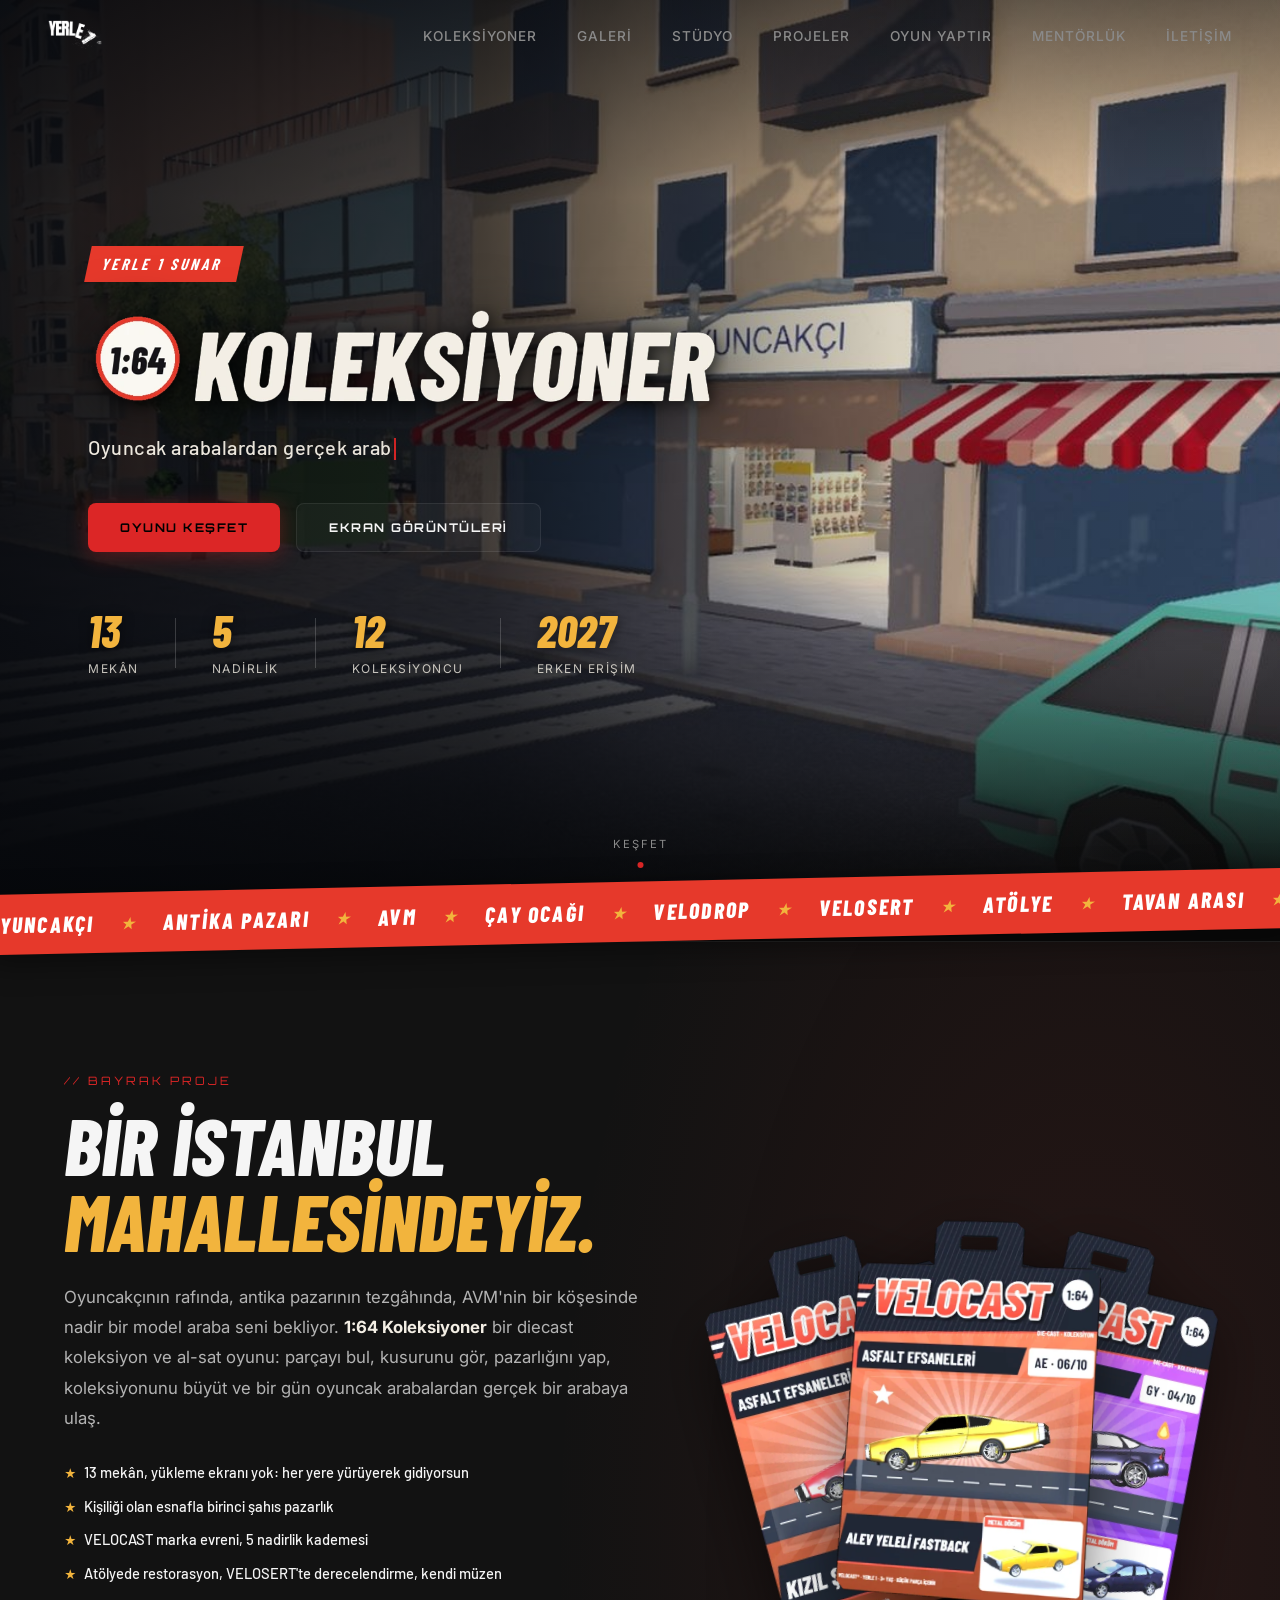
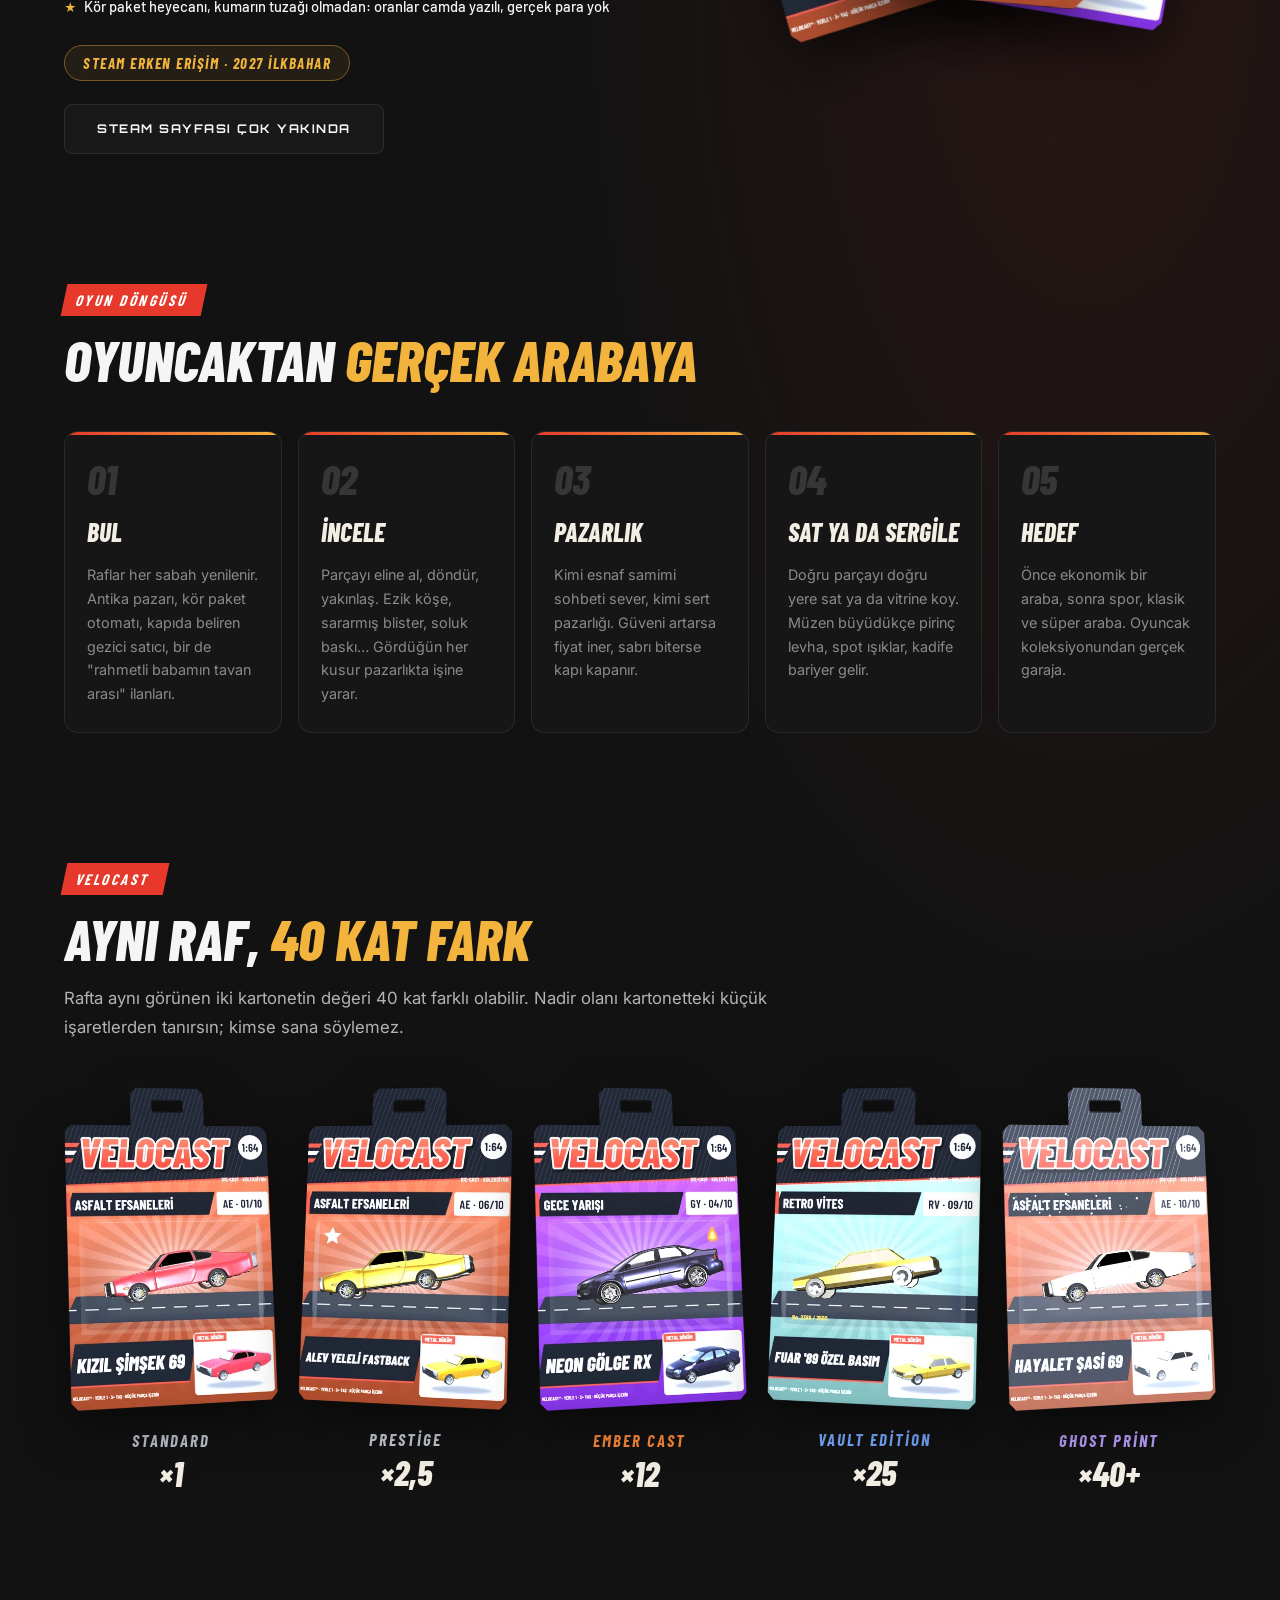
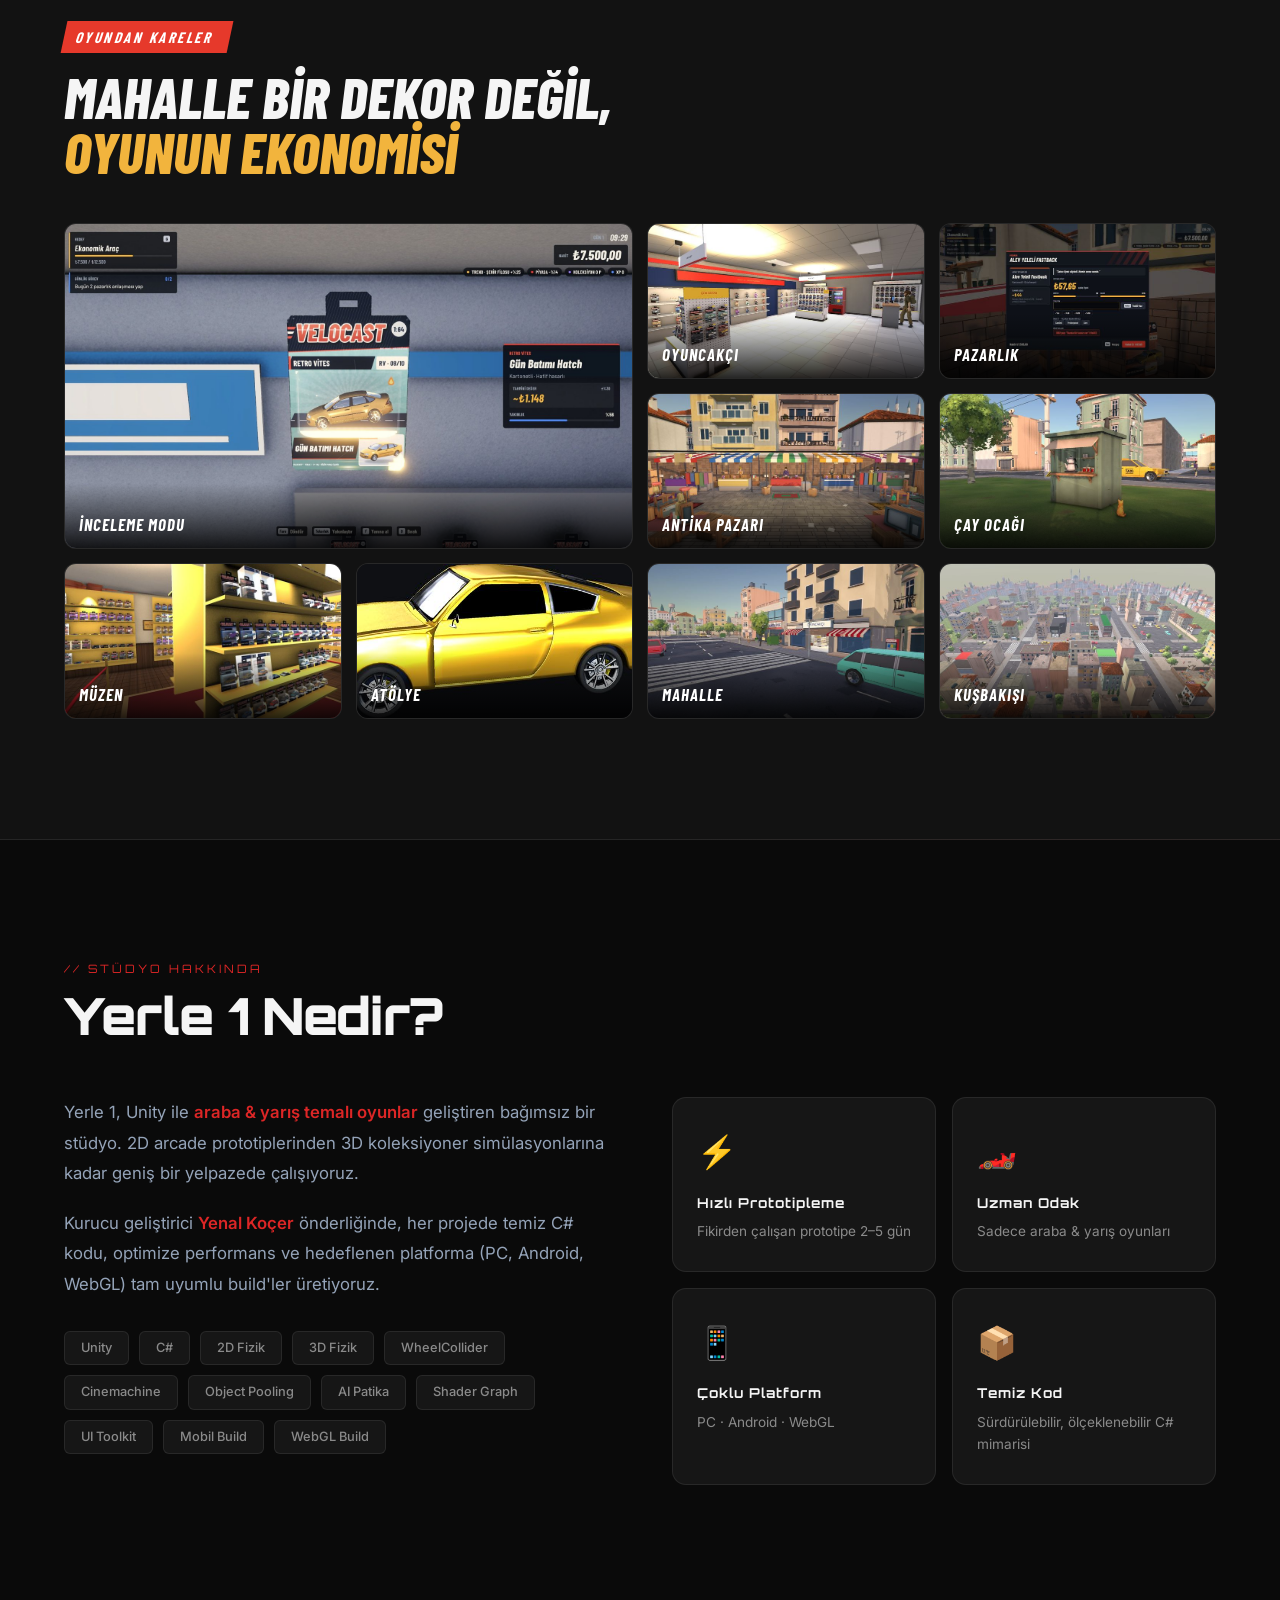
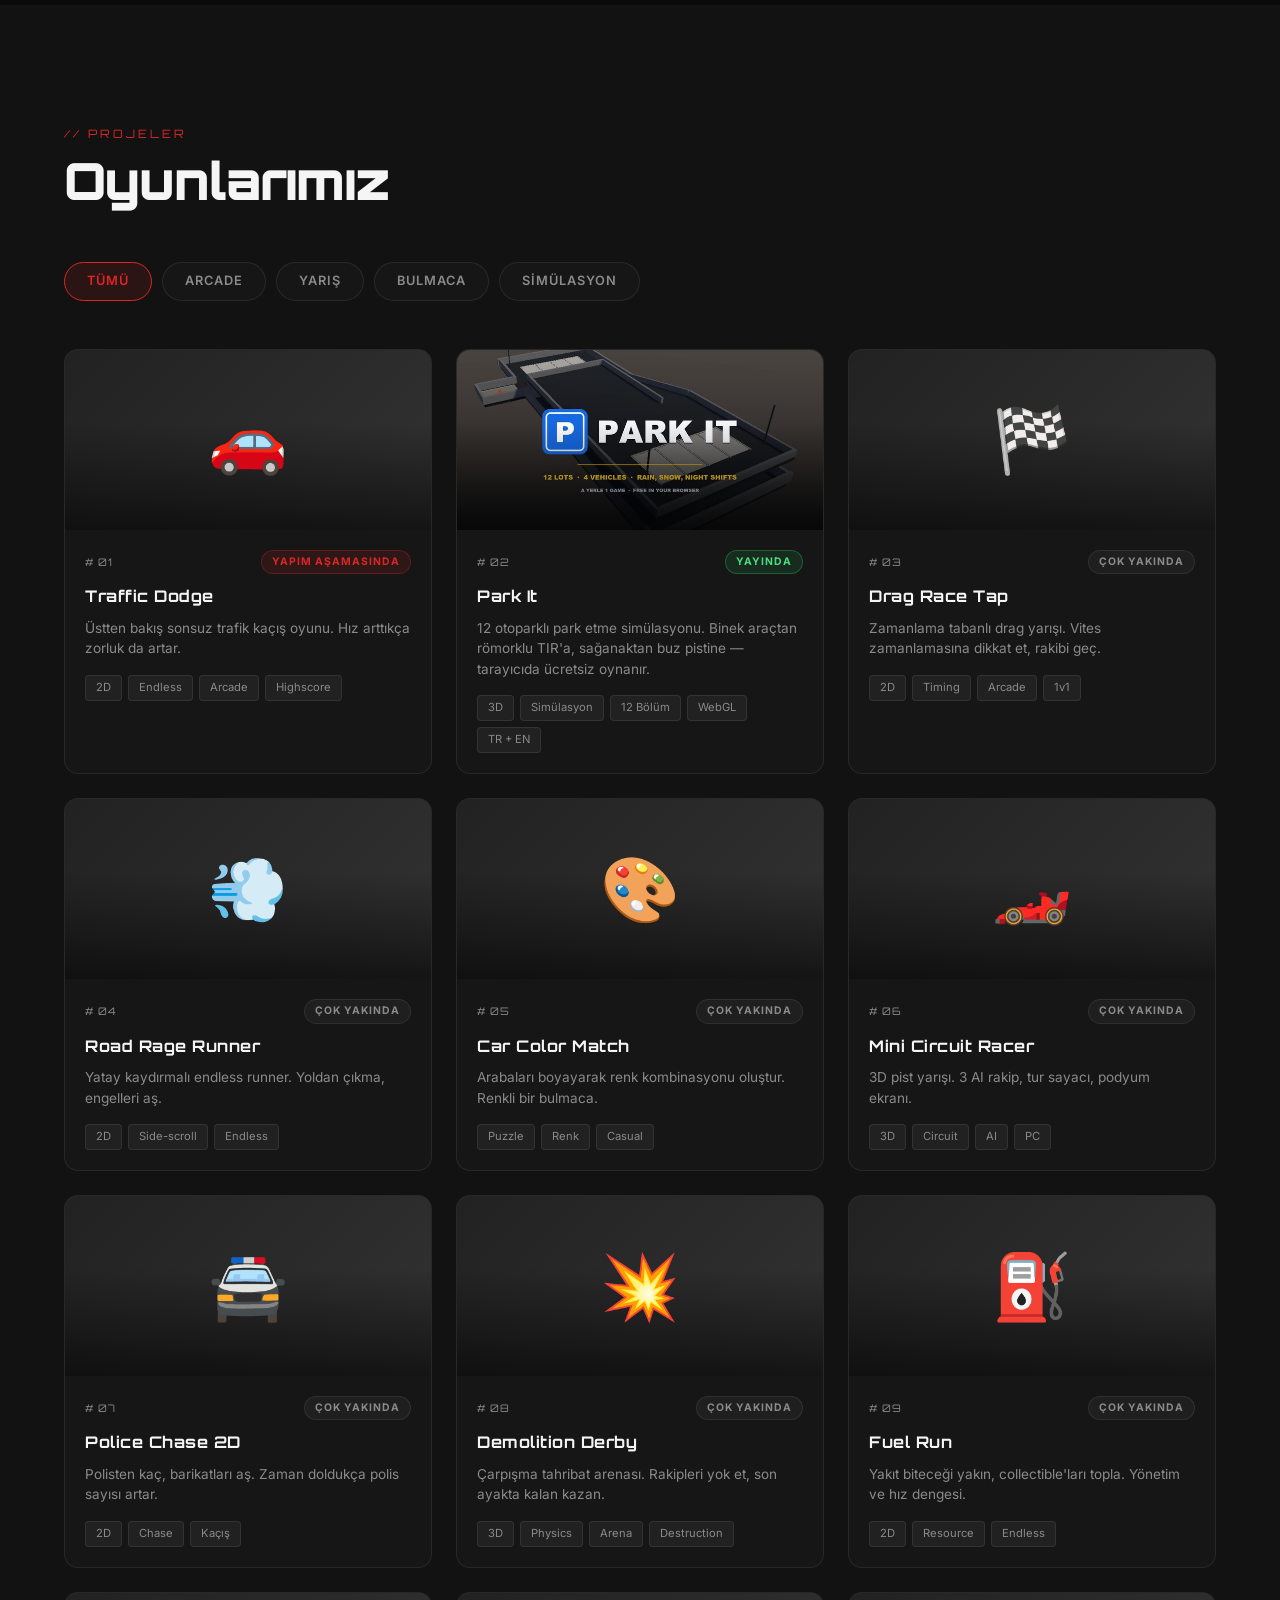
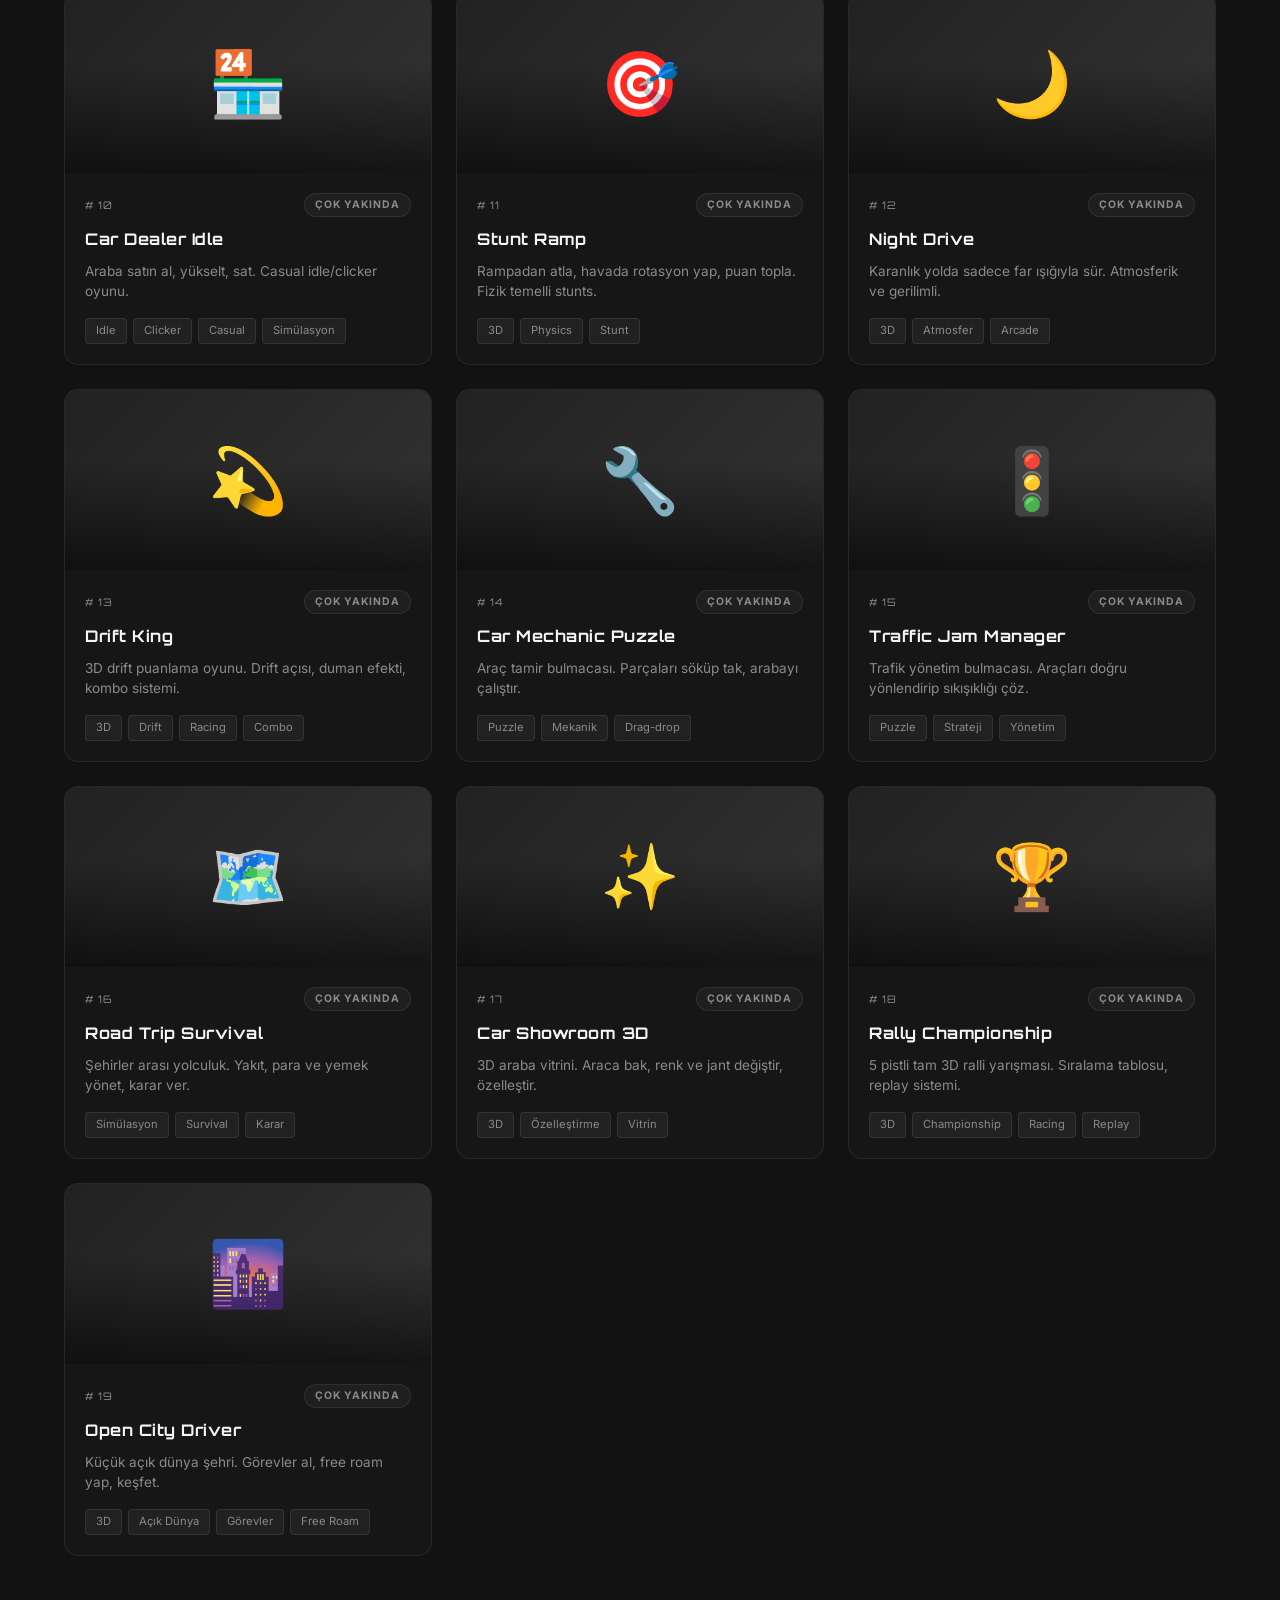
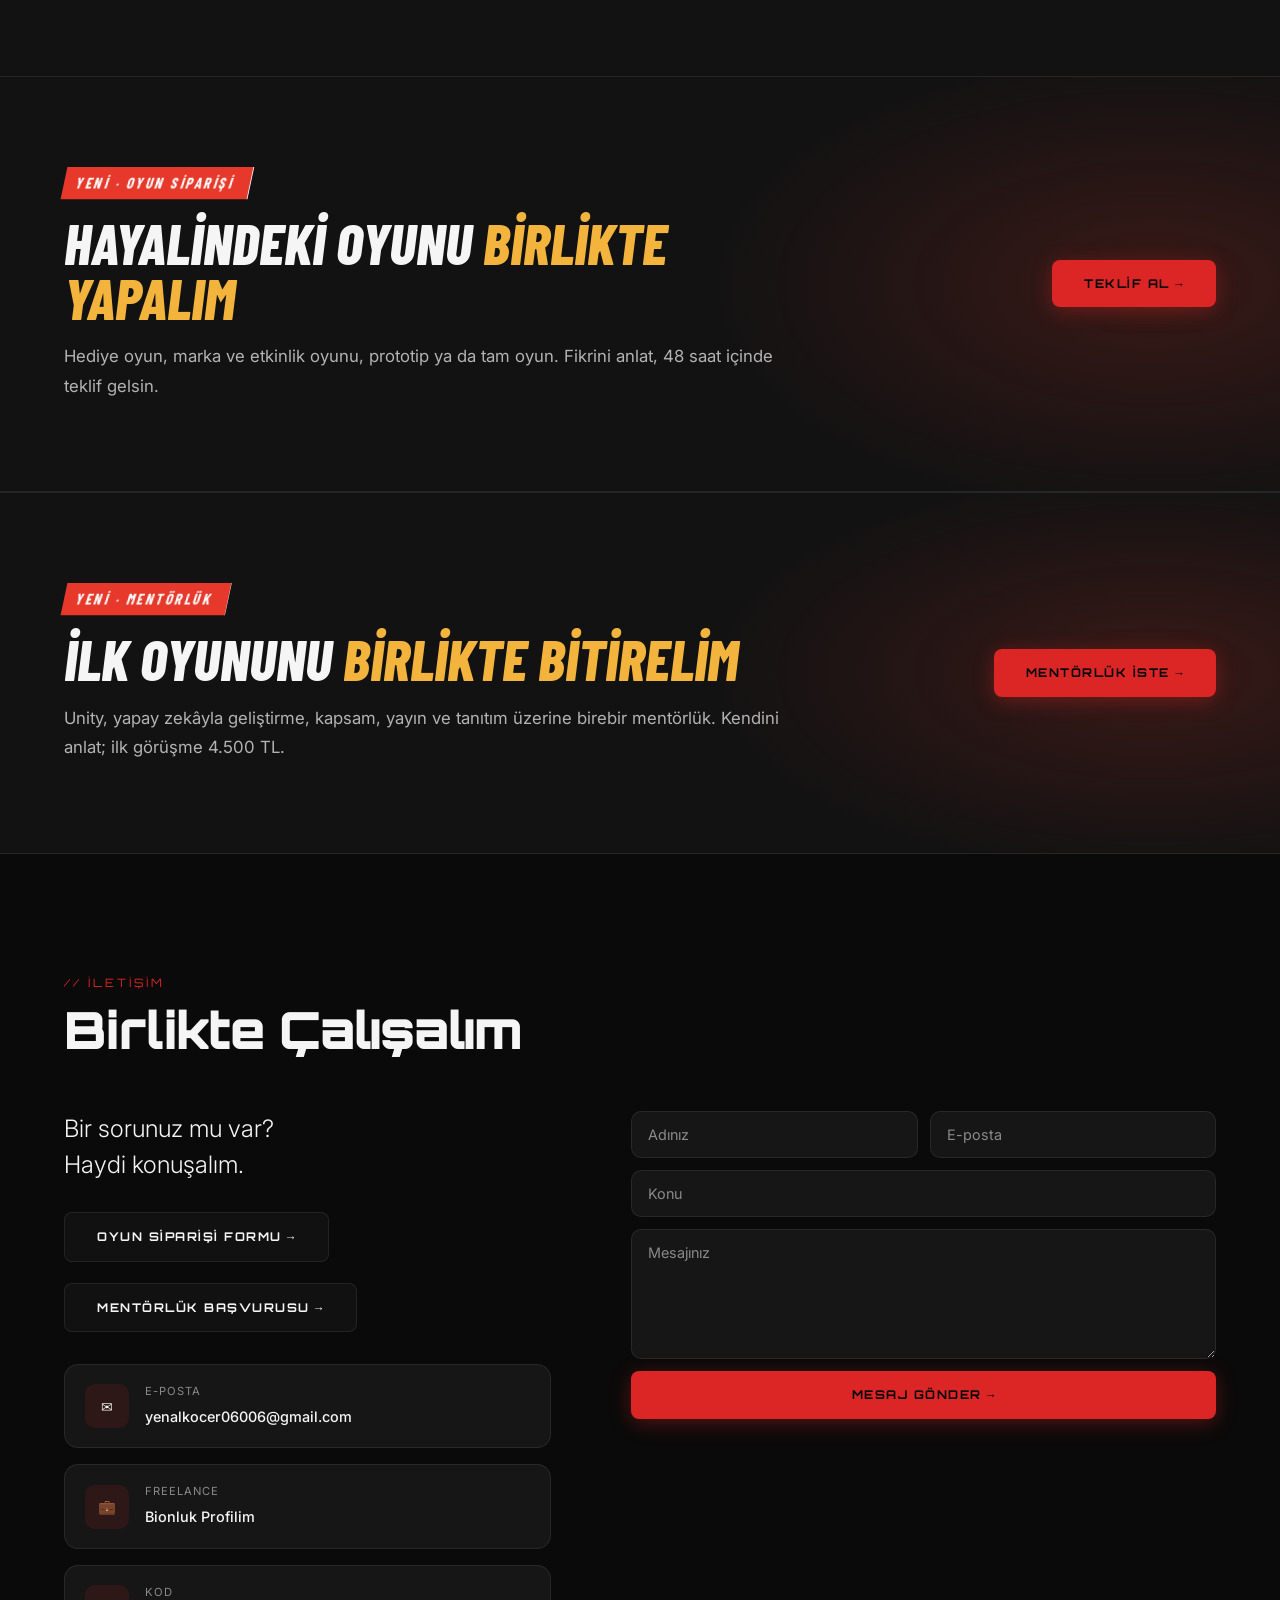
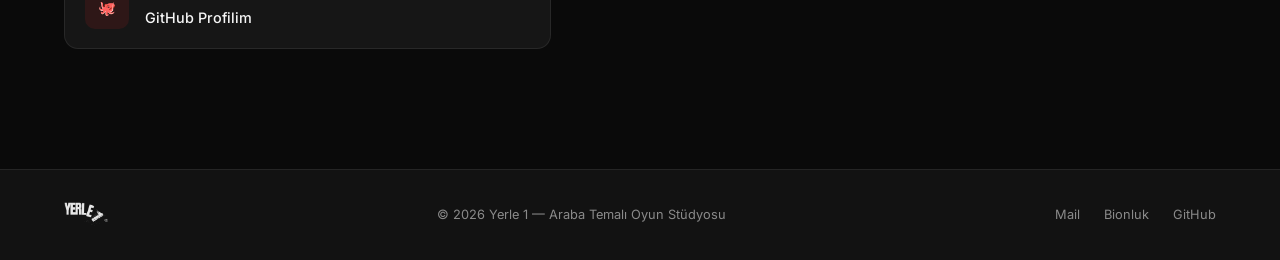
<file: index.html>
<!DOCTYPE html>
<html lang="tr">
<head>
  <meta charset="UTF-8">
  <meta name="viewport" content="width=device-width, initial-scale=1.0">
  <title>Yerle 1 — 1:64 Koleksiyoner</title>
  <meta name="description" content="Yerle 1 stüdyosunun bayrak oyunu 1:64 Koleksiyoner: bir İstanbul mahallesinde diecast koleksiyon ve al-sat oyunu. Steam Erken Erişim 2027.">
  <meta property="og:title" content="1:64 Koleksiyoner — Yerle 1">
  <meta property="og:description" content="Oyuncakçıdan antika pazarına: nadir model arabaları bul, pazarlık yap, koleksiyonunu büyüt.">
  <meta property="og:image" content="https://yenalkocer.github.io/assets/kol/hero.jpg">
  <link rel="preconnect" href="https://fonts.googleapis.com">
  <link rel="preconnect" href="https://fonts.gstatic.com" crossorigin>
  <link href="https://fonts.googleapis.com/css2?family=Orbitron:wght@400;600;700;900&family=Barlow+Condensed:ital,wght@0,700;1,700;1,800&family=Barlow:wght@500;600&family=Inter:wght@300;400;500;600&display=swap" rel="stylesheet">
  <link rel="stylesheet" href="style.css">
</head>
<body>

  <!-- NAV -->
  <nav class="nav" id="nav">
    <a href="#hero" class="nav__logo"><img src="assets/logo-mark.png" alt="Yerle 1"></a>
    <ul class="nav__links" id="navLinks">
      <li><a href="#koleksiyoner" class="nav__link">Koleksiyoner</a></li>
      <li><a href="#galeri" class="nav__link">Galeri</a></li>
      <li><a href="#about" class="nav__link">Stüdyo</a></li>
      <li><a href="#games" class="nav__link">Projeler</a></li>
      <li><a href="siparis.html" class="nav__link">Oyun Yaptır</a></li>
      <li><a href="mentorluk.html" class="nav__link">Mentörlük</a></li>
      <li><a href="#contact" class="nav__link">İletişim</a></li>
    </ul>
    <button class="nav__burger" id="burger" aria-label="Menü">
      <span></span><span></span><span></span>
    </button>
  </nav>

  <!-- HERO — 1:64 KOLEKSİYONER -->
  <section class="hero" id="hero">
    <div class="hero__bg"><img src="assets/kol/hero.jpg" alt="" fetchpriority="high"></div>
    <div class="hero__shade"></div>
    <div class="hero__content reveal">
      <span class="kol-kicker">Yerle 1 sunar</span>
      <h1 class="hero__title"><img src="assets/kol/logo.webp" alt="1:64 Koleksiyoner" class="hero__game-logo"></h1>
      <p class="hero__sub" id="typewriter"></p>
      <div class="hero__cta">
        <a href="#koleksiyoner" class="btn btn--primary">Oyunu Keşfet</a>
        <a href="#galeri" class="btn btn--ghost">Ekran Görüntüleri</a>
      </div>
      <div class="hero__stats">
        <div class="hero__stat">
          <b class="count" data-to="13">0</b>
          <span>Mekân</span>
        </div>
        <div class="hero__stat-divider"></div>
        <div class="hero__stat">
          <b class="count" data-to="5">0</b>
          <span>Nadirlik</span>
        </div>
        <div class="hero__stat-divider"></div>
        <div class="hero__stat">
          <b class="count" data-to="12">0</b>
          <span>Koleksiyoncu</span>
        </div>
        <div class="hero__stat-divider"></div>
        <div class="hero__stat">
          <b>2027</b>
          <span>Erken Erişim</span>
        </div>
      </div>
    </div>
    <a href="#koleksiyoner" class="hero__scroll">
      <span>Keşfet</span>
      <div class="hero__scroll-dot"></div>
    </a>
  </section>

  <!-- KAYAN ŞERİT -->
  <div class="kol-ticker" aria-hidden="true">
    <div class="kol-ticker__track">
      <span>Oyuncakçı</span><span>Antika Pazarı</span><span>AVM</span><span>Çay Ocağı</span><span>Velodrop</span><span>VELOSERT</span><span>Atölye</span><span>Tavan Arası</span><span>Müze</span>
      <span>Oyuncakçı</span><span>Antika Pazarı</span><span>AVM</span><span>Çay Ocağı</span><span>Velodrop</span><span>VELOSERT</span><span>Atölye</span><span>Tavan Arası</span><span>Müze</span>
    </div>
  </div>

  <!-- FLAGSHIP: KOLEKSİYONER -->
  <section class="flagship" id="koleksiyoner">
    <div class="container">
      <div class="flagship__grid">
        <div class="flagship__info reveal">
          <span class="section-tag">// BAYRAK PROJE</span>
          <h2 class="flagship__title">Bir İstanbul<br><em>mahallesindeyiz.</em></h2>
          <p class="flagship__desc">Oyuncakçının rafında, antika pazarının tezgâhında, AVM'nin bir köşesinde nadir bir model araba seni bekliyor. <strong>1:64 Koleksiyoner</strong> bir diecast koleksiyon ve al-sat oyunu: parçayı bul, kusurunu gör, pazarlığını yap, koleksiyonunu büyüt ve bir gün oyuncak arabalardan gerçek bir arabaya ulaş.</p>
          <ul class="flagship__features">
            <li>13 mekân, yükleme ekranı yok: her yere yürüyerek gidiyorsun</li>
            <li>Kişiliği olan esnafla birinci şahıs pazarlık</li>
            <li>VELOCAST marka evreni, 5 nadirlik kademesi</li>
            <li>Atölyede restorasyon, VELOSERT'te derecelendirme, kendi müzen</li>
            <li>Kör paket heyecanı, kumarın tuzağı olmadan: oranlar camda yazılı, gerçek para yok</li>
          </ul>
          <div class="flagship__meta">
            <span class="badge badge--flagship">Steam Erken Erişim · 2027 İlkbahar</span>
          </div>
          <div class="flagship__cta">
            <button class="btn btn--ghost" disabled>Steam Sayfası Çok Yakında</button>
          </div>
        </div>
        <div class="flagship__visual reveal">
          <div class="kol-fan" aria-label="VELOCAST kartonetleri">
            <img src="assets/kol/kart_AE-01.webp" alt="Kızıl Şimşek 69 kartoneti" class="kol-fan__card kol-fan__card--l" loading="lazy">
            <img src="assets/kol/kart_GY-04.webp" alt="Neon Gölge RX kartoneti" class="kol-fan__card kol-fan__card--r" loading="lazy">
            <img src="assets/kol/kart_AE-06.webp" alt="Alev Yeleli Fastback kartoneti" class="kol-fan__card kol-fan__card--c" loading="lazy">
          </div>
        </div>
      </div>

      <!-- DÖNGÜ -->
      <div class="kol-block">
        <div class="kol-head reveal">
          <span class="kol-strip">Oyun döngüsü</span>
          <h3 class="kol-h">Oyuncaktan <em>gerçek arabaya</em></h3>
        </div>
        <ol class="kol-loop">
          <li class="reveal"><b>01</b><h4>Bul</h4><p>Raflar her sabah yenilenir. Antika pazarı, kör paket otomatı, kapıda beliren gezici satıcı, bir de "rahmetli babamın tavan arası" ilanları.</p></li>
          <li class="reveal"><b>02</b><h4>İncele</h4><p>Parçayı eline al, döndür, yakınlaş. Ezik köşe, sararmış blister, soluk baskı… Gördüğün her kusur pazarlıkta işine yarar.</p></li>
          <li class="reveal"><b>03</b><h4>Pazarlık</h4><p>Kimi esnaf samimi sohbeti sever, kimi sert pazarlığı. Güveni artarsa fiyat iner, sabrı biterse kapı kapanır.</p></li>
          <li class="reveal"><b>04</b><h4>Sat ya da sergile</h4><p>Doğru parçayı doğru yere sat ya da vitrine koy. Müzen büyüdükçe pirinç levha, spot ışıklar, kadife bariyer gelir.</p></li>
          <li class="reveal"><b>05</b><h4>Hedef</h4><p>Önce ekonomik bir araba, sonra spor, klasik ve süper araba. Oyuncak koleksiyonundan gerçek garaja.</p></li>
        </ol>
      </div>

      <!-- NADİRLİK -->
      <div class="kol-block">
        <div class="kol-head reveal">
          <span class="kol-strip">VELOCAST</span>
          <h3 class="kol-h">Aynı raf, <em>40 kat fark</em></h3>
          <p class="kol-lead">Rafta aynı görünen iki kartonetin değeri 40 kat farklı olabilir. Nadir olanı kartonetteki küçük işaretlerden tanırsın; kimse sana söylemez.</p>
        </div>
        <div class="kol-rarity">
          <figure class="rar reveal" style="--rc:#bec4ce"><img src="assets/kol/kart_AE-01.webp" alt="Standard kademede kartonet" loading="lazy"><figcaption><span>Standard</span><b>×1</b></figcaption></figure>
          <figure class="rar reveal" style="--rc:#c8cdd7"><img src="assets/kol/kart_AE-06.webp" alt="Prestige kademede kartonet" loading="lazy"><figcaption><span>Prestige</span><b>×2,5</b></figcaption></figure>
          <figure class="rar reveal" style="--rc:#ff8c3c"><img src="assets/kol/kart_GY-04.webp" alt="Ember Cast kademede kartonet" loading="lazy"><figcaption><span>Ember Cast</span><b>×12</b></figcaption></figure>
          <figure class="rar reveal" style="--rc:#78aaff"><img src="assets/kol/kart_RV-09.webp" alt="Vault Edition kademede kartonet" loading="lazy"><figcaption><span>Vault Edition</span><b>×25</b></figcaption></figure>
          <figure class="rar reveal" style="--rc:#bea0ff"><img src="assets/kol/kart_AE-10.webp" alt="Ghost Print kademede kartonet" loading="lazy"><figcaption><span>Ghost Print</span><b>×40+</b></figcaption></figure>
        </div>
      </div>

      <!-- GALERİ -->
      <div class="kol-block" id="galeri">
        <div class="kol-head reveal">
          <span class="kol-strip">Oyundan kareler</span>
          <h3 class="kol-h">Mahalle bir dekor değil, <em>oyunun ekonomisi</em></h3>
        </div>
        <div class="kol-gallery" id="kolGallery"></div>
      </div>
    </div>
  </section>

  <!-- LIGHTBOX -->
  <div class="lightbox" id="lightbox" role="dialog" aria-modal="true" aria-label="Ekran görüntüsü">
    <button class="lightbox__btn lightbox__close" id="lbClose" aria-label="Kapat">✕</button>
    <button class="lightbox__btn lightbox__prev" id="lbPrev" aria-label="Önceki">‹</button>
    <figure class="lightbox__fig">
      <img id="lbImg" alt="">
      <figcaption id="lbCap"></figcaption>
    </figure>
    <button class="lightbox__btn lightbox__next" id="lbNext" aria-label="Sonraki">›</button>
  </div>

  <!-- ABOUT / STÜDYO -->
  <section class="about" id="about">
    <div class="container">
      <div class="section-header reveal">
        <span class="section-tag">// STÜDYO HAKKINDA</span>
        <h2>Yerle 1 Nedir?</h2>
      </div>
      <div class="about__grid">
        <div class="about__text reveal">
          <p>Yerle 1, Unity ile <strong>araba &amp; yarış temalı oyunlar</strong> geliştiren bağımsız bir stüdyo. 2D arcade prototiplerinden 3D koleksiyoner simülasyonlarına kadar geniş bir yelpazede çalışıyoruz.</p>
          <p>Kurucu geliştirici <strong>Yenal Koçer</strong> önderliğinde, her projede temiz C# kodu, optimize performans ve hedeflenen platforma (PC, Android, WebGL) tam uyumlu build'ler üretiyoruz.</p>
          <div class="skill-grid">
            <span class="skill">Unity</span>
            <span class="skill">C#</span>
            <span class="skill">2D Fizik</span>
            <span class="skill">3D Fizik</span>
            <span class="skill">WheelCollider</span>
            <span class="skill">Cinemachine</span>
            <span class="skill">Object Pooling</span>
            <span class="skill">AI Patika</span>
            <span class="skill">Shader Graph</span>
            <span class="skill">UI Toolkit</span>
            <span class="skill">Mobil Build</span>
            <span class="skill">WebGL Build</span>
          </div>
        </div>
        <div class="about__cards">
          <div class="feat reveal">
            <div class="feat__icon">⚡</div>
            <h3>Hızlı Prototipleme</h3>
            <p>Fikirden çalışan prototipe 2–5 gün</p>
          </div>
          <div class="feat reveal">
            <div class="feat__icon">🏎️</div>
            <h3>Uzman Odak</h3>
            <p>Sadece araba &amp; yarış oyunları</p>
          </div>
          <div class="feat reveal">
            <div class="feat__icon">📱</div>
            <h3>Çoklu Platform</h3>
            <p>PC · Android · WebGL</p>
          </div>
          <div class="feat reveal">
            <div class="feat__icon">📦</div>
            <h3>Temiz Kod</h3>
            <p>Sürdürülebilir, ölçeklenebilir C# mimarisi</p>
          </div>
        </div>
      </div>
    </div>
  </section>

  <!-- GAMES / PROJELER -->
  <section class="games" id="games">
    <div class="container">
      <div class="section-header reveal">
        <span class="section-tag">// PROJELER</span>
        <h2>Oyunlarımız</h2>
      </div>
      <div class="filters reveal">
        <button class="filter active" data-filter="all">Tümü</button>
        <button class="filter" data-filter="arcade">Arcade</button>
        <button class="filter" data-filter="racing">Yarış</button>
        <button class="filter" data-filter="puzzle">Bulmaca</button>
        <button class="filter" data-filter="simulation">Simülasyon</button>
      </div>
      <div class="games__grid" id="gamesGrid"></div>
    </div>
  </section>

  <!-- OYUN SİPARİŞİ TANITIMI -->
  <section class="order-band" id="siparis">
    <div class="container order-band__inner reveal">
      <div>
        <span class="kol-strip">Yeni · Oyun siparişi</span>
        <h2 class="kol-h">Hayalindeki oyunu <em>birlikte yapalım</em></h2>
        <p class="kol-lead">Hediye oyun, marka ve etkinlik oyunu, prototip ya da tam oyun. Fikrini anlat, 48 saat içinde teklif gelsin.</p>
      </div>
      <a href="siparis.html" class="btn btn--primary">Teklif Al →</a>
    </div>
  </section>

  <!-- MENTÖRLÜK TANITIMI -->
  <section class="order-band" id="mentorluk">
    <div class="container order-band__inner reveal">
      <div>
        <span class="kol-strip">Yeni · Mentörlük</span>
        <h2 class="kol-h">İlk oyununu <em>birlikte bitirelim</em></h2>
        <p class="kol-lead">Unity, yapay zekâyla geliştirme, kapsam, yayın ve tanıtım üzerine birebir mentörlük. Kendini anlat; ilk görüşme 4.500 TL.</p>
      </div>
      <a href="mentorluk.html" class="btn btn--primary">Mentörlük İste →</a>
    </div>
  </section>

  <!-- CONTACT -->
  <section class="contact" id="contact">
    <div class="container">
      <div class="section-header reveal">
        <span class="section-tag">// İLETİŞİM</span>
        <h2>Birlikte Çalışalım</h2>
      </div>
      <div class="contact__grid">
        <div class="contact__info reveal">
          <p class="contact__lead">Bir sorunuz mu var?<br>Haydi konuşalım.</p>
          <a href="siparis.html" class="btn btn--ghost contact__order">Oyun siparişi formu →</a>
          <a href="mentorluk.html" class="btn btn--ghost contact__order">Mentörlük başvurusu →</a>
          <div class="contact__links">
            <a href="mailto:yenalkocer06006@gmail.com" class="clink">
              <span class="clink__icon">✉</span>
              <div>
                <small>E-Posta</small>
                <span>yenalkocer06006@gmail.com</span>
              </div>
            </a>
            <a href="#" class="clink">
              <span class="clink__icon">💼</span>
              <div>
                <small>Freelance</small>
                <span>Bionluk Profilim</span>
              </div>
            </a>
            <a href="#" class="clink">
              <span class="clink__icon">🐙</span>
              <div>
                <small>Kod</small>
                <span>GitHub Profilim</span>
              </div>
            </a>
          </div>
        </div>
        <form class="contact__form reveal" id="contactForm">
          <div class="form-row">
            <input type="text" name="ad" placeholder="Adınız" class="form-input" required>
            <input type="email" name="eposta" placeholder="E-posta" class="form-input" required>
          </div>
          <input type="text" name="konu" placeholder="Konu" class="form-input">
          <textarea name="mesaj" placeholder="Mesajınız" class="form-input form-ta" required></textarea>
          <button type="submit" class="btn btn--primary btn--wide">Mesaj Gönder →</button>
          <p class="form-success" id="formSuccess">E-posta uygulamanız açıldı; göndermek için Gönder'e basın. Açılmadıysa yenalkocer06006@gmail.com adresine yazın.</p>
        </form>
      </div>
    </div>
  </section>

  <!-- FOOTER -->
  <footer class="footer">
    <div class="container footer__inner">
      <img src="assets/logo-mark.png" alt="Yerle 1" class="footer__logo">
      <p>© 2026 Yerle 1 — Araba Temalı Oyun Stüdyosu</p>
      <div class="footer__links">
        <a href="mailto:yenalkocer06006@gmail.com">Mail</a>
        <a href="#">Bionluk</a>
        <a href="#">GitHub</a>
      </div>
    </div>
  </footer>

  <!-- MODAL -->
  <div class="modal" id="modal">
    <div class="modal__backdrop" id="modalBackdrop"></div>
    <div class="modal__box">
      <button class="modal__close" id="modalClose">✕</button>
      <div id="modalContent"></div>
    </div>
  </div>

  <script src="script.js"></script>
</body>
</html>
</file>
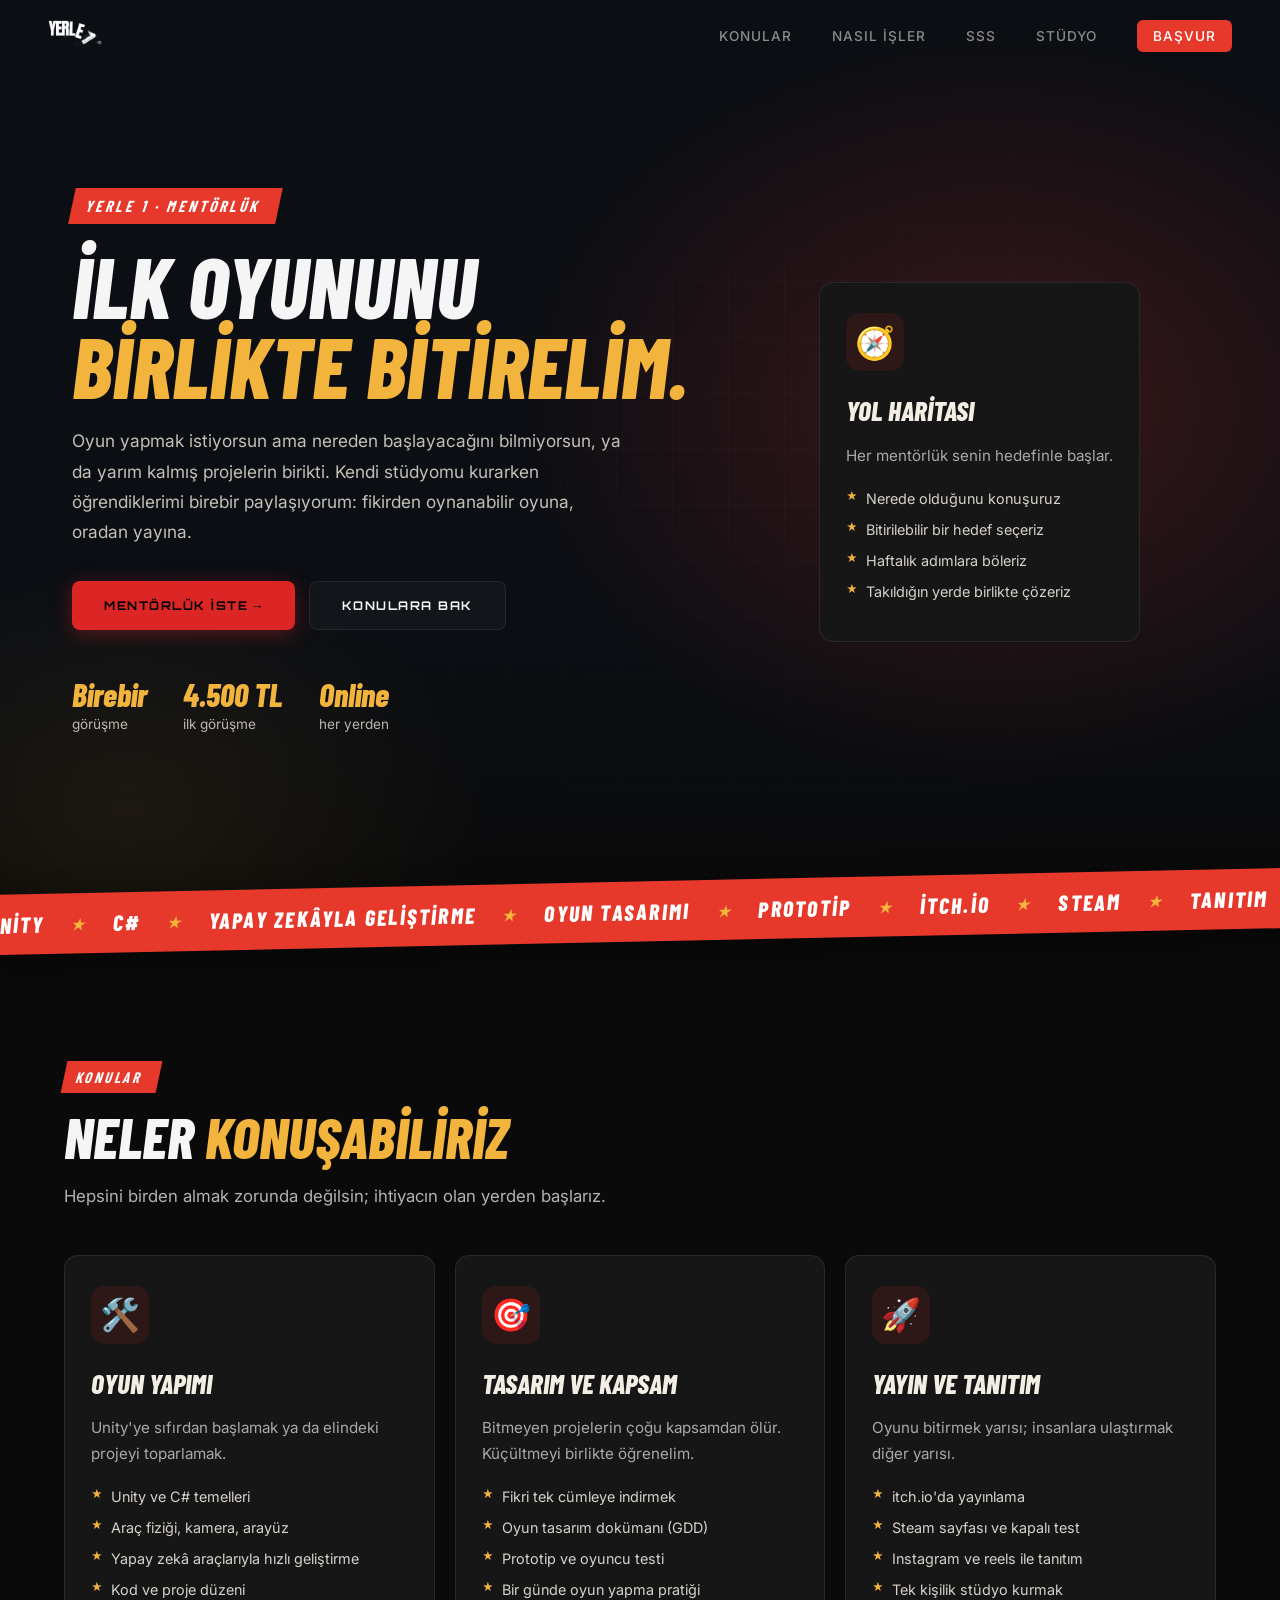
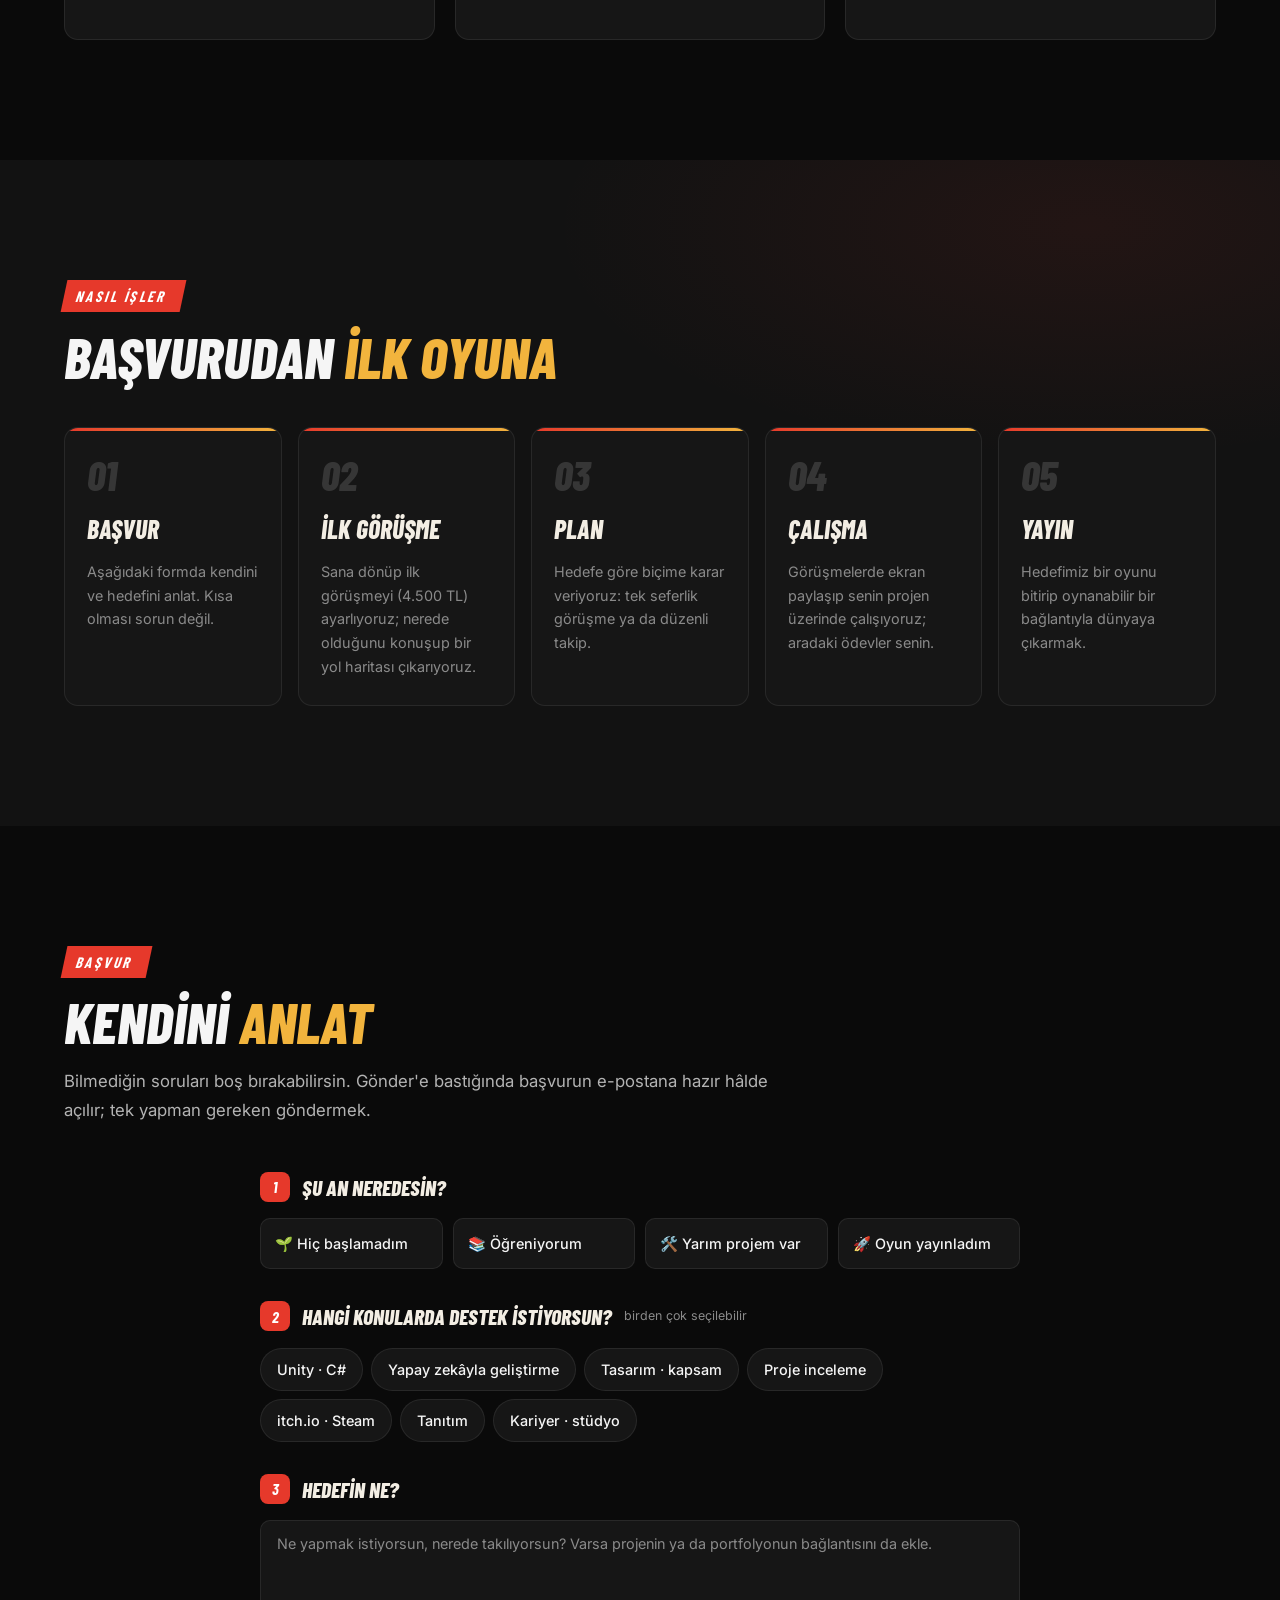
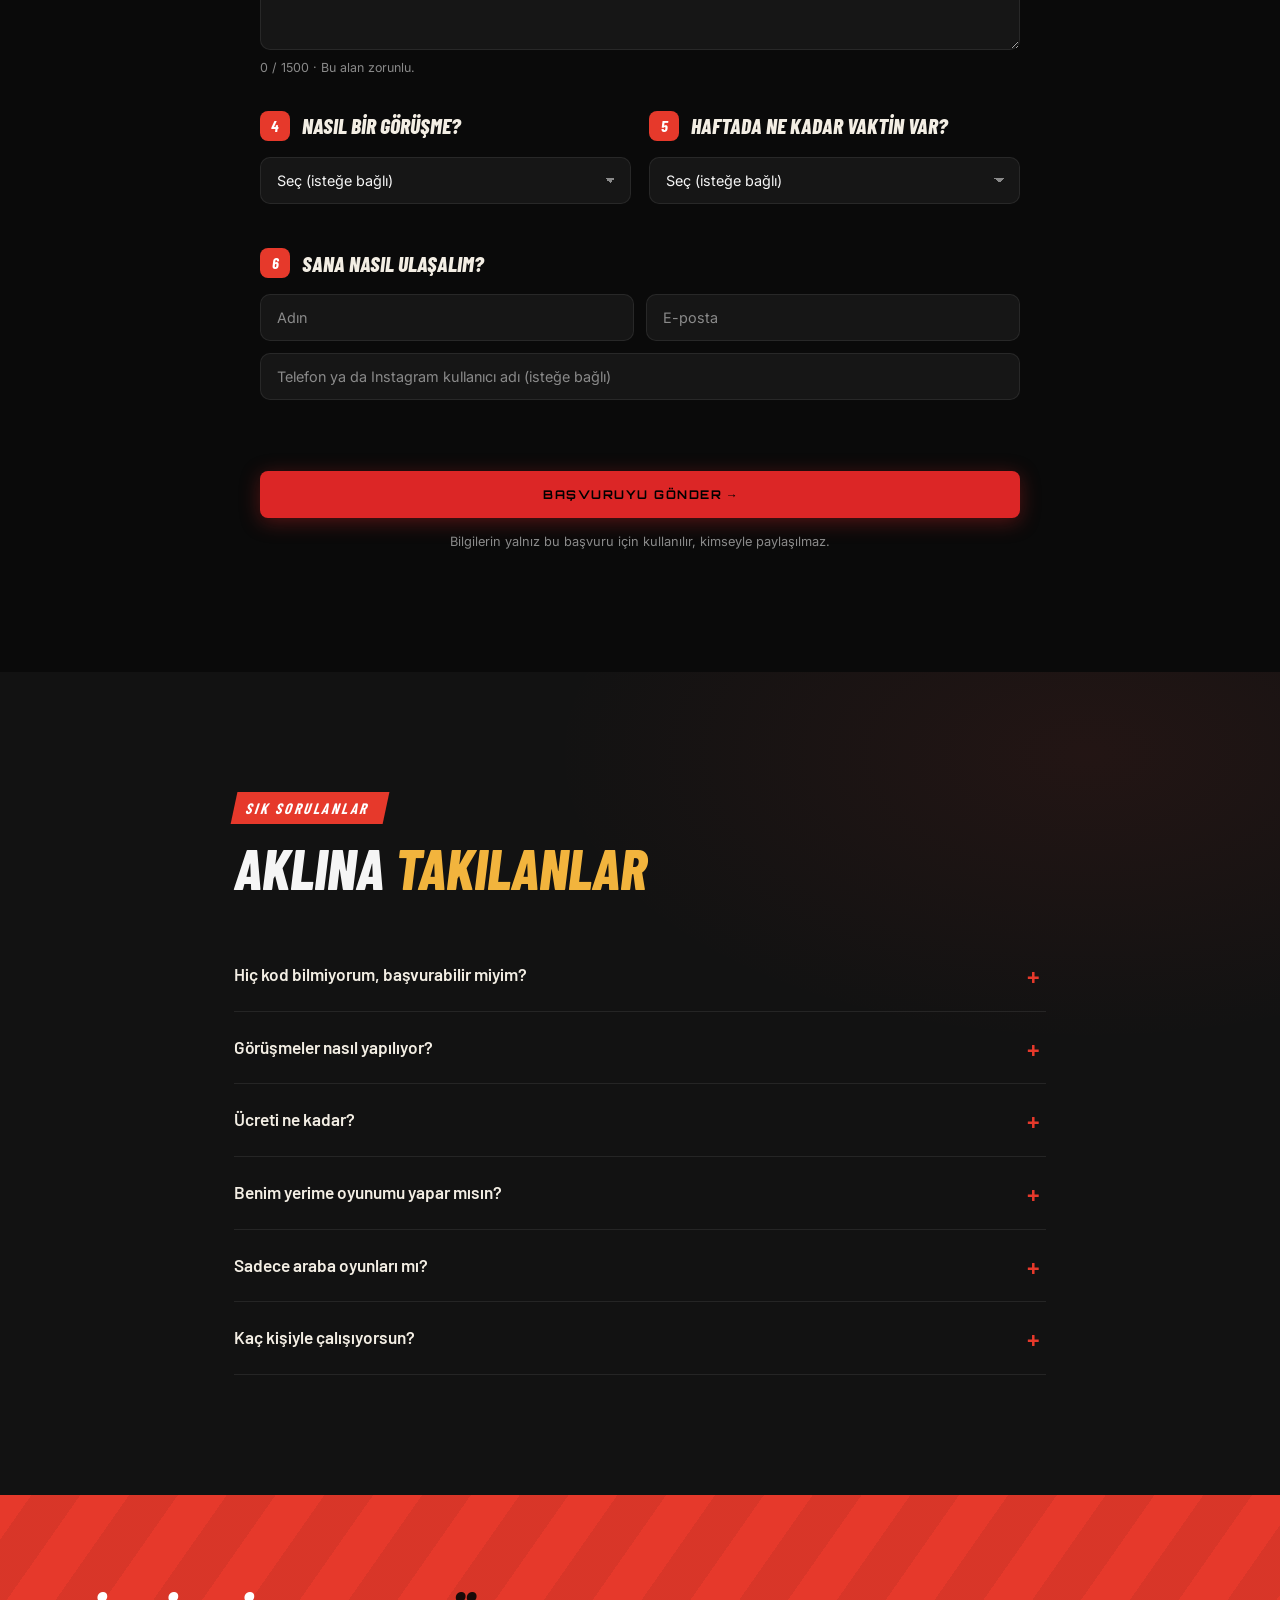
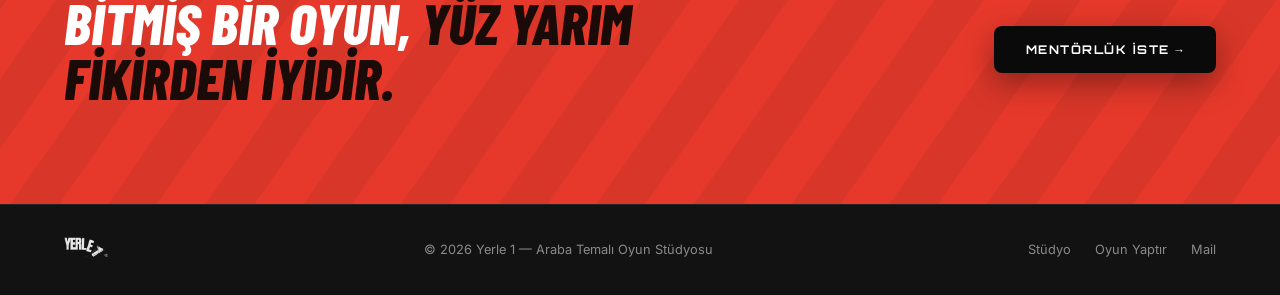
<file: mentorluk.html>
<!DOCTYPE html>
<html lang="tr">
<head>
  <meta charset="UTF-8">
  <meta name="viewport" content="width=device-width, initial-scale=1.0">
  <title>Mentörlük — Yerle 1</title>
  <meta name="description" content="Oyun geliştirmeye başlamak, ilk oyununu bitirip yayınlamak isteyenlere birebir mentörlük. Unity, yapay zekâyla geliştirme, itch.io ve Steam yolculuğu.">
  <meta property="og:title" content="Yerle 1 Mentörlük — İlk oyununu birlikte bitirelim">
  <meta property="og:description" content="Unity, yapay zekâyla oyun geliştirme, yayınlama ve tanıtım üzerine birebir mentörlük. Kendini anlat; ilk görüşme 4.500 TL.">
  <meta property="og:image" content="https://yenalkocer.github.io/assets/kol/hero.jpg">
  <link rel="preconnect" href="https://fonts.googleapis.com">
  <link rel="preconnect" href="https://fonts.gstatic.com" crossorigin>
  <link href="https://fonts.googleapis.com/css2?family=Orbitron:wght@400;600;700;900&family=Barlow+Condensed:ital,wght@0,700;1,700;1,800&family=Barlow:wght@500;600&family=Inter:wght@300;400;500;600&display=swap" rel="stylesheet">
  <link rel="stylesheet" href="style.css">
  <link rel="stylesheet" href="siparis.css">
</head>
<body>

  <!-- NAV -->
  <nav class="nav" id="nav">
    <a href="index.html" class="nav__logo"><img src="assets/logo-mark.png" alt="Yerle 1"></a>
    <ul class="nav__links" id="navLinks">
      <li><a href="#konular" class="nav__link">Konular</a></li>
      <li><a href="#bicim" class="nav__link">Nasıl İşler</a></li>
      <li><a href="#sss" class="nav__link">SSS</a></li>
      <li><a href="index.html" class="nav__link">Stüdyo</a></li>
      <li><a href="#basvur" class="nav__link sp-navcta">Başvur</a></li>
    </ul>
    <button class="nav__burger" id="burger" aria-label="Menü">
      <span></span><span></span><span></span>
    </button>
  </nav>

  <!-- HERO -->
  <header class="sp-hero">
    <div class="sp-hero__bg" aria-hidden="true"></div>
    <div class="container sp-hero__grid">
      <div class="sp-hero__text reveal">
        <span class="kol-kicker">Yerle 1 · Mentörlük</span>
        <h1 class="sp-hero__title">İlk oyununu<br><em>birlikte bitirelim.</em></h1>
        <p class="sp-hero__sub">Oyun yapmak istiyorsun ama nereden başlayacağını bilmiyorsun, ya da yarım kalmış projelerin birikti. Kendi stüdyomu kurarken öğrendiklerimi birebir paylaşıyorum: fikirden oynanabilir oyuna, oradan yayına.</p>
        <div class="sp-hero__cta">
          <a href="#basvur" class="btn btn--primary">Mentörlük İste →</a>
          <a href="#konular" class="btn btn--ghost">Konulara Bak</a>
        </div>
        <ul class="sp-hero__proof">
          <li><b>Birebir</b><span>görüşme</span></li>
          <li><b>4.500 TL</b><span>ilk görüşme</span></li>
          <li><b>Online</b><span>her yerden</span></li>
        </ul>
      </div>

      <div class="sp-hero__card reveal" aria-hidden="true">
        <article class="who">
          <div class="who__icon">🧭</div>
          <h3>Yol haritası</h3>
          <p>Her mentörlük senin hedefinle başlar.</p>
          <ul>
            <li>Nerede olduğunu konuşuruz</li>
            <li>Bitirilebilir bir hedef seçeriz</li>
            <li>Haftalık adımlara böleriz</li>
            <li>Takıldığın yerde birlikte çözeriz</li>
          </ul>
        </article>
      </div>
    </div>
  </header>

  <!-- KAYAN ŞERİT -->
  <div class="kol-ticker" aria-hidden="true">
    <div class="kol-ticker__track">
      <span>Unity</span><span>C#</span><span>Yapay zekâyla geliştirme</span><span>Oyun tasarımı</span><span>Prototip</span><span>itch.io</span><span>Steam</span><span>Tanıtım</span>
      <span>Unity</span><span>C#</span><span>Yapay zekâyla geliştirme</span><span>Oyun tasarımı</span><span>Prototip</span><span>itch.io</span><span>Steam</span><span>Tanıtım</span>
    </div>
  </div>

  <!-- KONULAR -->
  <section class="sp-sec" id="konular">
    <div class="container">
      <div class="kol-head reveal">
        <span class="kol-strip">Konular</span>
        <h2 class="kol-h">Neler <em>konuşabiliriz</em></h2>
        <p class="kol-lead">Hepsini birden almak zorunda değilsin; ihtiyacın olan yerden başlarız.</p>
      </div>
      <div class="sp-who">
        <article class="who reveal">
          <div class="who__icon">🛠️</div>
          <h3>Oyun yapımı</h3>
          <p>Unity'ye sıfırdan başlamak ya da elindeki projeyi toparlamak.</p>
          <ul>
            <li>Unity ve C# temelleri</li>
            <li>Araç fiziği, kamera, arayüz</li>
            <li>Yapay zekâ araçlarıyla hızlı geliştirme</li>
            <li>Kod ve proje düzeni</li>
          </ul>
        </article>
        <article class="who reveal">
          <div class="who__icon">🎯</div>
          <h3>Tasarım ve kapsam</h3>
          <p>Bitmeyen projelerin çoğu kapsamdan ölür. Küçültmeyi birlikte öğrenelim.</p>
          <ul>
            <li>Fikri tek cümleye indirmek</li>
            <li>Oyun tasarım dokümanı (GDD)</li>
            <li>Prototip ve oyuncu testi</li>
            <li>Bir günde oyun yapma pratiği</li>
          </ul>
        </article>
        <article class="who reveal">
          <div class="who__icon">🚀</div>
          <h3>Yayın ve tanıtım</h3>
          <p>Oyunu bitirmek yarısı; insanlara ulaştırmak diğer yarısı.</p>
          <ul>
            <li>itch.io'da yayınlama</li>
            <li>Steam sayfası ve kapalı test</li>
            <li>Instagram ve reels ile tanıtım</li>
            <li>Tek kişilik stüdyo kurmak</li>
          </ul>
        </article>
      </div>
    </div>
  </section>

  <!-- NASIL İŞLER -->
  <section class="sp-sec sp-sec--alt" id="bicim">
    <div class="container">
      <div class="kol-head reveal">
        <span class="kol-strip">Nasıl işler</span>
        <h2 class="kol-h">Başvurudan <em>ilk oyuna</em></h2>
      </div>
      <ol class="kol-loop">
        <li class="reveal"><b>01</b><h4>Başvur</h4><p>Aşağıdaki formda kendini ve hedefini anlat. Kısa olması sorun değil.</p></li>
        <li class="reveal"><b>02</b><h4>İlk görüşme</h4><p>Sana dönüp ilk görüşmeyi (4.500 TL) ayarlıyoruz; nerede olduğunu konuşup bir yol haritası çıkarıyoruz.</p></li>
        <li class="reveal"><b>03</b><h4>Plan</h4><p>Hedefe göre biçime karar veriyoruz: tek seferlik görüşme ya da düzenli takip.</p></li>
        <li class="reveal"><b>04</b><h4>Çalışma</h4><p>Görüşmelerde ekran paylaşıp senin projen üzerinde çalışıyoruz; aradaki ödevler senin.</p></li>
        <li class="reveal"><b>05</b><h4>Yayın</h4><p>Hedefimiz bir oyunu bitirip oynanabilir bir bağlantıyla dünyaya çıkarmak.</p></li>
      </ol>
    </div>
  </section>

  <!-- BAŞVURU FORMU -->
  <section class="sp-sec" id="basvur">
    <div class="container">
      <div class="kol-head reveal">
        <span class="kol-strip">Başvur</span>
        <h2 class="kol-h">Kendini <em>anlat</em></h2>
        <p class="kol-lead">Bilmediğin soruları boş bırakabilirsin. Gönder'e bastığında başvurun e-postana hazır hâlde açılır; tek yapman gereken göndermek.</p>
      </div>

      <div class="sp-form-wrap" style="grid-template-columns: 1fr; max-width: 760px; margin: 0 auto;">
        <form class="sp-form reveal" id="mentorForm" novalidate>

          <fieldset class="q">
            <legend><b>1</b> Şu an neredesin?</legend>
            <div class="opts" data-name="seviye">
              <label><input type="radio" name="seviye" value="Hiç başlamadım"><span>🌱 Hiç başlamadım</span></label>
              <label><input type="radio" name="seviye" value="Öğreniyorum, oyun bitirmedim"><span>📚 Öğreniyorum</span></label>
              <label><input type="radio" name="seviye" value="Elimde yarım bir proje var"><span>🛠️ Yarım projem var</span></label>
              <label><input type="radio" name="seviye" value="Oyun yayınladım"><span>🚀 Oyun yayınladım</span></label>
            </div>
          </fieldset>

          <fieldset class="q">
            <legend><b>2</b> Hangi konularda destek istiyorsun? <em>birden çok seçilebilir</em></legend>
            <div class="opts opts--chips" data-name="konu">
              <label><input type="checkbox" name="konu" value="Unity / C#"><span>Unity · C#</span></label>
              <label><input type="checkbox" name="konu" value="Yapay zekâyla geliştirme"><span>Yapay zekâyla geliştirme</span></label>
              <label><input type="checkbox" name="konu" value="Oyun tasarımı / kapsam"><span>Tasarım · kapsam</span></label>
              <label><input type="checkbox" name="konu" value="Proje inceleme"><span>Proje inceleme</span></label>
              <label><input type="checkbox" name="konu" value="itch.io / Steam yayını"><span>itch.io · Steam</span></label>
              <label><input type="checkbox" name="konu" value="Tanıtım / sosyal medya"><span>Tanıtım</span></label>
              <label><input type="checkbox" name="konu" value="Kariyer / stüdyo kurmak"><span>Kariyer · stüdyo</span></label>
            </div>
          </fieldset>

          <fieldset class="q">
            <legend><b>3</b> Hedefin ne?</legend>
            <textarea name="hedef" class="form-input form-ta" maxlength="1500" required placeholder="Ne yapmak istiyorsun, nerede takılıyorsun? Varsa projenin ya da portfolyonun bağlantısını da ekle."></textarea>
            <small class="q__hint"><span id="hedefSay">0</span> / 1500 · Bu alan zorunlu.</small>
          </fieldset>

          <div class="q-row">
            <fieldset class="q">
              <legend><b>4</b> Nasıl bir görüşme?</legend>
              <select name="bicim" class="form-input">
                <option value="">Seç (isteğe bağlı)</option>
                <option>Tek seferlik görüşme</option>
                <option>Düzenli takip (haftalık / iki haftada bir)</option>
                <option>Henüz bilmiyorum</option>
              </select>
            </fieldset>
            <fieldset class="q">
              <legend><b>5</b> Haftada ne kadar vaktin var?</legend>
              <select name="vakit" class="form-input">
                <option value="">Seç (isteğe bağlı)</option>
                <option>5 saatten az</option>
                <option>5 – 10 saat</option>
                <option>10 saatten fazla</option>
              </select>
            </fieldset>
          </div>

          <fieldset class="q">
            <legend><b>6</b> Sana nasıl ulaşalım?</legend>
            <div class="form-row">
              <input type="text" name="ad" class="form-input" maxlength="80" placeholder="Adın" required autocomplete="name">
              <input type="email" name="eposta" class="form-input" maxlength="120" placeholder="E-posta" required autocomplete="email">
            </div>
            <input type="text" name="tel" class="form-input" maxlength="40" placeholder="Telefon ya da Instagram kullanıcı adı (isteğe bağlı)">
          </fieldset>

          <p class="sp-err" id="formErr" role="alert"></p>
          <button type="submit" class="btn btn--primary btn--wide">Başvuruyu Gönder →</button>
          <p class="sp-privacy">Bilgilerin yalnız bu başvuru için kullanılır, kimseyle paylaşılmaz.</p>
        </form>
      </div>

      <!-- Gönderim sonrası -->
      <div class="sp-done" id="done" hidden tabindex="-1">
        <div class="sp-done__icon">✓</div>
        <h3>Başvurun hazır</h3>
        <p>E-posta uygulaman açıldıysa yalnızca <b>Gönder</b>'e bas. Açılmadıysa aşağıdaki iki yoldan birini kullan:</p>
        <div class="sp-done__btns">
          <a class="btn btn--primary" id="gmailLink" target="_blank" rel="noopener">Gmail ile gönder</a>
          <button class="btn btn--ghost" id="copyBtn" type="button">Metni kopyala</button>
        </div>
        <p class="sp-done__mail">Kopyaladıysan şu adrese yapıştırıp gönder: <a id="mailAddr"></a></p>
        <pre class="sp-done__text" id="doneText"></pre>
        <button class="sp-done__back" id="backBtn" type="button">← Formu düzenle</button>
      </div>
    </div>
  </section>

  <!-- SSS -->
  <section class="sp-sec sp-sec--alt" id="sss">
    <div class="container sp-faq-wrap">
      <div class="kol-head reveal">
        <span class="kol-strip">Sık sorulanlar</span>
        <h2 class="kol-h">Aklına <em>takılanlar</em></h2>
      </div>
      <div class="sp-faq" id="faq"></div>
    </div>
  </section>

  <!-- SON ÇAĞRI -->
  <section class="sp-final">
    <div class="container sp-final__inner reveal">
      <h2 class="kol-h">Bitmiş bir oyun, <em>yüz yarım fikirden iyidir.</em></h2>
      <a href="#basvur" class="btn btn--primary">Mentörlük İste →</a>
    </div>
  </section>

  <!-- FOOTER -->
  <footer class="footer">
    <div class="container footer__inner">
      <img src="assets/logo-mark.png" alt="Yerle 1" class="footer__logo">
      <p>© 2026 Yerle 1 — Araba Temalı Oyun Stüdyosu</p>
      <div class="footer__links">
        <a href="index.html">Stüdyo</a>
        <a href="siparis.html">Oyun Yaptır</a>
        <a href="mailto:yenalkocer06006@gmail.com">Mail</a>
      </div>
    </div>
  </footer>

  <script src="mentorluk.js"></script>
</body>
</html>
</file>
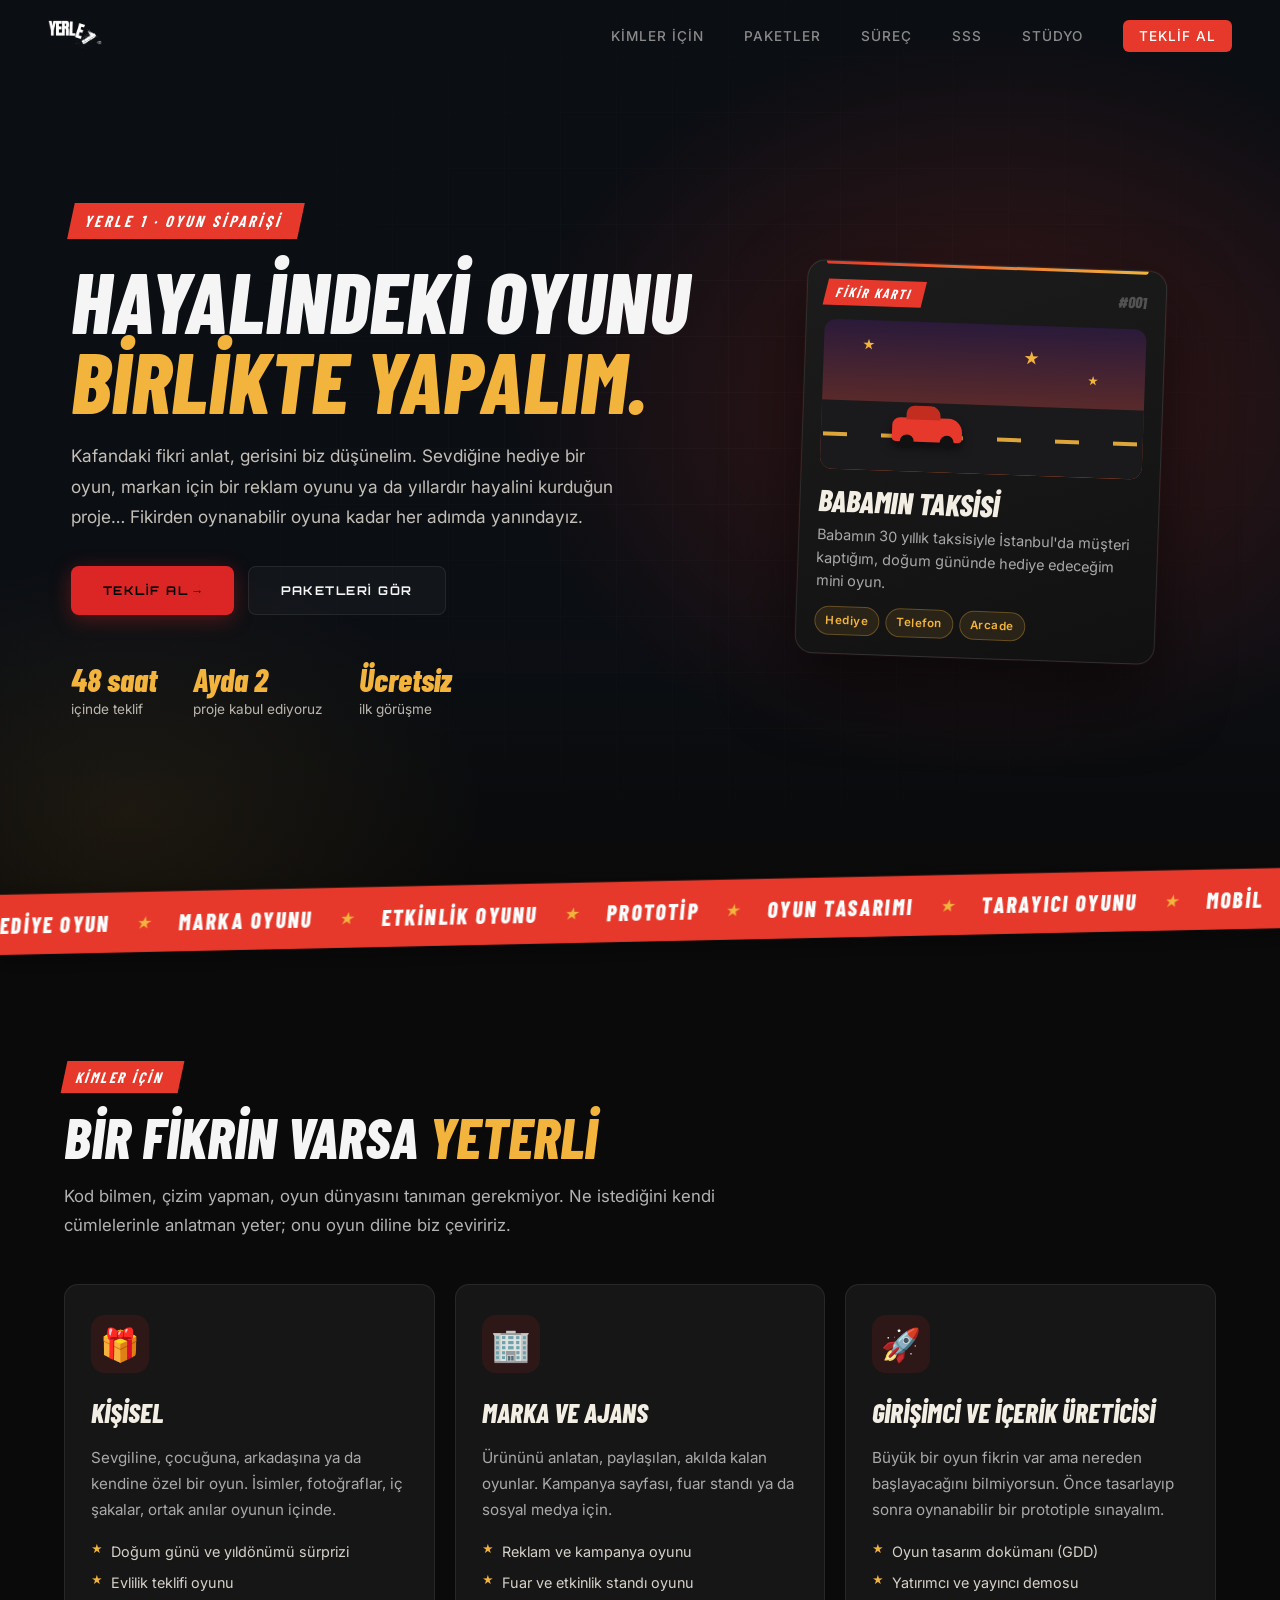
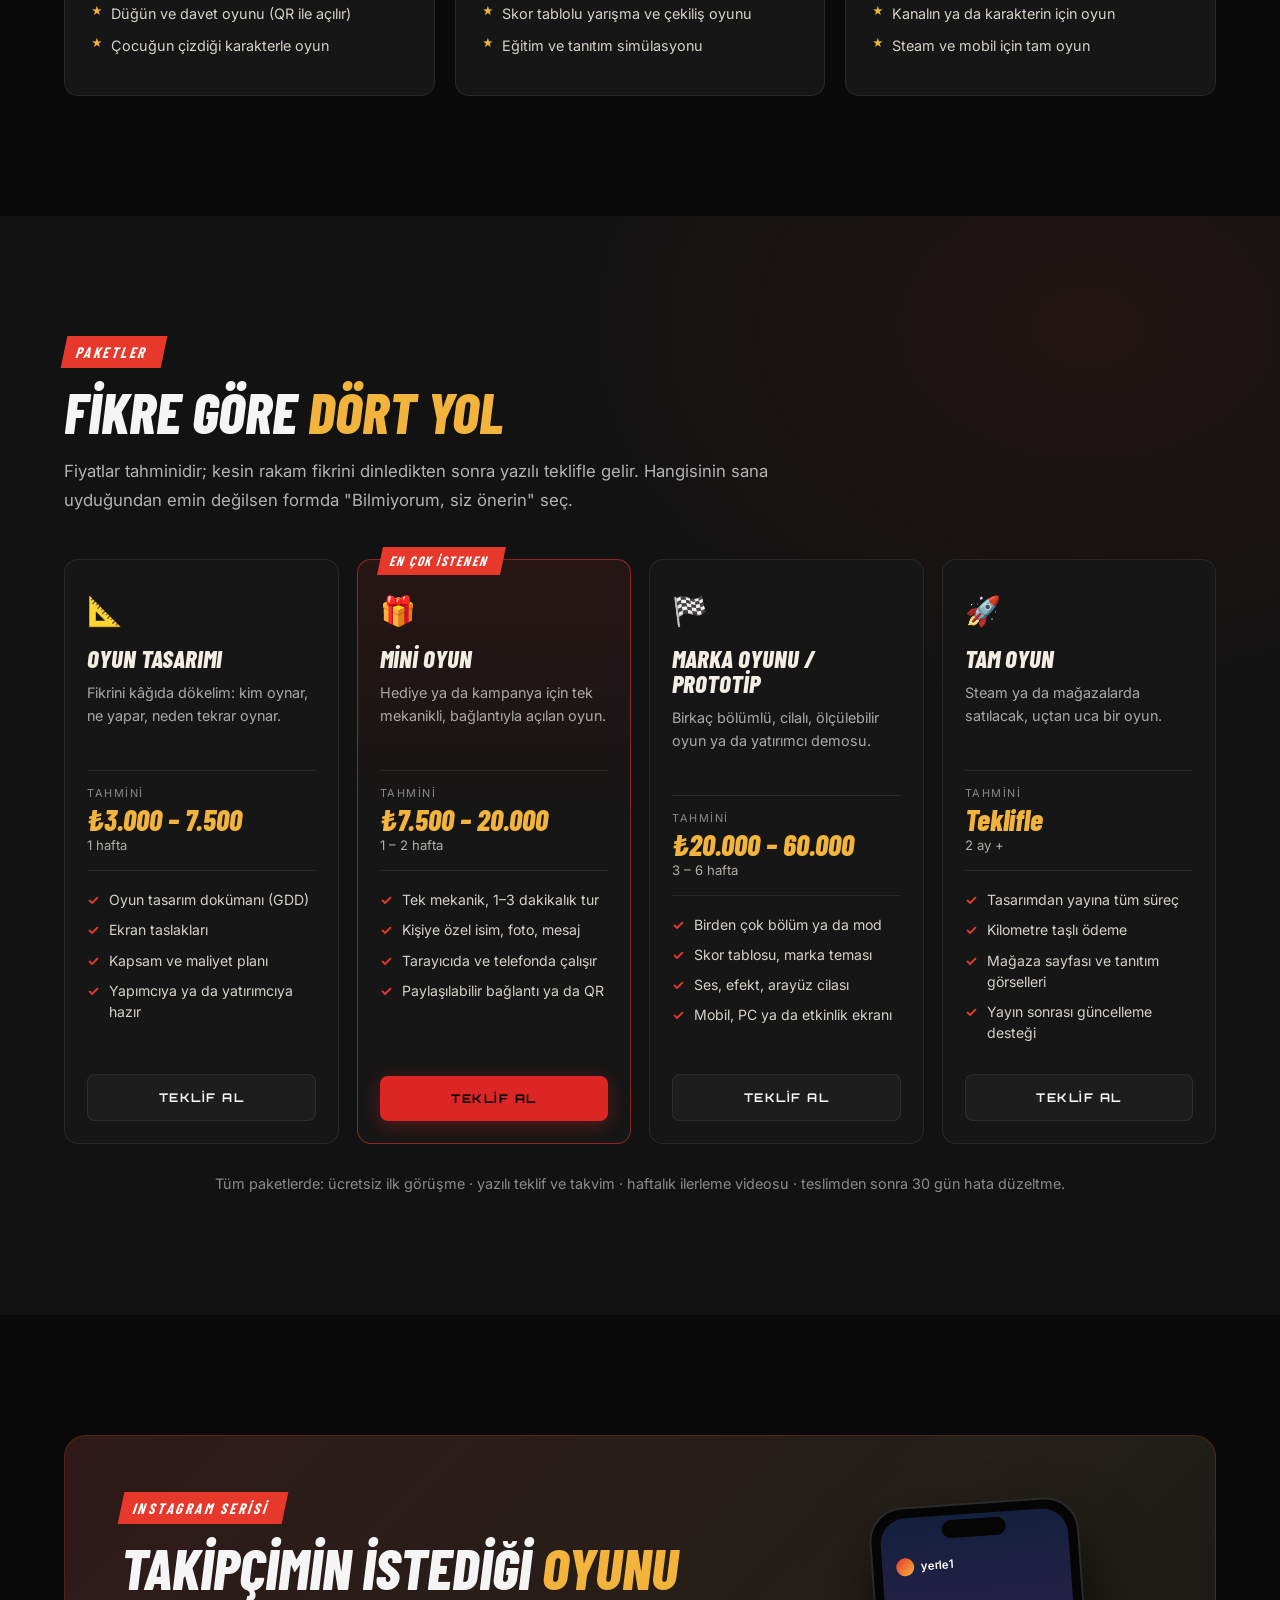
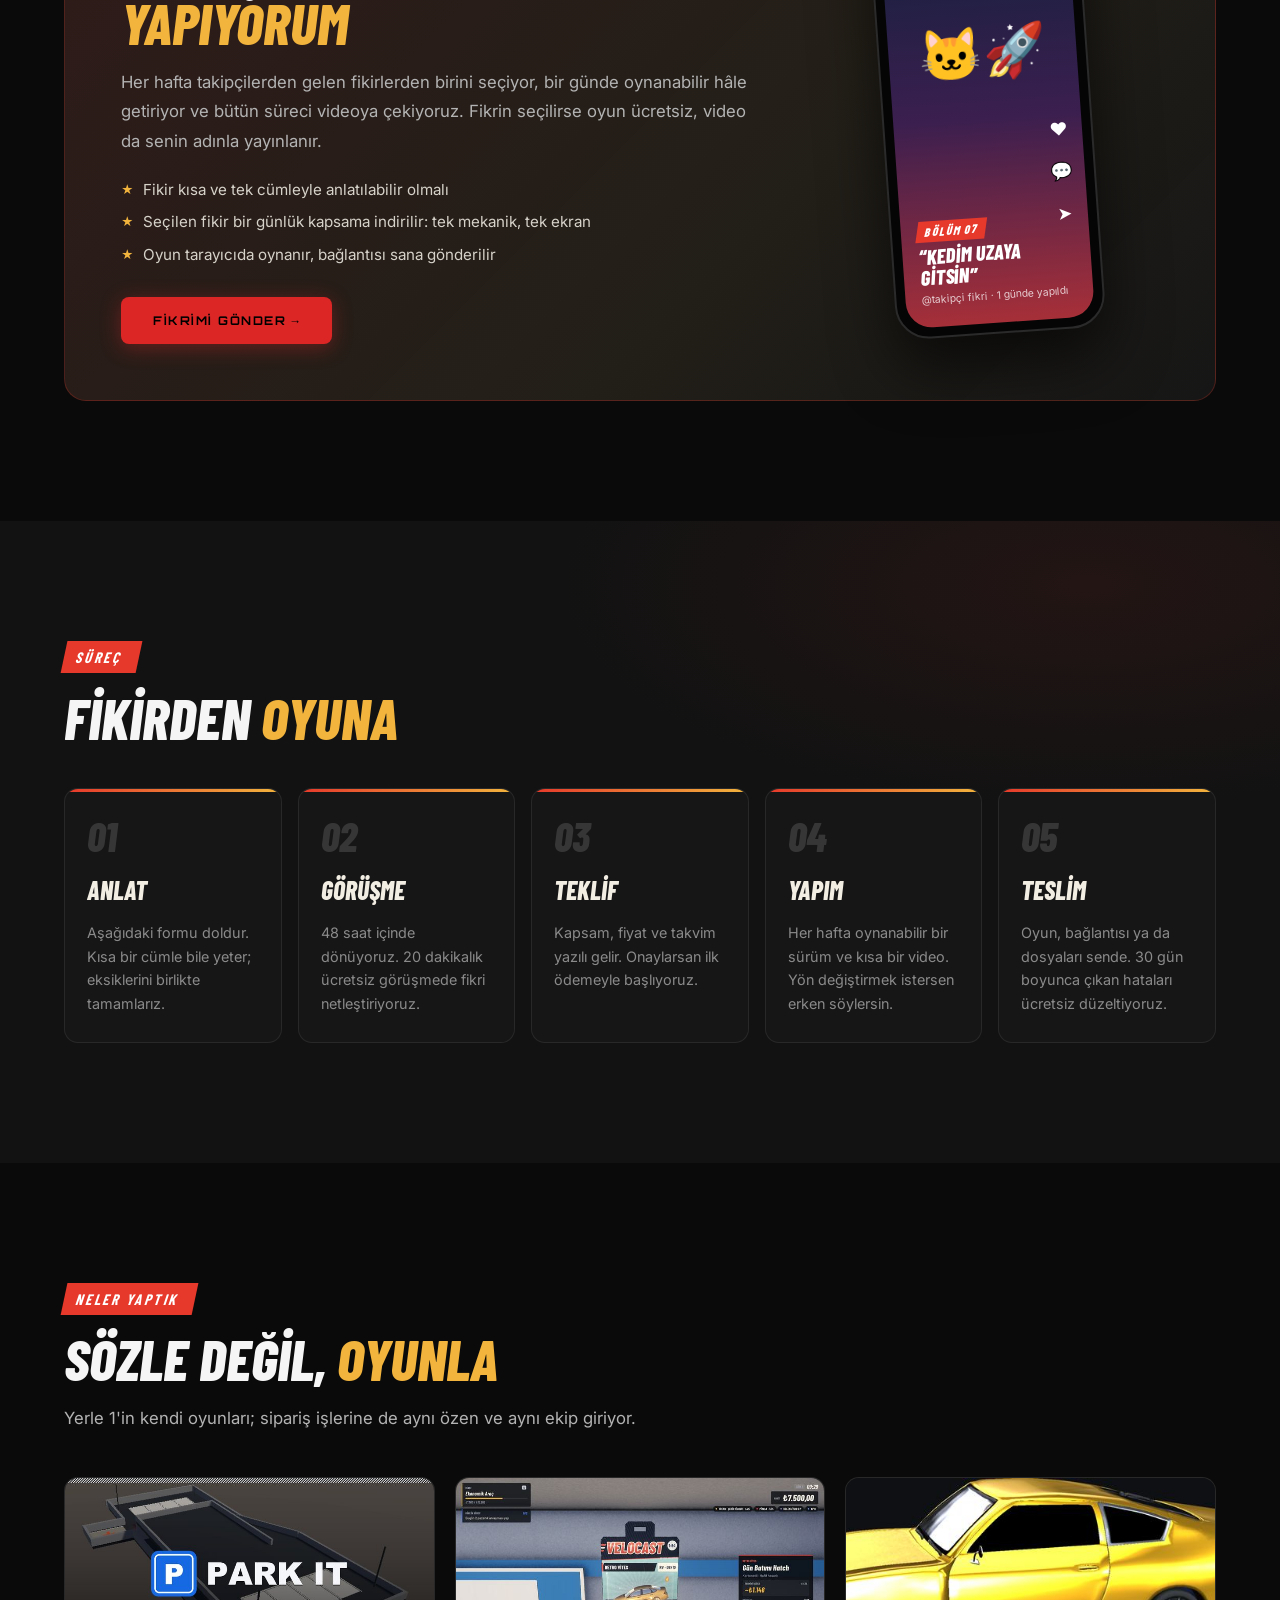
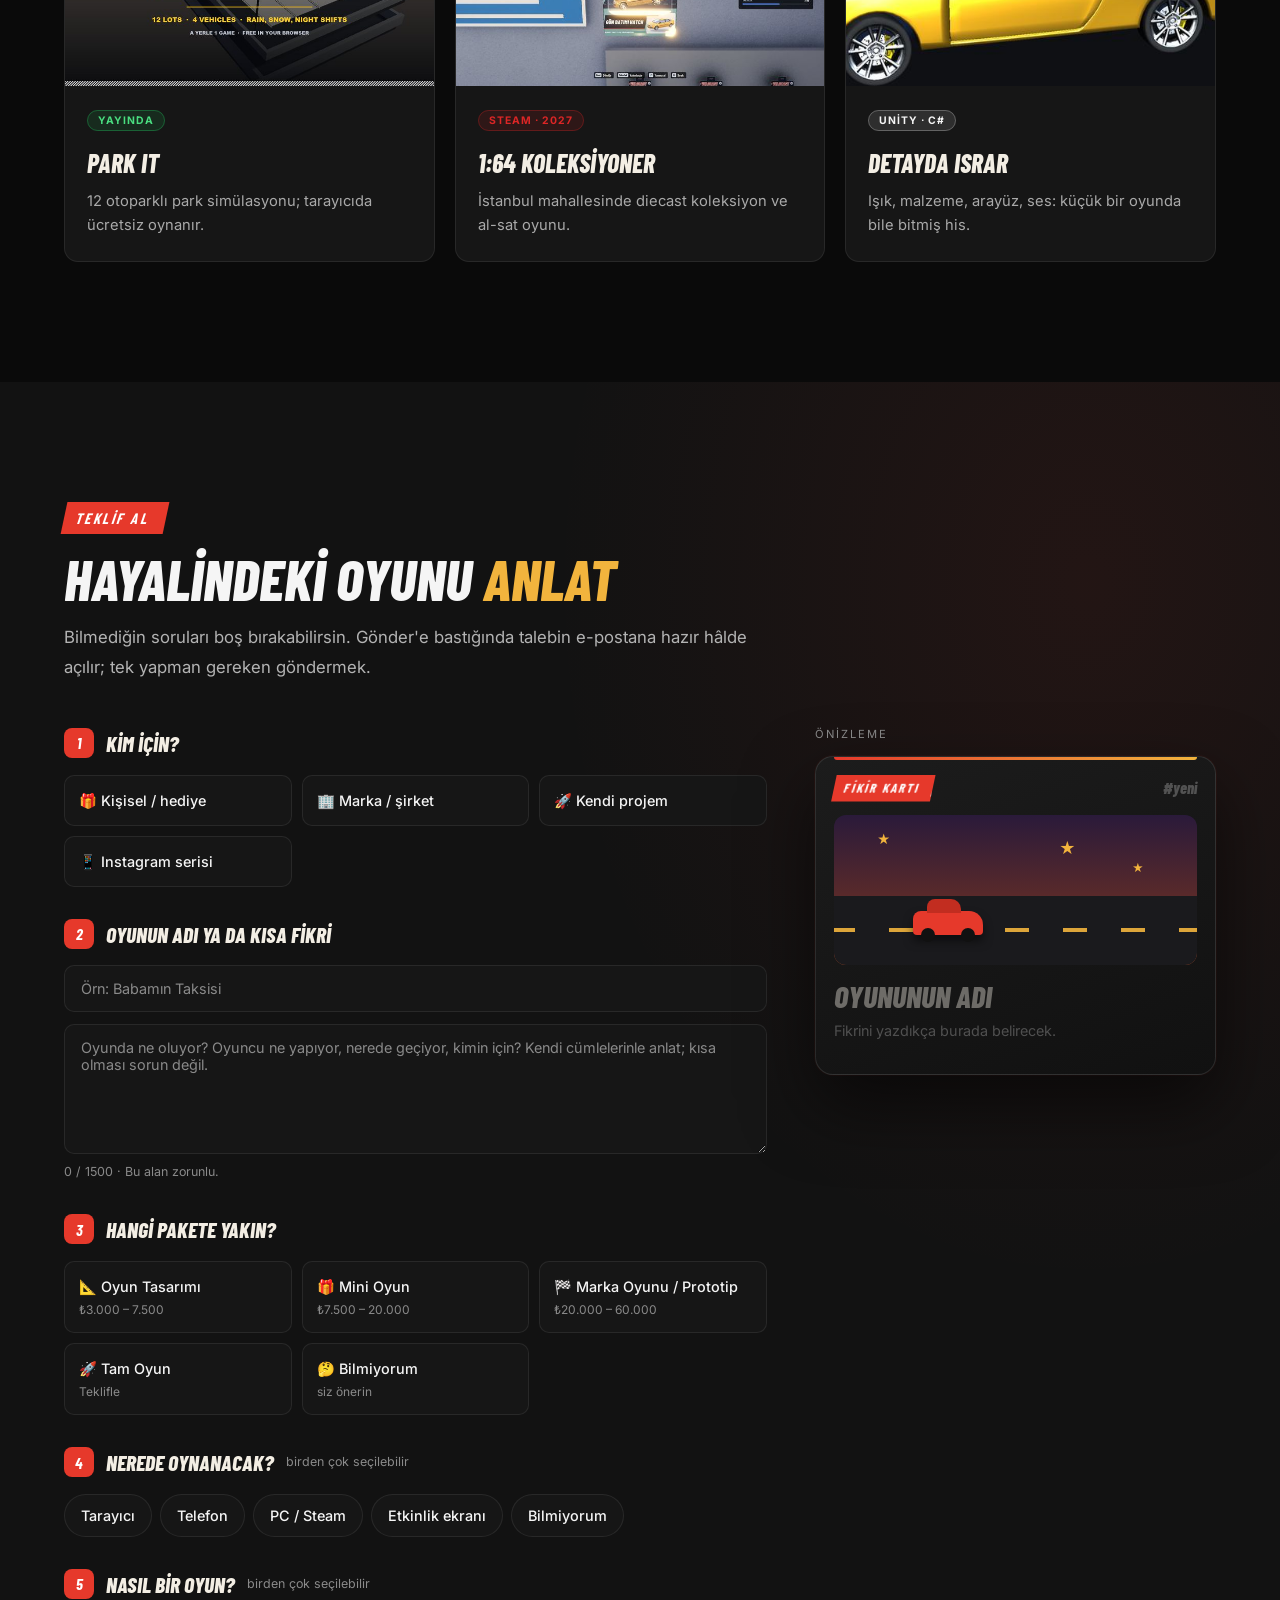
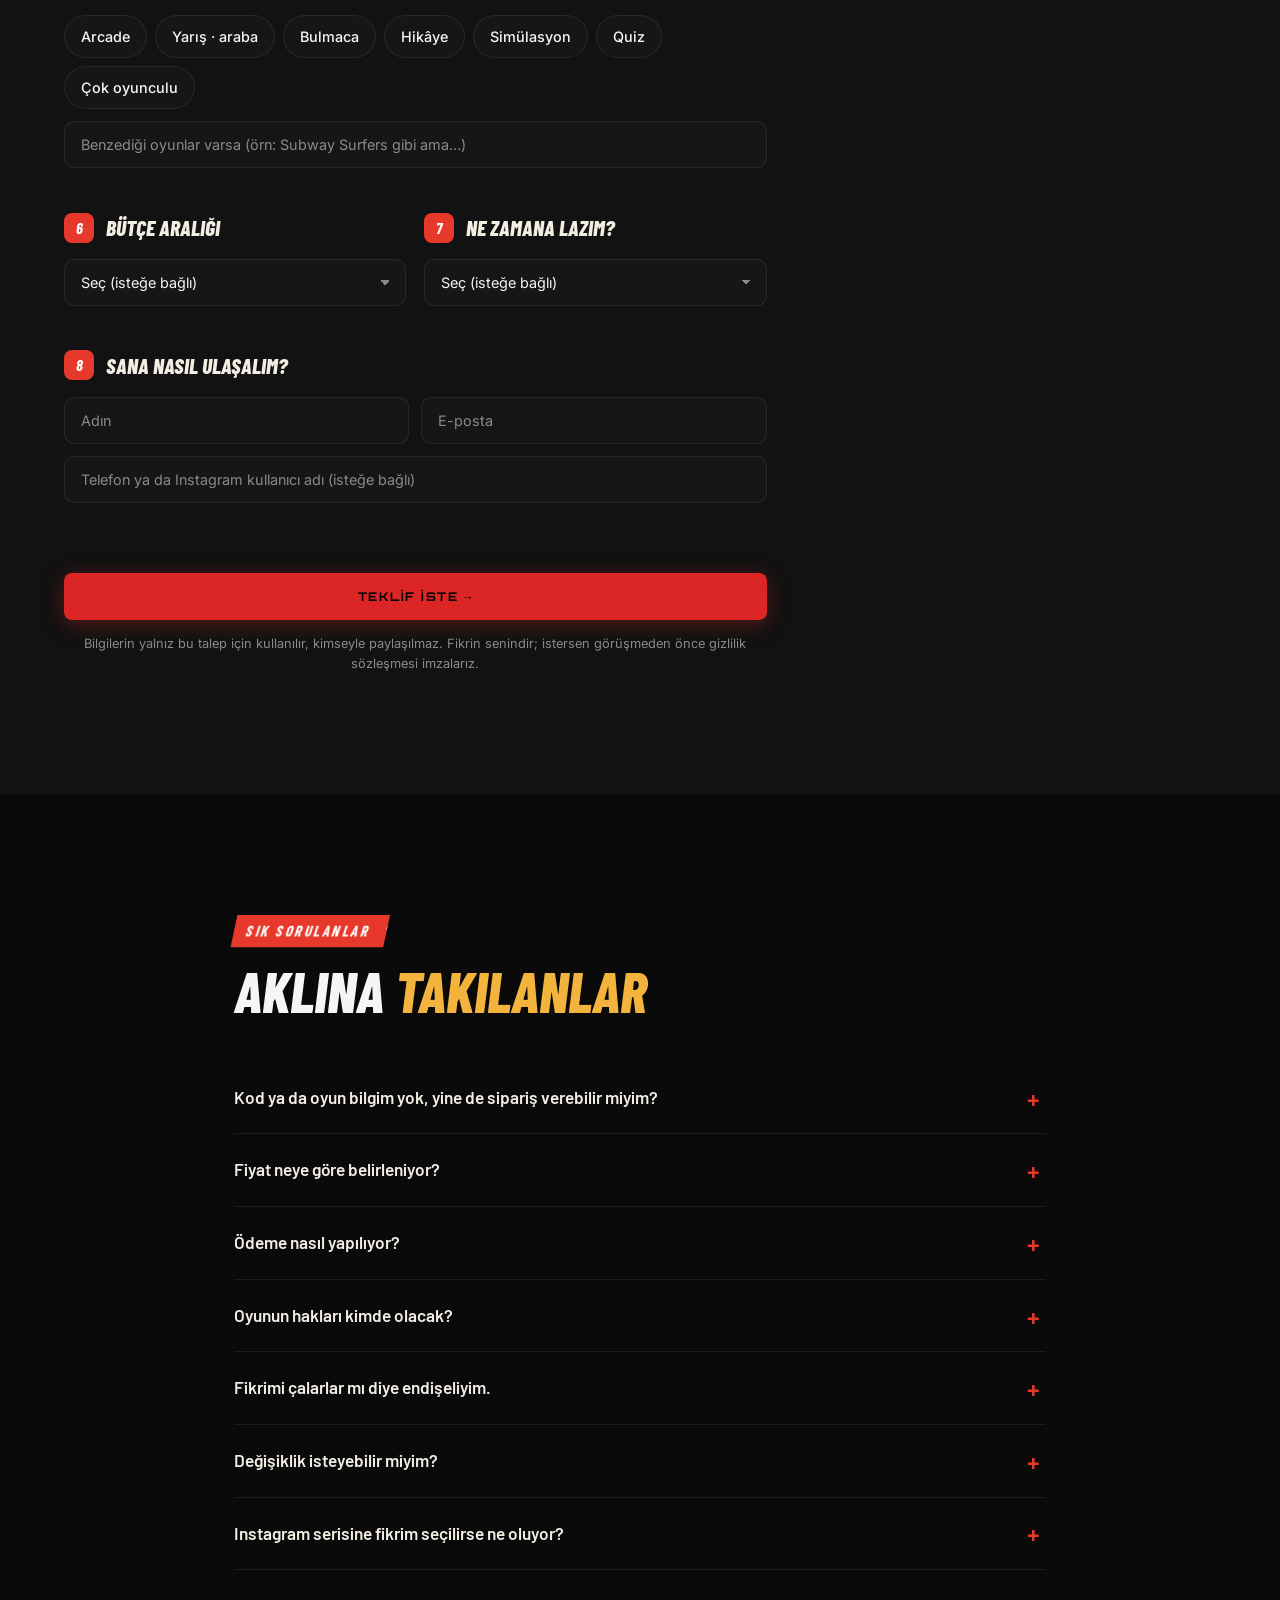
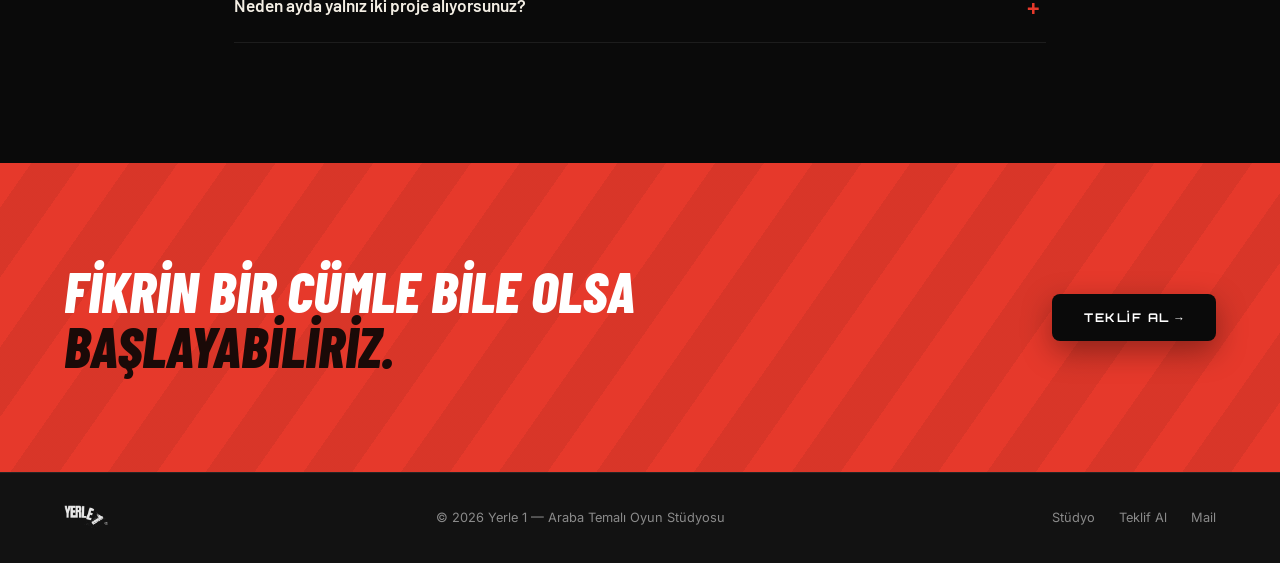
<file: siparis.html>
<!DOCTYPE html>
<html lang="tr">
<head>
  <meta charset="UTF-8">
  <meta name="viewport" content="width=device-width, initial-scale=1.0">
  <title>Oyun Yaptır — Yerle 1</title>
  <meta name="description" content="Hayalindeki oyunu Yerle 1'e yaptır: hediye oyun, marka ve etkinlik oyunu, prototip ya da tam oyun. Fikrini anlat, teklif al.">
  <meta property="og:title" content="Hayalindeki oyunu birlikte yapalım — Yerle 1">
  <meta property="og:description" content="Hediye oyundan marka oyununa, prototipten tam oyuna. Fikrini anlat, 48 saat içinde teklif al.">
  <meta property="og:image" content="https://yenalkocer.github.io/assets/kol/hero.jpg">
  <link rel="preconnect" href="https://fonts.googleapis.com">
  <link rel="preconnect" href="https://fonts.gstatic.com" crossorigin>
  <link href="https://fonts.googleapis.com/css2?family=Orbitron:wght@400;600;700;900&family=Barlow+Condensed:ital,wght@0,700;1,700;1,800&family=Barlow:wght@500;600&family=Inter:wght@300;400;500;600&display=swap" rel="stylesheet">
  <link rel="stylesheet" href="style.css">
  <link rel="stylesheet" href="siparis.css">
</head>
<body>

  <!-- NAV -->
  <nav class="nav" id="nav">
    <a href="index.html" class="nav__logo"><img src="assets/logo-mark.png" alt="Yerle 1"></a>
    <ul class="nav__links" id="navLinks">
      <li><a href="#kimler" class="nav__link">Kimler İçin</a></li>
      <li><a href="#paketler" class="nav__link">Paketler</a></li>
      <li><a href="#surec" class="nav__link">Süreç</a></li>
      <li><a href="#sss" class="nav__link">SSS</a></li>
      <li><a href="index.html" class="nav__link">Stüdyo</a></li>
      <li><a href="#teklif" class="nav__link sp-navcta">Teklif Al</a></li>
    </ul>
    <button class="nav__burger" id="burger" aria-label="Menü">
      <span></span><span></span><span></span>
    </button>
  </nav>

  <!-- HERO -->
  <header class="sp-hero">
    <div class="sp-hero__bg" aria-hidden="true"></div>
    <div class="container sp-hero__grid">
      <div class="sp-hero__text reveal">
        <span class="kol-kicker">Yerle 1 · Oyun Siparişi</span>
        <h1 class="sp-hero__title">Hayalindeki oyunu<br><em>birlikte yapalım.</em></h1>
        <p class="sp-hero__sub">Kafandaki fikri anlat, gerisini biz düşünelim. Sevdiğine hediye bir oyun, markan için bir reklam oyunu ya da yıllardır hayalini kurduğun proje… Fikirden oynanabilir oyuna kadar her adımda yanındayız.</p>
        <div class="sp-hero__cta">
          <a href="#teklif" class="btn btn--primary">Teklif Al →</a>
          <a href="#paketler" class="btn btn--ghost">Paketleri Gör</a>
        </div>
        <ul class="sp-hero__proof">
          <li><b>48 saat</b><span>içinde teklif</span></li>
          <li><b>Ayda 2</b><span>proje kabul ediyoruz</span></li>
          <li><b>Ücretsiz</b><span>ilk görüşme</span></li>
        </ul>
      </div>

      <!-- Canlı fikir kartı: formu doldurdukça kendini kurar -->
      <div class="sp-hero__card reveal" aria-hidden="true">
        <div class="idea" id="ideaHero">
          <div class="idea__top">
            <span class="idea__tag">Fikir kartı</span>
            <span class="idea__num">#001</span>
          </div>
          <div class="idea__screen">
            <div class="idea__road"></div>
            <div class="idea__car"></div>
            <div class="idea__star idea__star--1">★</div>
            <div class="idea__star idea__star--2">★</div>
            <div class="idea__star idea__star--3">★</div>
          </div>
          <h3 class="idea__title" id="heroIdeaTitle">Babamın Taksisi</h3>
          <p class="idea__line" id="heroIdeaLine">Babamın 30 yıllık taksisiyle İstanbul'da müşteri kaptığım, doğum gününde hediye edeceğim mini oyun.</p>
          <div class="idea__chips" id="heroIdeaChips"><span>Hediye</span><span>Telefon</span><span>Arcade</span></div>
        </div>
      </div>
    </div>
  </header>

  <!-- KAYAN ŞERİT -->
  <div class="kol-ticker" aria-hidden="true">
    <div class="kol-ticker__track">
      <span>Hediye oyun</span><span>Marka oyunu</span><span>Etkinlik oyunu</span><span>Prototip</span><span>Oyun tasarımı</span><span>Tarayıcı oyunu</span><span>Mobil</span><span>PC</span>
      <span>Hediye oyun</span><span>Marka oyunu</span><span>Etkinlik oyunu</span><span>Prototip</span><span>Oyun tasarımı</span><span>Tarayıcı oyunu</span><span>Mobil</span><span>PC</span>
    </div>
  </div>

  <!-- KİMLER İÇİN -->
  <section class="sp-sec" id="kimler">
    <div class="container">
      <div class="kol-head reveal">
        <span class="kol-strip">Kimler için</span>
        <h2 class="kol-h">Bir fikrin varsa <em>yeterli</em></h2>
        <p class="kol-lead">Kod bilmen, çizim yapman, oyun dünyasını tanıman gerekmiyor. Ne istediğini kendi cümlelerinle anlatman yeter; onu oyun diline biz çeviririz.</p>
      </div>
      <div class="sp-who">
        <article class="who reveal">
          <div class="who__icon">🎁</div>
          <h3>Kişisel</h3>
          <p>Sevgiline, çocuğuna, arkadaşına ya da kendine özel bir oyun. İsimler, fotoğraflar, iç şakalar, ortak anılar oyunun içinde.</p>
          <ul>
            <li>Doğum günü ve yıldönümü sürprizi</li>
            <li>Evlilik teklifi oyunu</li>
            <li>Düğün ve davet oyunu (QR ile açılır)</li>
            <li>Çocuğun çizdiği karakterle oyun</li>
          </ul>
        </article>
        <article class="who reveal">
          <div class="who__icon">🏢</div>
          <h3>Marka ve ajans</h3>
          <p>Ürününü anlatan, paylaşılan, akılda kalan oyunlar. Kampanya sayfası, fuar standı ya da sosyal medya için.</p>
          <ul>
            <li>Reklam ve kampanya oyunu</li>
            <li>Fuar ve etkinlik standı oyunu</li>
            <li>Skor tablolu yarışma ve çekiliş oyunu</li>
            <li>Eğitim ve tanıtım simülasyonu</li>
          </ul>
        </article>
        <article class="who reveal">
          <div class="who__icon">🚀</div>
          <h3>Girişimci ve içerik üreticisi</h3>
          <p>Büyük bir oyun fikrin var ama nereden başlayacağını bilmiyorsun. Önce tasarlayıp sonra oynanabilir bir prototiple sınayalım.</p>
          <ul>
            <li>Oyun tasarım dokümanı (GDD)</li>
            <li>Yatırımcı ve yayıncı demosu</li>
            <li>Kanalın ya da karakterin için oyun</li>
            <li>Steam ve mobil için tam oyun</li>
          </ul>
        </article>
      </div>
    </div>
  </section>

  <!-- PAKETLER -->
  <section class="sp-sec sp-sec--alt" id="paketler">
    <div class="container">
      <div class="kol-head reveal">
        <span class="kol-strip">Paketler</span>
        <h2 class="kol-h">Fikre göre <em>dört yol</em></h2>
        <p class="kol-lead">Fiyatlar tahminidir; kesin rakam fikrini dinledikten sonra yazılı teklifle gelir. Hangisinin sana uyduğundan emin değilsen formda "Bilmiyorum, siz önerin" seç.</p>
      </div>
      <div class="sp-packs" id="packs"></div>
      <p class="sp-note reveal">Tüm paketlerde: ücretsiz ilk görüşme · yazılı teklif ve takvim · haftalık ilerleme videosu · teslimden sonra 30 gün hata düzeltme.</p>
    </div>
  </section>

  <!-- INSTAGRAM SERİSİ -->
  <section class="sp-sec" id="takipci">
    <div class="container">
      <div class="sp-insta reveal">
        <div class="sp-insta__text">
          <span class="kol-strip">Instagram serisi</span>
          <h2 class="kol-h">Takipçimin istediği <em>oyunu yapıyorum</em></h2>
          <p class="kol-lead">Her hafta takipçilerden gelen fikirlerden birini seçiyor, bir günde oynanabilir hâle getiriyor ve bütün süreci videoya çekiyoruz. Fikrin seçilirse oyun ücretsiz, video da senin adınla yayınlanır.</p>
          <ul class="sp-insta__rules">
            <li>Fikir kısa ve tek cümleyle anlatılabilir olmalı</li>
            <li>Seçilen fikir bir günlük kapsama indirilir: tek mekanik, tek ekran</li>
            <li>Oyun tarayıcıda oynanır, bağlantısı sana gönderilir</li>
          </ul>
          <div class="sp-insta__cta">
            <a href="#teklif" class="btn btn--primary" data-pick-kim="instagram">Fikrimi Gönder →</a>
            <a href="#" class="btn btn--ghost" id="instaLink" target="_blank" rel="noopener" hidden>Instagram'da Takip Et</a>
          </div>
        </div>
        <div class="sp-insta__phone" aria-hidden="true">
          <div class="phone">
            <div class="phone__notch"></div>
            <div class="phone__screen">
              <div class="phone__bar"><span class="phone__dot"></span>yerle1</div>
              <div class="phone__video">
                <span class="phone__ep">BÖLÜM 07</span>
                <b>“Kedim uzaya gitsin”</b>
                <small>@takipçi fikri · 1 günde yapıldı</small>
              </div>
              <div class="phone__acts"><span>♥</span><span>💬</span><span>➤</span></div>
            </div>
          </div>
        </div>
      </div>
    </div>
  </section>

  <!-- SÜREÇ -->
  <section class="sp-sec sp-sec--alt" id="surec">
    <div class="container">
      <div class="kol-head reveal">
        <span class="kol-strip">Süreç</span>
        <h2 class="kol-h">Fikirden <em>oyuna</em></h2>
      </div>
      <ol class="kol-loop">
        <li class="reveal"><b>01</b><h4>Anlat</h4><p>Aşağıdaki formu doldur. Kısa bir cümle bile yeter; eksiklerini birlikte tamamlarız.</p></li>
        <li class="reveal"><b>02</b><h4>Görüşme</h4><p>48 saat içinde dönüyoruz. 20 dakikalık ücretsiz görüşmede fikri netleştiriyoruz.</p></li>
        <li class="reveal"><b>03</b><h4>Teklif</h4><p>Kapsam, fiyat ve takvim yazılı gelir. Onaylarsan ilk ödemeyle başlıyoruz.</p></li>
        <li class="reveal"><b>04</b><h4>Yapım</h4><p>Her hafta oynanabilir bir sürüm ve kısa bir video. Yön değiştirmek istersen erken söylersin.</p></li>
        <li class="reveal"><b>05</b><h4>Teslim</h4><p>Oyun, bağlantısı ya da dosyaları sende. 30 gün boyunca çıkan hataları ücretsiz düzeltiyoruz.</p></li>
      </ol>
    </div>
  </section>

  <!-- REFERANSLAR -->
  <section class="sp-sec" id="referans">
    <div class="container">
      <div class="kol-head reveal">
        <span class="kol-strip">Neler yaptık</span>
        <h2 class="kol-h">Sözle değil, <em>oyunla</em></h2>
        <p class="kol-lead">Yerle 1'in kendi oyunları; sipariş işlerine de aynı özen ve aynı ekip giriyor.</p>
      </div>
      <div class="sp-refs">
        <a class="ref reveal" href="https://realyenal.itch.io/park-it" target="_blank" rel="noopener">
          <img src="assets/parkit-kart.jpg" alt="Park It oyunundan bir kare" loading="lazy">
          <div class="ref__body">
            <span class="badge badge--live">Yayında</span>
            <h3>Park It</h3>
            <p>12 otoparklı park simülasyonu; tarayıcıda ücretsiz oynanır.</p>
          </div>
        </a>
        <a class="ref reveal" href="index.html#koleksiyoner">
          <img src="assets/kol/g_inceleme_k.jpg" alt="1:64 Koleksiyoner oyunundan bir kare" loading="lazy">
          <div class="ref__body">
            <span class="badge badge--wip">Steam · 2027</span>
            <h3>1:64 Koleksiyoner</h3>
            <p>İstanbul mahallesinde diecast koleksiyon ve al-sat oyunu.</p>
          </div>
        </a>
        <a class="ref reveal" href="index.html#koleksiyoner">
          <img src="assets/kol/g_atolye_k.jpg" alt="1:64 Koleksiyoner atölye ekranı" loading="lazy">
          <div class="ref__body">
            <span class="badge badge--done">Unity · C#</span>
            <h3>Detayda ısrar</h3>
            <p>Işık, malzeme, arayüz, ses: küçük bir oyunda bile bitmiş his.</p>
          </div>
        </a>
      </div>
    </div>
  </section>

  <!-- TEKLİF FORMU -->
  <section class="sp-sec sp-sec--alt" id="teklif">
    <div class="container">
      <div class="kol-head reveal">
        <span class="kol-strip">Teklif al</span>
        <h2 class="kol-h">Hayalindeki oyunu <em>anlat</em></h2>
        <p class="kol-lead">Bilmediğin soruları boş bırakabilirsin. Gönder'e bastığında talebin e-postana hazır hâlde açılır; tek yapman gereken göndermek.</p>
      </div>

      <div class="sp-form-wrap">
        <form class="sp-form reveal" id="orderForm" novalidate>

          <fieldset class="q">
            <legend><b>1</b> Kim için?</legend>
            <div class="opts" data-name="kim">
              <label><input type="radio" name="kim" value="Kişisel / hediye"><span>🎁 Kişisel / hediye</span></label>
              <label><input type="radio" name="kim" value="Marka / şirket / ajans"><span>🏢 Marka / şirket</span></label>
              <label><input type="radio" name="kim" value="Girişim / kendi projem"><span>🚀 Kendi projem</span></label>
              <label><input type="radio" name="kim" value="Instagram serisi (ücretsiz)"><span>📱 Instagram serisi</span></label>
            </div>
          </fieldset>

          <fieldset class="q">
            <legend><b>2</b> Oyunun adı ya da kısa fikri</legend>
            <input type="text" name="baslik" class="form-input" maxlength="60" placeholder="Örn: Babamın Taksisi">
            <textarea name="fikir" class="form-input form-ta" maxlength="1500" required placeholder="Oyunda ne oluyor? Oyuncu ne yapıyor, nerede geçiyor, kimin için? Kendi cümlelerinle anlat; kısa olması sorun değil."></textarea>
            <small class="q__hint"><span id="fikirSay">0</span> / 1500 · Bu alan zorunlu.</small>
          </fieldset>

          <fieldset class="q">
            <legend><b>3</b> Hangi pakete yakın?</legend>
            <div class="opts" data-name="paket" id="paketOpts"></div>
          </fieldset>

          <fieldset class="q">
            <legend><b>4</b> Nerede oynanacak? <em>birden çok seçilebilir</em></legend>
            <div class="opts opts--chips" data-name="platform">
              <label><input type="checkbox" name="platform" value="Tarayıcı (bağlantıyla)"><span>Tarayıcı</span></label>
              <label><input type="checkbox" name="platform" value="Telefon"><span>Telefon</span></label>
              <label><input type="checkbox" name="platform" value="PC / Steam"><span>PC / Steam</span></label>
              <label><input type="checkbox" name="platform" value="Etkinlik ekranı / stant"><span>Etkinlik ekranı</span></label>
              <label><input type="checkbox" name="platform" value="Bilmiyorum"><span>Bilmiyorum</span></label>
            </div>
          </fieldset>

          <fieldset class="q">
            <legend><b>5</b> Nasıl bir oyun? <em>birden çok seçilebilir</em></legend>
            <div class="opts opts--chips" data-name="tur">
              <label><input type="checkbox" name="tur" value="Arcade / refleks"><span>Arcade</span></label>
              <label><input type="checkbox" name="tur" value="Yarış / araba"><span>Yarış · araba</span></label>
              <label><input type="checkbox" name="tur" value="Bulmaca"><span>Bulmaca</span></label>
              <label><input type="checkbox" name="tur" value="Hikâye / macera"><span>Hikâye</span></label>
              <label><input type="checkbox" name="tur" value="Simülasyon"><span>Simülasyon</span></label>
              <label><input type="checkbox" name="tur" value="Bilgi yarışması / quiz"><span>Quiz</span></label>
              <label><input type="checkbox" name="tur" value="Çok oyunculu"><span>Çok oyunculu</span></label>
            </div>
            <input type="text" name="ornek" class="form-input sp-mt" maxlength="160" placeholder="Benzediği oyunlar varsa (örn: Subway Surfers gibi ama…)">
          </fieldset>

          <div class="q-row">
            <fieldset class="q">
              <legend><b>6</b> Bütçe aralığı</legend>
              <select name="butce" class="form-input">
                <option value="">Seç (isteğe bağlı)</option>
                <option>₺10.000'in altı</option>
                <option>₺10.000 – 25.000</option>
                <option>₺25.000 – 60.000</option>
                <option>₺60.000 üstü</option>
                <option>Henüz bilmiyorum</option>
              </select>
            </fieldset>
            <fieldset class="q">
              <legend><b>7</b> Ne zamana lazım?</legend>
              <select name="zaman" class="form-input">
                <option value="">Seç (isteğe bağlı)</option>
                <option>2 hafta içinde</option>
                <option>1 ay içinde</option>
                <option>1–3 ay</option>
                <option>Acelem yok</option>
                <option>Belirli bir tarih var (açıklamada yazdım)</option>
              </select>
            </fieldset>
          </div>

          <fieldset class="q">
            <legend><b>8</b> Sana nasıl ulaşalım?</legend>
            <div class="form-row">
              <input type="text" name="ad" class="form-input" maxlength="80" placeholder="Adın" required autocomplete="name">
              <input type="email" name="eposta" class="form-input" maxlength="120" placeholder="E-posta" required autocomplete="email">
            </div>
            <input type="text" name="tel" class="form-input" maxlength="40" placeholder="Telefon ya da Instagram kullanıcı adı (isteğe bağlı)">
          </fieldset>

          <p class="sp-err" id="formErr" role="alert"></p>
          <button type="submit" class="btn btn--primary btn--wide">Teklif İste →</button>
          <p class="sp-privacy">Bilgilerin yalnız bu talep için kullanılır, kimseyle paylaşılmaz. Fikrin senindir; istersen görüşmeden önce gizlilik sözleşmesi imzalarız.</p>
        </form>

        <!-- Formla birlikte dolan fikir kartı -->
        <aside class="sp-preview">
          <div class="sp-preview__sticky">
            <span class="sp-preview__label">Önizleme</span>
            <div class="idea idea--live" id="ideaLive">
              <div class="idea__top">
                <span class="idea__tag" id="liveKim">Fikir kartı</span>
                <span class="idea__num">#yeni</span>
              </div>
              <div class="idea__screen">
                <div class="idea__road"></div>
                <div class="idea__car"></div>
                <div class="idea__star idea__star--1">★</div>
                <div class="idea__star idea__star--2">★</div>
                <div class="idea__star idea__star--3">★</div>
              </div>
              <h3 class="idea__title" id="liveTitle">Oyununun adı</h3>
              <p class="idea__line" id="liveLine">Fikrini yazdıkça burada belirecek.</p>
              <div class="idea__chips" id="liveChips"></div>
              <div class="idea__foot" id="liveFoot"></div>
            </div>
          </div>
        </aside>
      </div>

      <!-- Gönderim sonrası -->
      <div class="sp-done" id="done" hidden tabindex="-1">
        <div class="sp-done__icon">✓</div>
        <h3>Talebin hazır</h3>
        <p>E-posta uygulaman açıldıysa yalnızca <b>Gönder</b>'e bas. Açılmadıysa aşağıdaki iki yoldan birini kullan:</p>
        <div class="sp-done__btns">
          <a class="btn btn--primary" id="gmailLink" target="_blank" rel="noopener">Gmail ile gönder</a>
          <button class="btn btn--ghost" id="copyBtn" type="button">Metni kopyala</button>
        </div>
        <p class="sp-done__mail">Kopyaladıysan şu adrese yapıştırıp gönder: <a id="mailAddr"></a></p>
        <pre class="sp-done__text" id="doneText"></pre>
        <button class="sp-done__back" id="backBtn" type="button">← Formu düzenle</button>
      </div>
    </div>
  </section>

  <!-- SSS -->
  <section class="sp-sec" id="sss">
    <div class="container sp-faq-wrap">
      <div class="kol-head reveal">
        <span class="kol-strip">Sık sorulanlar</span>
        <h2 class="kol-h">Aklına <em>takılanlar</em></h2>
      </div>
      <div class="sp-faq" id="faq"></div>
    </div>
  </section>

  <!-- SON ÇAĞRI -->
  <section class="sp-final">
    <div class="container sp-final__inner reveal">
      <h2 class="kol-h">Fikrin bir cümle bile olsa <em>başlayabiliriz.</em></h2>
      <a href="#teklif" class="btn btn--primary">Teklif Al →</a>
    </div>
  </section>

  <!-- FOOTER -->
  <footer class="footer">
    <div class="container footer__inner">
      <img src="assets/logo-mark.png" alt="Yerle 1" class="footer__logo">
      <p>© 2026 Yerle 1 — Araba Temalı Oyun Stüdyosu</p>
      <div class="footer__links">
        <a href="index.html">Stüdyo</a>
        <a href="#teklif">Teklif Al</a>
        <a href="mailto:yenalkocer06006@gmail.com">Mail</a>
      </div>
    </div>
  </footer>

  <script src="siparis.js"></script>
</body>
</html>
</file>
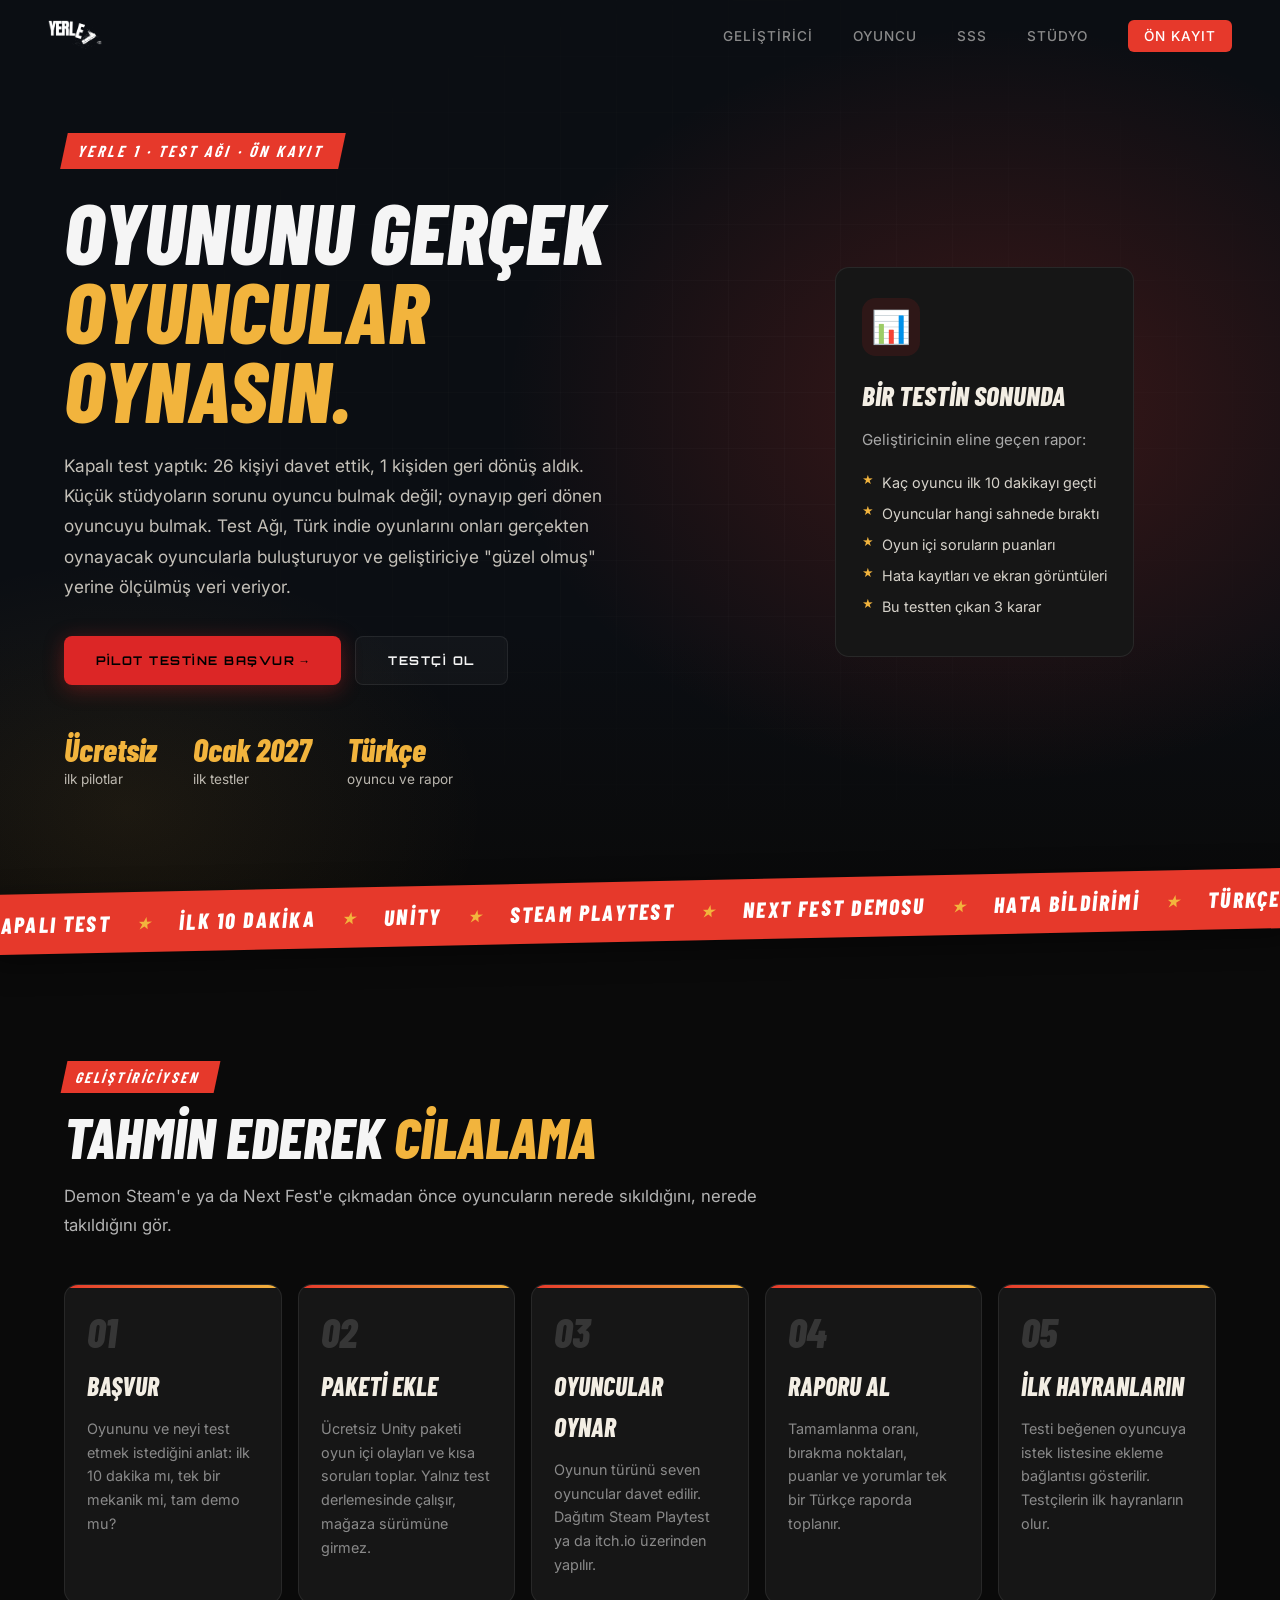
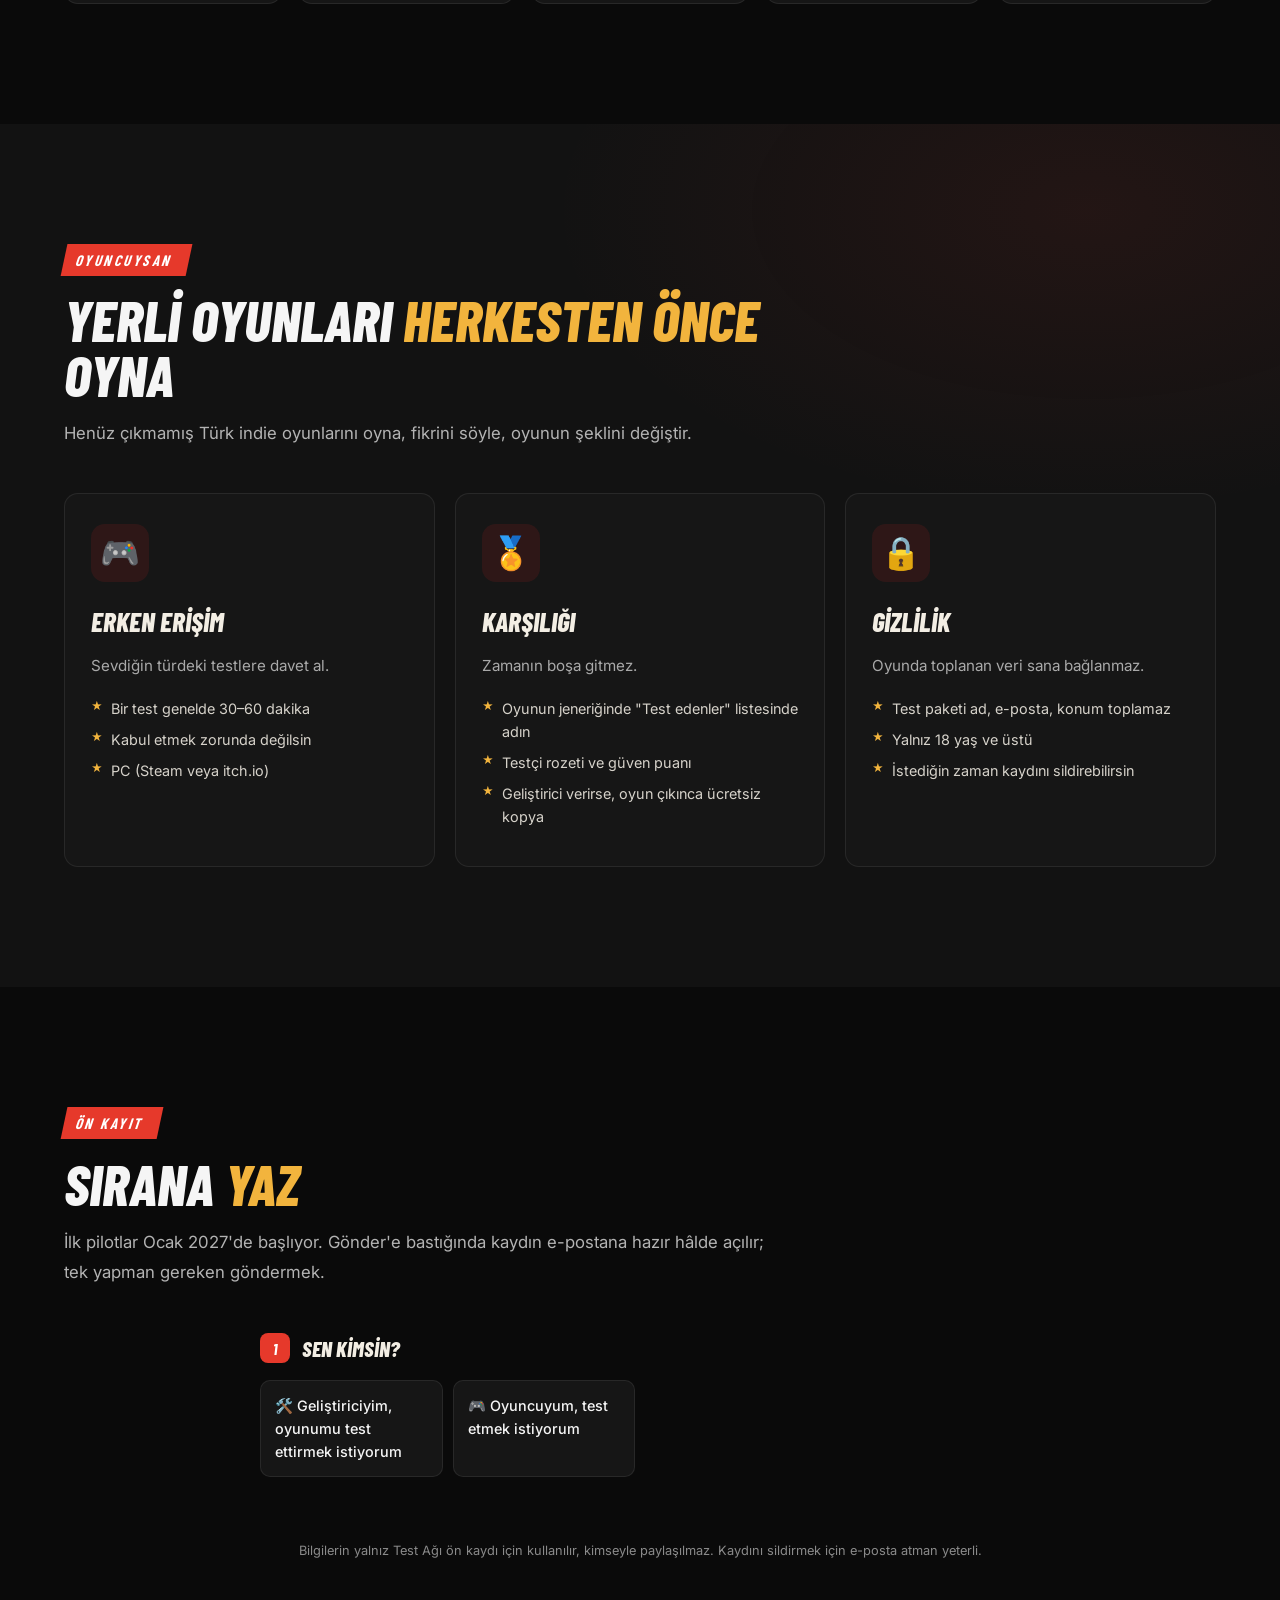
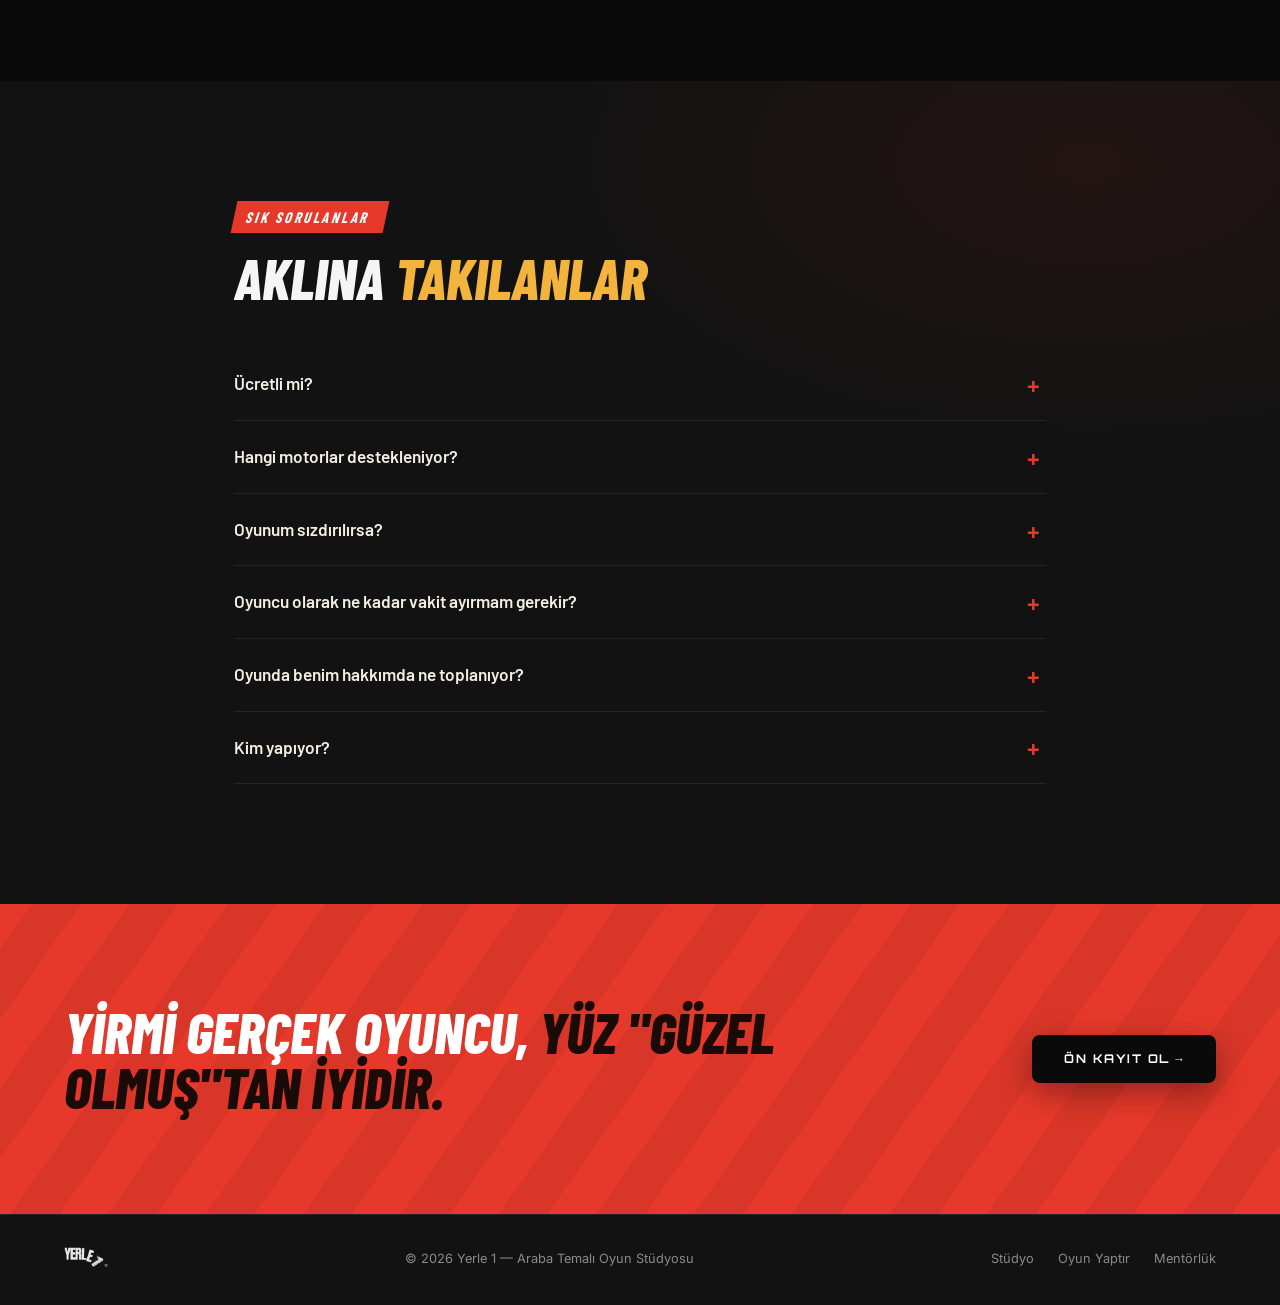
<file: testagi.html>
<!DOCTYPE html>
<html lang="tr">
<head>
  <meta charset="UTF-8">
  <meta name="viewport" content="width=device-width, initial-scale=1.0">
  <title>Test Ağı — Yerle 1</title>
  <meta name="description" content="Türk indie oyunları için test ağı: geliştirici oyununu gerçek oyunculara test ettirir ve ölçülmüş veri alır, oyuncu yerli oyunları herkesten önce oynar. İlk pilotlar Ocak 2027.">
  <meta property="og:title" content="Yerle 1 Test Ağı — Oyununu gerçek oyuncular oynasın">
  <meta property="og:description" content="Geliştiriciysen ücretsiz pilot testine başvur, oyuncuysan yerli oyunları herkesten önce oyna. Ön kayıt açık.">
  <meta property="og:image" content="https://yenalkocer.github.io/assets/kol/hero.jpg">
  <link rel="preconnect" href="https://fonts.googleapis.com">
  <link rel="preconnect" href="https://fonts.gstatic.com" crossorigin>
  <link href="https://fonts.googleapis.com/css2?family=Orbitron:wght@400;600;700;900&family=Barlow+Condensed:ital,wght@0,700;1,700;1,800&family=Barlow:wght@500;600&family=Inter:wght@300;400;500;600&display=swap" rel="stylesheet">
  <link rel="stylesheet" href="style.css">
  <link rel="stylesheet" href="siparis.css">
</head>
<body>

  <!-- NAV -->
  <nav class="nav" id="nav">
    <a href="index.html" class="nav__logo"><img src="assets/logo-mark.png" alt="Yerle 1"></a>
    <ul class="nav__links" id="navLinks">
      <li><a href="#gelistirici" class="nav__link">Geliştirici</a></li>
      <li><a href="#oyuncu" class="nav__link">Oyuncu</a></li>
      <li><a href="#sss" class="nav__link">SSS</a></li>
      <li><a href="index.html" class="nav__link">Stüdyo</a></li>
      <li><a href="#kayit" class="nav__link sp-navcta">Ön Kayıt</a></li>
    </ul>
    <button class="nav__burger" id="burger" aria-label="Menü">
      <span></span><span></span><span></span>
    </button>
  </nav>

  <!-- HERO -->
  <header class="sp-hero">
    <div class="sp-hero__bg" aria-hidden="true"></div>
    <div class="container sp-hero__grid">
      <div class="sp-hero__text reveal">
        <span class="kol-kicker">Yerle 1 · Test Ağı · Ön kayıt</span>
        <h1 class="sp-hero__title">Oyununu gerçek<br><em>oyuncular oynasın.</em></h1>
        <p class="sp-hero__sub">Kapalı test yaptık: 26 kişiyi davet ettik, 1 kişiden geri dönüş aldık. Küçük stüdyoların sorunu oyuncu bulmak değil; oynayıp geri dönen oyuncuyu bulmak. Test Ağı, Türk indie oyunlarını onları gerçekten oynayacak oyuncularla buluşturuyor ve geliştiriciye "güzel olmuş" yerine ölçülmüş veri veriyor.</p>
        <div class="sp-hero__cta">
          <a href="#kayit" class="btn btn--primary" data-rol-sec="gelistirici">Pilot Testine Başvur →</a>
          <a href="#kayit" class="btn btn--ghost" data-rol-sec="oyuncu">Testçi Ol</a>
        </div>
        <ul class="sp-hero__proof">
          <li><b>Ücretsiz</b><span>ilk pilotlar</span></li>
          <li><b>Ocak 2027</b><span>ilk testler</span></li>
          <li><b>Türkçe</b><span>oyuncu ve rapor</span></li>
        </ul>
      </div>

      <div class="sp-hero__card reveal" aria-hidden="true">
        <article class="who">
          <div class="who__icon">📊</div>
          <h3>Bir testin sonunda</h3>
          <p>Geliştiricinin eline geçen rapor:</p>
          <ul>
            <li>Kaç oyuncu ilk 10 dakikayı geçti</li>
            <li>Oyuncular hangi sahnede bıraktı</li>
            <li>Oyun içi soruların puanları</li>
            <li>Hata kayıtları ve ekran görüntüleri</li>
            <li>Bu testten çıkan 3 karar</li>
          </ul>
        </article>
      </div>
    </div>
  </header>

  <!-- KAYAN ŞERİT -->
  <div class="kol-ticker" aria-hidden="true">
    <div class="kol-ticker__track">
      <span>Kapalı test</span><span>İlk 10 dakika</span><span>Unity</span><span>Steam Playtest</span><span>Next Fest demosu</span><span>Hata bildirimi</span><span>Türkçe rapor</span>
      <span>Kapalı test</span><span>İlk 10 dakika</span><span>Unity</span><span>Steam Playtest</span><span>Next Fest demosu</span><span>Hata bildirimi</span><span>Türkçe rapor</span>
    </div>
  </div>

  <!-- GELİŞTİRİCİ -->
  <section class="sp-sec" id="gelistirici">
    <div class="container">
      <div class="kol-head reveal">
        <span class="kol-strip">Geliştiriciysen</span>
        <h2 class="kol-h">Tahmin ederek <em>cilalama</em></h2>
        <p class="kol-lead">Demon Steam'e ya da Next Fest'e çıkmadan önce oyuncuların nerede sıkıldığını, nerede takıldığını gör.</p>
      </div>
      <ol class="kol-loop">
        <li class="reveal"><b>01</b><h4>Başvur</h4><p>Oyununu ve neyi test etmek istediğini anlat: ilk 10 dakika mı, tek bir mekanik mi, tam demo mu?</p></li>
        <li class="reveal"><b>02</b><h4>Paketi ekle</h4><p>Ücretsiz Unity paketi oyun içi olayları ve kısa soruları toplar. Yalnız test derlemesinde çalışır, mağaza sürümüne girmez.</p></li>
        <li class="reveal"><b>03</b><h4>Oyuncular oynar</h4><p>Oyunun türünü seven oyuncular davet edilir. Dağıtım Steam Playtest ya da itch.io üzerinden yapılır.</p></li>
        <li class="reveal"><b>04</b><h4>Raporu al</h4><p>Tamamlanma oranı, bırakma noktaları, puanlar ve yorumlar tek bir Türkçe raporda toplanır.</p></li>
        <li class="reveal"><b>05</b><h4>İlk hayranların</h4><p>Testi beğenen oyuncuya istek listesine ekleme bağlantısı gösterilir. Testçilerin ilk hayranların olur.</p></li>
      </ol>
    </div>
  </section>

  <!-- OYUNCU -->
  <section class="sp-sec sp-sec--alt" id="oyuncu">
    <div class="container">
      <div class="kol-head reveal">
        <span class="kol-strip">Oyuncuysan</span>
        <h2 class="kol-h">Yerli oyunları <em>herkesten önce</em> oyna</h2>
        <p class="kol-lead">Henüz çıkmamış Türk indie oyunlarını oyna, fikrini söyle, oyunun şeklini değiştir.</p>
      </div>
      <div class="sp-who">
        <article class="who reveal">
          <div class="who__icon">🎮</div>
          <h3>Erken erişim</h3>
          <p>Sevdiğin türdeki testlere davet al.</p>
          <ul>
            <li>Bir test genelde 30–60 dakika</li>
            <li>Kabul etmek zorunda değilsin</li>
            <li>PC (Steam veya itch.io)</li>
          </ul>
        </article>
        <article class="who reveal">
          <div class="who__icon">🏅</div>
          <h3>Karşılığı</h3>
          <p>Zamanın boşa gitmez.</p>
          <ul>
            <li>Oyunun jeneriğinde "Test edenler" listesinde adın</li>
            <li>Testçi rozeti ve güven puanı</li>
            <li>Geliştirici verirse, oyun çıkınca ücretsiz kopya</li>
          </ul>
        </article>
        <article class="who reveal">
          <div class="who__icon">🔒</div>
          <h3>Gizlilik</h3>
          <p>Oyunda toplanan veri sana bağlanmaz.</p>
          <ul>
            <li>Test paketi ad, e-posta, konum toplamaz</li>
            <li>Yalnız 18 yaş ve üstü</li>
            <li>İstediğin zaman kaydını sildirebilirsin</li>
          </ul>
        </article>
      </div>
    </div>
  </section>

  <!-- KAYIT FORMU -->
  <section class="sp-sec" id="kayit">
    <div class="container">
      <div class="kol-head reveal">
        <span class="kol-strip">Ön kayıt</span>
        <h2 class="kol-h">Sırana <em>yaz</em></h2>
        <p class="kol-lead">İlk pilotlar Ocak 2027'de başlıyor. Gönder'e bastığında kaydın e-postana hazır hâlde açılır; tek yapman gereken göndermek.</p>
      </div>

      <div class="sp-form-wrap" style="grid-template-columns: 1fr; max-width: 760px; margin: 0 auto;">
        <form class="sp-form reveal" id="kayitForm" novalidate>

          <fieldset class="q">
            <legend><b>1</b> Sen kimsin?</legend>
            <div class="opts" data-name="rol">
              <label><input type="radio" name="rol" value="gelistirici"><span>🛠️ Geliştiriciyim, oyunumu test ettirmek istiyorum</span></label>
              <label><input type="radio" name="rol" value="oyuncu"><span>🎮 Oyuncuyum, test etmek istiyorum</span></label>
            </div>
          </fieldset>

          <!-- Geliştirici soruları -->
          <div data-rol="gelistirici" hidden>
            <fieldset class="q">
              <legend><b>2</b> Oyunun ve ekibin</legend>
              <div class="form-row">
                <input type="text" name="oyun" class="form-input" maxlength="80" placeholder="Oyunun adı">
                <input type="text" name="ekip" class="form-input" maxlength="40" placeholder="Ekip kaç kişi?">
              </div>
              <input type="text" name="oyunLink" class="form-input" maxlength="200" placeholder="Steam, itch.io ya da tanıtım bağlantısı (isteğe bağlı)">
            </fieldset>
            <div class="q-row">
              <fieldset class="q">
                <legend><b>3</b> Motor</legend>
                <select name="motor" class="form-input">
                  <option value="">Seç</option>
                  <option>Unity</option><option>Godot</option><option>Unreal</option><option>Diğer</option>
                </select>
              </fieldset>
              <fieldset class="q">
                <legend><b>4</b> Ne zaman test etmek istersin?</legend>
                <select name="zaman" class="form-input">
                  <option value="">Seç</option>
                  <option>Ocak 2027</option><option>Şubat – Mart 2027</option><option>Daha sonra</option>
                </select>
              </fieldset>
            </div>
            <fieldset class="q">
              <legend><b>5</b> Son testini nasıl yaptın? Kaç kişiye ulaştın, kaçı geri döndü?</legend>
              <textarea name="sonTest" class="form-input form-ta" maxlength="1200" placeholder="Hiç yapmadıysan bunu da yazabilirsin. Senin deneyimin bu hizmeti şekillendirecek."></textarea>
            </fieldset>
          </div>

          <!-- Oyuncu soruları -->
          <div data-rol="oyuncu" hidden>
            <fieldset class="q">
              <legend><b>2</b> Hangi türleri seversin? <em>birden çok seçilebilir</em></legend>
              <div class="opts opts--chips" data-name="tur">
                <label><input type="checkbox" name="tur" value="Simülasyon"><span>Simülasyon</span></label>
                <label><input type="checkbox" name="tur" value="Yarış / araba"><span>Yarış · araba</span></label>
                <label><input type="checkbox" name="tur" value="Aksiyon"><span>Aksiyon</span></label>
                <label><input type="checkbox" name="tur" value="Bulmaca"><span>Bulmaca</span></label>
                <label><input type="checkbox" name="tur" value="Strateji / yönetim"><span>Strateji · yönetim</span></label>
                <label><input type="checkbox" name="tur" value="Korku"><span>Korku</span></label>
                <label><input type="checkbox" name="tur" value="Co-op / çok oyunculu"><span>Co-op</span></label>
                <label><input type="checkbox" name="tur" value="Hikâye / macera"><span>Hikâye · macera</span></label>
              </div>
            </fieldset>
            <div class="q-row">
              <fieldset class="q">
                <legend><b>3</b> Nerede oynuyorsun?</legend>
                <select name="platform" class="form-input">
                  <option value="">Seç</option>
                  <option>Steam (PC)</option><option>itch.io (PC)</option><option>İkisi de</option>
                </select>
              </fieldset>
              <fieldset class="q">
                <legend><b>4</b> Ayda kaç test oynayabilirsin?</legend>
                <select name="siklik" class="form-input">
                  <option value="">Seç</option>
                  <option>1</option><option>2 – 3</option><option>4 ve üstü</option>
                </select>
              </fieldset>
            </div>
            <fieldset class="q">
              <legend><b>5</b> Yaş</legend>
              <div class="opts opts--chips" data-name="yas">
                <label><input type="checkbox" name="yas" value="evet"><span>✓ 18 yaşından büyüğüm</span></label>
              </div>
            </fieldset>
          </div>

          <fieldset class="q" data-rol-ortak hidden>
            <legend><b>✉</b> Sana nasıl ulaşalım?</legend>
            <div class="form-row">
              <input type="text" name="ad" class="form-input" maxlength="80" placeholder="Adın ya da kullanıcı adın" required autocomplete="name">
              <input type="email" name="eposta" class="form-input" maxlength="120" placeholder="E-posta" required autocomplete="email">
            </div>
            <input type="text" name="discord" class="form-input" maxlength="60" placeholder="Discord kullanıcı adı (isteğe bağlı)">
          </fieldset>

          <p class="sp-err" id="formErr" role="alert"></p>
          <button type="submit" class="btn btn--primary btn--wide" id="gonderBtn" hidden>Kaydı Gönder →</button>
          <p class="sp-privacy">Bilgilerin yalnız Test Ağı ön kaydı için kullanılır, kimseyle paylaşılmaz. Kaydını sildirmek için e-posta atman yeterli.</p>
        </form>
      </div>

      <!-- Gönderim sonrası -->
      <div class="sp-done" id="done" hidden tabindex="-1">
        <div class="sp-done__icon">✓</div>
        <h3>Kaydın hazır</h3>
        <p>E-posta uygulaman açıldıysa yalnızca <b>Gönder</b>'e bas. Açılmadıysa aşağıdaki iki yoldan birini kullan:</p>
        <div class="sp-done__btns">
          <a class="btn btn--primary" id="gmailLink" target="_blank" rel="noopener">Gmail ile gönder</a>
          <button class="btn btn--ghost" id="copyBtn" type="button">Metni kopyala</button>
        </div>
        <p class="sp-done__mail">Kopyaladıysan şu adrese yapıştırıp gönder: <a id="mailAddr"></a></p>
        <p class="sp-done__mail" id="discordSatir" hidden>Beklerken Discord sunucumuza katıl: <a id="discordLink" target="_blank" rel="noopener">Test Ağı Discord</a></p>
        <pre class="sp-done__text" id="doneText"></pre>
        <button class="sp-done__back" id="backBtn" type="button">← Formu düzenle</button>
      </div>
    </div>
  </section>

  <!-- SSS -->
  <section class="sp-sec sp-sec--alt" id="sss">
    <div class="container sp-faq-wrap">
      <div class="kol-head reveal">
        <span class="kol-strip">Sık sorulanlar</span>
        <h2 class="kol-h">Aklına <em>takılanlar</em></h2>
      </div>
      <div class="sp-faq" id="faq"></div>
    </div>
  </section>

  <!-- SON ÇAĞRI -->
  <section class="sp-final">
    <div class="container sp-final__inner reveal">
      <h2 class="kol-h">Yirmi gerçek oyuncu, <em>yüz "güzel olmuş"tan iyidir.</em></h2>
      <a href="#kayit" class="btn btn--primary">Ön Kayıt Ol →</a>
    </div>
  </section>

  <!-- FOOTER -->
  <footer class="footer">
    <div class="container footer__inner">
      <img src="assets/logo-mark.png" alt="Yerle 1" class="footer__logo">
      <p>© 2026 Yerle 1 — Araba Temalı Oyun Stüdyosu</p>
      <div class="footer__links">
        <a href="index.html">Stüdyo</a>
        <a href="siparis.html">Oyun Yaptır</a>
        <a href="mentorluk.html">Mentörlük</a>
      </div>
    </div>
  </footer>

  <script src="testagi.js"></script>
</body>
</html>
</file>
<file: style.css>
/* ==================== VARIABLES ==================== */
:root {
  --bg: #0a0a0a;
  --bg-2: #121212;
  --bg-card: #161616;
  --bg-card-h: #1e1e1e;
  --accent: #dc2626;
  --accent-2: #ef4444;
  --accent-dim: rgba(220,38,38,0.12);
  --accent-glow: 0 0 30px rgba(220,38,38,0.25);
  --border: rgba(255,255,255,0.08);
  --text: #f5f5f5;
  --muted: #8a8a8a;
  --font-h: 'Orbitron', monospace;
  --font-b: 'Inter', sans-serif;
  --r: 14px;
  --trans: 0.3s cubic-bezier(0.4,0,0.2,1);
}

/* ==================== RESET ==================== */
*, *::before, *::after { box-sizing: border-box; margin: 0; padding: 0; }
html { scroll-behavior: smooth; }
body {
  background: var(--bg);
  color: var(--text);
  font-family: var(--font-b);
  font-size: 16px;
  line-height: 1.6;
  overflow-x: hidden;
}
a { color: inherit; text-decoration: none; }
img { display: block; max-width: 100%; }
button { cursor: pointer; border: none; background: none; font: inherit; }
ul { list-style: none; }

.container {
  max-width: 1200px;
  margin: 0 auto;
  padding: 0 24px;
}

/* ==================== NAV ==================== */
.nav {
  position: fixed;
  top: 0; left: 0; right: 0;
  z-index: 100;
  display: flex;
  align-items: center;
  justify-content: space-between;
  padding: 20px 48px;
  transition: var(--trans);
}
.nav.scrolled {
  background: rgba(8,9,16,0.85);
  backdrop-filter: blur(16px);
  padding: 14px 48px;
  border-bottom: 1px solid var(--border);
}
.nav__logo {
  display: flex;
  align-items: center;
}
.nav__logo img {
  height: 32px;
  width: auto;
  display: block;
  transition: var(--trans);
}
.nav.scrolled .nav__logo img { height: 24px; }
.nav__links {
  display: flex;
  gap: 40px;
}
.nav__link {
  font-size: 0.85rem;
  font-weight: 500;
  letter-spacing: 1px;
  text-transform: uppercase;
  color: var(--muted);
  transition: color var(--trans);
}
.nav__link:hover { color: var(--accent); }
.nav__burger {
  display: none;
  flex-direction: column;
  gap: 5px;
  width: 28px;
  padding: 4px;
}
.nav__burger span {
  display: block;
  height: 2px;
  background: var(--text);
  border-radius: 2px;
  transition: var(--trans);
}
.nav__burger.open span:nth-child(1) { transform: rotate(45deg) translate(5px,5px); }
.nav__burger.open span:nth-child(2) { opacity: 0; }
.nav__burger.open span:nth-child(3) { transform: rotate(-45deg) translate(5px,-5px); }

/* ==================== HERO ==================== */
.hero {
  position: relative;
  min-height: 100vh;
  display: flex;
  align-items: center;
  justify-content: center;
  overflow: hidden;
}
#canvas {
  position: absolute;
  inset: 0;
  width: 100%;
  height: 100%;
  opacity: 0.55;
}
.hero::after {
  content: '';
  position: absolute;
  inset: 0;
  background: radial-gradient(ellipse 80% 60% at 50% 60%, rgba(220,38,38,0.05) 0%, transparent 70%),
              linear-gradient(to bottom, transparent 60%, var(--bg) 100%);
  pointer-events: none;
}
.hero__content {
  position: relative;
  z-index: 2;
  text-align: center;
  padding: 0 24px;
}
.hero__logo {
  width: 100%;
  max-width: 480px;
  height: auto;
  margin: 0 auto 28px;
  display: block;
  object-fit: contain;
  filter: drop-shadow(0 0 40px rgba(220,38,38,0.25));
}
.hero__sub {
  font-size: clamp(1rem, 2.5vw, 1.25rem);
  color: var(--muted);
  min-height: 1.8em;
  margin-bottom: 40px;
  font-weight: 300;
  letter-spacing: 0.5px;
}
.hero__sub .cursor {
  display: inline-block;
  width: 2px;
  height: 1.1em;
  background: var(--accent);
  margin-left: 2px;
  animation: blink 1s infinite;
  vertical-align: middle;
}
@keyframes blink { 0%,100%{opacity:1} 50%{opacity:0} }

.hero__cta {
  display: flex;
  gap: 16px;
  justify-content: center;
  flex-wrap: wrap;
  margin-bottom: 64px;
}
.hero__stats {
  display: flex;
  align-items: center;
  justify-content: center;
  flex-wrap: wrap;
  gap: 48px;
}
.hero__stat { text-align: center; }
.hero__stat b {
  display: block;
  font-family: var(--font-h);
  font-size: 2.2rem;
  font-weight: 900;
  color: var(--accent);
  line-height: 1;
}
.hero__stat span {
  display: block;
  font-size: 0.75rem;
  text-transform: uppercase;
  letter-spacing: 1.5px;
  color: var(--muted);
  margin-top: 6px;
}
.hero__stat-divider {
  width: 1px;
  height: 50px;
  background: var(--border);
}
.hero__scroll {
  position: absolute;
  bottom: 32px;
  left: 50%;
  transform: translateX(-50%);
  z-index: 2;
  display: flex;
  flex-direction: column;
  align-items: center;
  gap: 8px;
  font-size: 0.7rem;
  text-transform: uppercase;
  letter-spacing: 2px;
  color: var(--muted);
}
.hero__scroll-dot {
  width: 6px;
  height: 6px;
  border-radius: 50%;
  background: var(--accent);
  animation: bounce 1.5s infinite;
}
@keyframes bounce { 0%,100%{transform:translateY(0)} 50%{transform:translateY(8px)} }

/* ==================== BUTTONS ==================== */
.btn {
  display: inline-flex;
  align-items: center;
  gap: 8px;
  padding: 14px 32px;
  border-radius: 8px;
  font-family: var(--font-h);
  font-size: 0.75rem;
  font-weight: 700;
  letter-spacing: 1.5px;
  text-transform: uppercase;
  transition: var(--trans);
}
.btn--primary {
  background: var(--accent);
  color: #000;
  box-shadow: 0 4px 20px rgba(220,38,38,0.35);
}
.btn--primary:hover {
  background: var(--accent-2);
  transform: translateY(-2px);
  box-shadow: 0 8px 30px rgba(220,38,38,0.5);
}
.btn--ghost {
  border: 1px solid var(--border);
  color: var(--text);
  background: rgba(255,255,255,0.03);
}
.btn--ghost:hover {
  border-color: var(--accent);
  color: var(--accent);
  background: var(--accent-dim);
  transform: translateY(-2px);
}
.btn--wide { width: 100%; justify-content: center; }

/* ==================== SECTION COMMON ==================== */
.section-header {
  margin-bottom: 56px;
}
.section-tag {
  display: block;
  font-family: var(--font-h);
  font-size: 0.72rem;
  letter-spacing: 3px;
  color: var(--accent);
  margin-bottom: 12px;
  text-transform: uppercase;
}
.section-header h2 {
  font-family: var(--font-h);
  font-size: clamp(2rem, 5vw, 3.2rem);
  font-weight: 900;
  line-height: 1;
  letter-spacing: -1px;
}

/* ==================== ABOUT ==================== */
.about {
  padding: 120px 0;
}
.about__grid {
  display: grid;
  grid-template-columns: 1fr 1fr;
  gap: 64px;
  align-items: start;
}
.about__text p {
  color: #94a3b8;
  margin-bottom: 20px;
  font-size: 1.05rem;
  line-height: 1.8;
}
.about__text strong { color: var(--accent); font-weight: 600; }
.skill-grid {
  display: flex;
  flex-wrap: wrap;
  gap: 10px;
  margin-top: 32px;
}
.skill {
  padding: 6px 16px;
  border: 1px solid var(--border);
  border-radius: 6px;
  font-size: 0.8rem;
  font-weight: 500;
  color: var(--muted);
  background: var(--bg-card);
  transition: var(--trans);
}
.skill:hover {
  border-color: var(--accent);
  color: var(--accent);
  background: var(--accent-dim);
}
.about__cards {
  display: grid;
  grid-template-columns: 1fr 1fr;
  gap: 16px;
}
.feat {
  background: var(--bg-card);
  border: 1px solid var(--border);
  border-radius: var(--r);
  padding: 28px 24px;
  transition: var(--trans);
}
.feat:hover {
  border-color: rgba(220,38,38,0.3);
  background: var(--bg-card-h);
  transform: translateY(-4px);
}
.feat__icon {
  font-size: 2rem;
  margin-bottom: 14px;
  display: block;
}
.feat h3 {
  font-family: var(--font-h);
  font-size: 0.85rem;
  font-weight: 700;
  letter-spacing: 1px;
  margin-bottom: 8px;
}
.feat p {
  font-size: 0.85rem;
  color: var(--muted);
}

/* ==================== FLAGSHIP: KOLEKSİYONER ==================== */
.flagship {
  padding: 100px 0;
  background: var(--bg-2);
  border-top: 1px solid var(--border);
  border-bottom: 1px solid var(--border);
}
.flagship__grid {
  display: grid;
  grid-template-columns: 1.2fr 1fr;
  gap: 64px;
  align-items: center;
}
.flagship__title {
  font-family: var(--font-h);
  font-size: clamp(2.4rem, 6vw, 4.2rem);
  font-weight: 900;
  line-height: 1;
  letter-spacing: -1px;
  margin: 16px 0 24px;
}
.flagship__title em {
  font-style: normal;
  color: var(--accent);
}
.flagship__desc {
  color: #b3b3b3;
  font-size: 1.05rem;
  line-height: 1.8;
  margin-bottom: 28px;
}
.flagship__features {
  list-style: none;
  display: flex;
  flex-direction: column;
  gap: 10px;
  margin-bottom: 32px;
}
.flagship__features li {
  font-size: 0.92rem;
  color: var(--text);
  padding-left: 20px;
  position: relative;
}
.flagship__features li::before {
  content: '›';
  position: absolute;
  left: 0;
  color: var(--accent);
  font-weight: 700;
}
.flagship__meta { margin-bottom: 28px; }
.flagship__visual {
  display: flex;
  align-items: center;
  justify-content: center;
}
.flagship__scale {
  width: 100%;
  max-width: 320px;
  aspect-ratio: 1 / 1;
  border: 1px solid var(--border);
  border-radius: var(--r);
  background: var(--bg-card);
  display: flex;
  flex-direction: column;
  align-items: center;
  justify-content: center;
  gap: 12px;
  padding: 24px;
  text-align: center;
  transition: var(--trans);
}
.flagship__scale:hover {
  border-color: rgba(220,38,38,0.4);
  box-shadow: var(--accent-glow);
}
.flagship__scale-num {
  font-family: var(--font-h);
  font-size: clamp(2.4rem, 6vw, 3.6rem);
  font-weight: 900;
  color: var(--accent);
  -webkit-text-stroke: 1px var(--accent);
  letter-spacing: -1px;
}
.flagship__scale-label {
  font-size: 0.72rem;
  letter-spacing: 1.5px;
  text-transform: uppercase;
  color: var(--muted);
}
@media (max-width: 900px) {
  .flagship__grid { grid-template-columns: 1fr; gap: 40px; }
  .flagship__visual { order: -1; }
}

/* ==================== GAMES ==================== */
.games {
  padding: 120px 0;
  background: var(--bg-2);
}
.filters {
  display: flex;
  gap: 10px;
  flex-wrap: wrap;
  margin-bottom: 48px;
}
.filter {
  padding: 8px 22px;
  border-radius: 100px;
  font-size: 0.8rem;
  font-weight: 600;
  letter-spacing: 1px;
  text-transform: uppercase;
  border: 1px solid var(--border);
  color: var(--muted);
  background: var(--bg-card);
  transition: var(--trans);
}
.filter:hover, .filter.active {
  border-color: var(--accent);
  color: var(--accent);
  background: var(--accent-dim);
}
.games__grid {
  display: grid;
  grid-template-columns: repeat(auto-fill, minmax(320px, 1fr));
  gap: 24px;
}
.game-card {
  background: var(--bg-card);
  border: 1px solid var(--border);
  border-radius: var(--r);
  overflow: hidden;
  cursor: pointer;
  transition: var(--trans);
  animation: fadeUp 0.5s ease both;
}
.game-card:hover {
  border-color: rgba(220,38,38,0.4);
  transform: translateY(-6px);
  box-shadow: 0 20px 40px rgba(0,0,0,0.4), var(--accent-glow);
}
@keyframes fadeUp {
  from { opacity: 0; transform: translateY(20px); }
  to   { opacity: 1; transform: translateY(0); }
}
.game-card__thumb {
  height: 180px;
  display: flex;
  align-items: center;
  justify-content: center;
  font-size: 4rem;
  position: relative;
  overflow: hidden;
}
.game-card__img {
  position: absolute;
  inset: 0;
  width: 100%;
  height: 100%;
  object-fit: cover;
  z-index: 0;
  transition: transform 0.5s cubic-bezier(.2,.7,.3,1);
}
.game-card:hover .game-card__img { transform: scale(1.06); }
.game-card__thumb::after {
  content: '';
  position: absolute;
  inset: 0;
  background: linear-gradient(to bottom, transparent 40%, rgba(0,0,0,0.6) 100%);
}
.game-card__body { padding: 20px; }
.game-card__meta {
  display: flex;
  align-items: center;
  justify-content: space-between;
  margin-bottom: 10px;
}
.game-card__num {
  font-family: var(--font-h);
  font-size: 0.65rem;
  color: var(--muted);
  letter-spacing: 1px;
}
.badge {
  font-size: 0.65rem;
  font-weight: 700;
  letter-spacing: 1px;
  text-transform: uppercase;
  padding: 3px 10px;
  border-radius: 100px;
}
.badge--done    { background: rgba(255,255,255,0.1); color: var(--text); border: 1px solid rgba(255,255,255,0.25); }
.badge--wip     { background: var(--accent-dim); color: var(--accent); border: 1px solid rgba(220,38,38,0.3); }
.badge--soon    { background: rgba(255,255,255,0.04); color: var(--muted); border: 1px solid var(--border); }
.badge--flagship{ background: var(--accent-dim); color: var(--accent); border: 1px solid rgba(220,38,38,0.35); font-family: var(--font-h); font-size: 0.7rem; letter-spacing: 1px; text-transform: uppercase; padding: 8px 18px; }
.badge--live    { background: rgba(34,197,94,0.12); color: #4ade80; border: 1px solid rgba(34,197,94,0.35); }

.game-card__title {
  font-family: var(--font-h);
  font-size: 1rem;
  font-weight: 700;
  letter-spacing: 0.5px;
  margin-bottom: 8px;
}
.game-card__desc {
  font-size: 0.85rem;
  color: var(--muted);
  line-height: 1.5;
  margin-bottom: 16px;
}
.game-card__tags {
  display: flex;
  flex-wrap: wrap;
  gap: 6px;
}
.tag {
  font-size: 0.7rem;
  padding: 3px 10px;
  border-radius: 4px;
  background: rgba(255,255,255,0.05);
  color: var(--muted);
  border: 1px solid var(--border);
}

/* ==================== CONTACT ==================== */
.contact {
  padding: 120px 0;
}
.contact__grid {
  display: grid;
  grid-template-columns: 1fr 1.2fr;
  gap: 80px;
  align-items: start;
}
.contact__lead {
  font-size: 1.5rem;
  font-weight: 300;
  line-height: 1.5;
  margin-bottom: 40px;
  color: var(--text);
}
.contact__links {
  display: flex;
  flex-direction: column;
  gap: 16px;
}
.clink {
  display: flex;
  align-items: center;
  gap: 16px;
  padding: 18px 20px;
  background: var(--bg-card);
  border: 1px solid var(--border);
  border-radius: var(--r);
  transition: var(--trans);
}
.clink:hover {
  border-color: rgba(220,38,38,0.4);
  background: var(--bg-card-h);
  transform: translateX(6px);
}
.clink__icon {
  font-size: 1.4rem;
  width: 44px;
  height: 44px;
  display: flex;
  align-items: center;
  justify-content: center;
  background: var(--accent-dim);
  border-radius: 10px;
  flex-shrink: 0;
}
.clink small {
  display: block;
  font-size: 0.7rem;
  text-transform: uppercase;
  letter-spacing: 1px;
  color: var(--muted);
  margin-bottom: 3px;
}
.clink span { font-size: 0.9rem; font-weight: 500; }
.form-row {
  display: grid;
  grid-template-columns: 1fr 1fr;
  gap: 12px;
}
.form-input {
  width: 100%;
  background: var(--bg-card);
  border: 1px solid var(--border);
  border-radius: 10px;
  padding: 14px 16px;
  color: var(--text);
  font-family: var(--font-b);
  font-size: 0.9rem;
  outline: none;
  transition: border-color var(--trans);
  margin-bottom: 12px;
  display: block;
}
.form-input::placeholder { color: var(--muted); }
.form-input:focus { border-color: rgba(220,38,38,0.5); }
.form-ta {
  height: 130px;
  resize: vertical;
}
.form-success {
  display: none;
  text-align: center;
  color: #22c55e;
  font-size: 0.85rem;
  margin-top: 12px;
}
.form-success.show { display: block; }

/* ==================== FOOTER ==================== */
.footer {
  border-top: 1px solid var(--border);
  padding: 32px 0;
  background: var(--bg-2);
}
.footer__inner {
  display: flex;
  align-items: center;
  justify-content: space-between;
  flex-wrap: wrap;
  gap: 16px;
}
.footer__logo {
  height: 26px;
  width: auto;
  opacity: 0.9;
}
.footer p { font-size: 0.8rem; color: var(--muted); }
.footer__links {
  display: flex;
  gap: 24px;
}
.footer__links a {
  font-size: 0.8rem;
  color: var(--muted);
  transition: color var(--trans);
}
.footer__links a:hover { color: var(--accent); }

/* ==================== MODAL ==================== */
.modal {
  position: fixed;
  inset: 0;
  z-index: 200;
  display: flex;
  align-items: center;
  justify-content: center;
  padding: 24px;
  pointer-events: none;
  opacity: 0;
  transition: opacity var(--trans);
}
.modal.open {
  pointer-events: all;
  opacity: 1;
}
.modal__backdrop {
  position: absolute;
  inset: 0;
  background: rgba(0,0,0,0.8);
  backdrop-filter: blur(6px);
}
.modal__box {
  position: relative;
  z-index: 1;
  background: var(--bg-card);
  border: 1px solid rgba(220,38,38,0.2);
  border-radius: 20px;
  max-width: 620px;
  width: 100%;
  max-height: 85vh;
  overflow-y: auto;
  transform: scale(0.9) translateY(20px);
  transition: var(--trans);
}
.modal.open .modal__box {
  transform: scale(1) translateY(0);
}
.modal__close {
  position: absolute;
  top: 16px; right: 16px;
  width: 36px; height: 36px;
  border-radius: 50%;
  background: rgba(255,255,255,0.05);
  border: 1px solid var(--border);
  color: var(--muted);
  font-size: 1rem;
  display: flex; align-items: center; justify-content: center;
  transition: var(--trans);
  z-index: 2;
}
.modal__close:hover { color: var(--text); background: rgba(255,255,255,0.1); }

.modal-thumb {
  height: 220px;
  display: flex;
  align-items: center;
  justify-content: center;
  font-size: 5rem;
  border-radius: 18px 18px 0 0;
}
.modal-thumb--img { overflow: hidden; }
.modal-thumb--img img {
  width: 100%;
  height: 100%;
  object-fit: cover;
  display: block;
  border-radius: 18px 18px 0 0;
}
.modal-body { padding: 28px; }
.modal-meta {
  display: flex;
  align-items: center;
  gap: 10px;
  margin-bottom: 12px;
}
.modal-num {
  font-family: var(--font-h);
  font-size: 0.65rem;
  color: var(--muted);
  letter-spacing: 1px;
}
.modal-title {
  font-family: var(--font-h);
  font-size: 1.5rem;
  font-weight: 900;
  margin-bottom: 12px;
}
.modal-desc {
  color: #94a3b8;
  line-height: 1.7;
  margin-bottom: 20px;
}
.modal-tags {
  display: flex;
  flex-wrap: wrap;
  gap: 8px;
  margin-bottom: 24px;
}
.modal-features { margin-bottom: 28px; }
.modal-features h4 {
  font-family: var(--font-h);
  font-size: 0.75rem;
  letter-spacing: 2px;
  text-transform: uppercase;
  color: var(--accent);
  margin-bottom: 12px;
}
.modal-features ul {
  list-style: none;
  display: flex;
  flex-direction: column;
  gap: 8px;
}
.modal-features li {
  font-size: 0.9rem;
  color: var(--muted);
  padding-left: 16px;
  position: relative;
}
.modal-features li::before {
  content: '›';
  position: absolute;
  left: 0;
  color: var(--accent);
}

/* ==================== SCROLL REVEAL ==================== */
.reveal {
  opacity: 0;
  transform: translateY(30px);
  transition: opacity 0.7s ease, transform 0.7s ease;
}
.reveal.visible {
  opacity: 1;
  transform: translateY(0);
}

/* ==================== RESPONSIVE ==================== */
@media (max-width: 900px) {
  .nav { padding: 18px 24px; }
  .nav.scrolled { padding: 12px 24px; }
  .nav__links { display: none; flex-direction: column; gap: 0; position: absolute; top: 100%; left: 0; right: 0; background: rgba(8,9,16,0.97); backdrop-filter: blur(16px); border-bottom: 1px solid var(--border); padding: 8px 0; }
  .nav__links.open { display: flex; }
  .nav__link { display: block; padding: 14px 24px; }
  .nav__burger { display: flex; }
  .about__grid { grid-template-columns: 1fr; gap: 48px; }
  .contact__grid { grid-template-columns: 1fr; gap: 48px; }
  .hero__stats { gap: 24px; }
  .about__cards { grid-template-columns: 1fr 1fr; }
  .form-row { grid-template-columns: 1fr; }
}
@media (max-width: 600px) {
  .hero__logo { max-width: 340px; }
  .hero__cta { flex-direction: column; align-items: center; }
  .games__grid { grid-template-columns: 1fr; }
  .about__cards { grid-template-columns: 1fr; }
  .footer__inner { flex-direction: column; text-align: center; }
  .hero__stats { flex-direction: column; gap: 20px; }
  .hero__stat-divider { display: none; }
}

/* ==================== 1:64 KOLEKSİYONER TEMASI ==================== */
:root {
  --k-red: #e6392b;
  --k-gold: #f2b43d;
  --k-cream: #f3eee4;
  --k-glass: #0b0e13;
  --font-k: 'Barlow Condensed', 'Arial Narrow', sans-serif;
  --font-kb: 'Barlow', 'Inter', sans-serif;
}

/* Hero: oyunun sokağı */
.hero { justify-content: flex-start; background: var(--k-glass); }
.hero__bg { position: absolute; inset: 0; overflow: hidden; }
.hero__bg img {
  width: 100%; height: 100%; object-fit: cover; object-position: 62% 50%;
  animation: kenburns 28s ease-in-out infinite alternate;
}
@keyframes kenburns { from { transform: scale(1.04); } to { transform: scale(1.14) translateX(-2%); } }
.hero__shade {
  position: absolute; inset: 0; pointer-events: none;
  background:
    linear-gradient(90deg, rgba(6,8,12,0.92) 0%, rgba(6,8,12,0.72) 38%, rgba(6,8,12,0.15) 70%, rgba(6,8,12,0.05) 100%),
    linear-gradient(to bottom, rgba(6,8,12,0.55) 0%, transparent 22%, transparent 70%, var(--bg) 100%);
}
.hero::after { display: none; }
.hero__content {
  text-align: left; max-width: 1200px; width: 100%; margin: 0 auto;
  padding: 120px 48px 96px;
}
.kol-kicker {
  display: inline-block; font-family: var(--font-k); font-style: italic; font-weight: 700;
  font-size: 1rem; letter-spacing: 3px; text-transform: uppercase; color: #fff;
  background: var(--k-red); padding: 5px 18px 5px 14px; transform: skewX(-12deg); margin-bottom: 22px;
}
.hero__title { margin: 0 0 14px; line-height: 0; }
.hero__game-logo {
  width: 640px; max-width: 100%; height: auto;
  filter: drop-shadow(0 6px 30px rgba(0,0,0,0.6));
}
.hero__sub { color: var(--k-cream); font-family: var(--font-kb); font-weight: 500; margin-bottom: 36px; }
.hero__cta { justify-content: flex-start; margin-bottom: 56px; }
.hero__stats { justify-content: flex-start; gap: 36px; }
.hero__stat { text-align: left; }
.hero__stat b {
  font-family: var(--font-k); font-style: italic; font-weight: 800; font-size: 2.8rem; color: var(--k-gold);
  text-shadow: 0 2px 12px rgba(0,0,0,0.5);
}
.hero__stat span { color: var(--k-cream); opacity: 0.8; }
.hero__stat-divider { background: rgba(255,255,255,0.18); }

/* Kayan şerit (eğik olduğu için kenarları taşar; sayfa yatay kaymasın) */
html { overflow-x: clip; }
.kol-ticker {
  background: var(--k-red); overflow: hidden; white-space: nowrap;
  transform: rotate(-1.2deg) scale(1.02); margin: -18px 0 0; position: relative; z-index: 3;
  box-shadow: 0 8px 30px rgba(0,0,0,0.45);
}
.kol-ticker__track { display: inline-flex; animation: ticker 38s linear infinite; }
.kol-ticker span {
  font-family: var(--font-k); font-style: italic; font-weight: 800; font-size: 1.35rem;
  letter-spacing: 2px; text-transform: uppercase; color: #fff; padding: 12px 0;
}
.kol-ticker span::after { content: '★'; color: var(--k-gold); margin: 0 26px; font-size: 0.9rem; vertical-align: 2px; }
@keyframes ticker { to { transform: translateX(-50%); } }

/* Bayrak bölümü */
.flagship {
  background:
    radial-gradient(ellipse 60% 50% at 85% 20%, rgba(230,57,43,0.10), transparent 70%),
    var(--bg-2);
  padding: 130px 0 120px;
  overflow-x: clip;
}
.flagship__title, .kol-h {
  font-family: var(--font-k); font-style: italic; font-weight: 800; letter-spacing: 0;
  text-transform: uppercase; line-height: 0.95;
}
.flagship__title { font-size: clamp(2.8rem, 7vw, 5rem); }
.flagship__title em, .kol-h em { font-style: italic; color: var(--k-gold); }
.flagship__desc strong { color: var(--k-cream); }
.flagship__features li { font-family: var(--font-kb); font-weight: 500; }
.flagship__features li::before { content: '★'; color: var(--k-gold); font-size: 0.75rem; top: 3px; }
.badge--flagship { font-family: var(--font-k); font-style: italic; font-size: 0.95rem; letter-spacing: 1.5px; color: var(--k-gold); border-color: rgba(242,180,61,0.4); background: rgba(242,180,61,0.08); }

/* Kartonet yelpazesi */
.kol-fan { position: relative; width: 100%; max-width: 440px; aspect-ratio: 1 / 1.08; margin: 0 auto; }
.kol-fan__card {
  position: absolute; left: 50%; top: 50%; width: 58%; height: auto;
  filter: drop-shadow(0 22px 30px rgba(0,0,0,0.55));
  transition: transform 0.6s cubic-bezier(0.2,0.8,0.2,1);
}
.kol-fan__card--c { transform: translate(-50%,-50%) rotate(2deg); z-index: 3; animation: bob 5s ease-in-out infinite; }
.kol-fan__card--l { transform: translate(-92%,-46%) rotate(-14deg); z-index: 1; }
.kol-fan__card--r { transform: translate(-8%,-46%) rotate(13deg); z-index: 2; }
.kol-fan:hover .kol-fan__card--l { transform: translate(-112%,-44%) rotate(-20deg); }
.kol-fan:hover .kol-fan__card--r { transform: translate(12%,-44%) rotate(19deg); }
@keyframes bob { 0%,100% { translate: 0 0; } 50% { translate: 0 -10px; } }

/* Alt bloklar */
.kol-block { margin-top: 130px; }
.kol-head { margin-bottom: 44px; max-width: 720px; }
.kol-strip {
  display: inline-block; font-family: var(--font-k); font-style: italic; font-weight: 700;
  font-size: 0.95rem; letter-spacing: 2.5px; text-transform: uppercase; color: #fff;
  background: var(--k-red); padding: 4px 16px 4px 12px; transform: skewX(-12deg); margin-bottom: 16px;
}
.kol-h { font-size: clamp(2.2rem, 5vw, 3.6rem); }
.kol-lead { color: #b3b3b3; margin-top: 18px; font-size: 1.05rem; line-height: 1.75; }

/* Döngü */
.kol-loop { display: grid; grid-template-columns: repeat(5, 1fr); gap: 16px; }
.kol-loop li {
  background: var(--bg-card); border: 1px solid var(--border); border-radius: var(--r);
  padding: 26px 22px; position: relative; overflow: hidden;
  transition: border-color var(--trans), transform var(--trans);
}
.kol-loop li.visible:hover { border-color: rgba(242,180,61,0.45); transform: translateY(-4px); }
.kol-loop li::after {
  content: ''; position: absolute; left: 0; top: 0; height: 3px; width: 100%;
  background: linear-gradient(90deg, var(--k-red), var(--k-gold));
}
.kol-loop b { font-family: var(--font-k); font-style: italic; font-weight: 800; font-size: 2.6rem; color: rgba(255,255,255,0.14); line-height: 1; }
.kol-loop h4 { font-family: var(--font-k); font-style: italic; font-weight: 800; font-size: 1.6rem; text-transform: uppercase; color: var(--k-cream); margin: 10px 0; }
.kol-loop p { color: var(--muted); font-size: 0.9rem; line-height: 1.65; }

/* Nadirlik */
.kol-rarity { display: grid; grid-template-columns: repeat(5, 1fr); gap: 20px; }
.rar { text-align: center; }
.rar img {
  width: 100%; height: auto; margin: 0 auto;
  filter: drop-shadow(0 18px 24px rgba(0,0,0,0.5));
  transition: transform 0.4s ease, filter 0.4s ease;
}
.rar:hover img { transform: translateY(-10px) rotate(-2deg); filter: drop-shadow(0 0 22px var(--rc)) drop-shadow(0 18px 24px rgba(0,0,0,0.5)); }
.rar figcaption { margin-top: 16px; display: flex; flex-direction: column; gap: 2px; }
.rar figcaption span { font-family: var(--font-k); font-style: italic; font-weight: 700; font-size: 1.05rem; letter-spacing: 2px; text-transform: uppercase; color: var(--rc); }
.rar figcaption b { font-family: var(--font-k); font-style: italic; font-weight: 800; font-size: 2.2rem; color: var(--k-cream); line-height: 1; }

/* Galeri */
.kol-gallery { display: grid; grid-template-columns: repeat(4, 1fr); gap: 14px; }
.shot {
  position: relative; border-radius: 12px; overflow: hidden; cursor: zoom-in;
  aspect-ratio: 16 / 9; background: var(--bg-card); border: 1px solid var(--border);
  width: 100%; padding: 0; text-align: left;
}
.shot--big { grid-column: span 2; grid-row: span 2; aspect-ratio: auto; }
.shot img { width: 100%; height: 100%; object-fit: cover; transition: transform 0.6s ease; }
.shot:hover img { transform: scale(1.06); }
.shot span {
  position: absolute; left: 0; right: 0; bottom: 0; padding: 28px 14px 10px;
  background: linear-gradient(transparent, rgba(0,0,0,0.85));
  font-family: var(--font-k); font-style: italic; font-weight: 700; font-size: 1.05rem;
  letter-spacing: 1px; text-transform: uppercase; color: #fff;
}
.shot:focus-visible { outline: 2px solid var(--k-gold); outline-offset: 2px; }

/* Lightbox */
.lightbox {
  position: fixed; inset: 0; z-index: 300; background: rgba(4,5,8,0.94);
  display: none; align-items: center; justify-content: center; padding: 24px;
}
.lightbox.open { display: flex; }
.lightbox__fig { max-width: 1500px; width: 100%; text-align: center; }
.lightbox__fig img { max-height: 80vh; max-width: 100%; width: auto; margin: 0 auto; border-radius: 10px; box-shadow: 0 30px 80px rgba(0,0,0,0.6); }
.lightbox__fig figcaption { margin-top: 14px; font-family: var(--font-kb); color: var(--k-cream); font-size: 0.95rem; }
.lightbox__fig figcaption b { font-family: var(--font-k); font-style: italic; font-weight: 800; text-transform: uppercase; color: var(--k-gold); margin-right: 8px; letter-spacing: 1px; }
.lightbox__btn {
  position: absolute; color: #fff; font-size: 2rem; width: 52px; height: 52px; border-radius: 50%;
  background: rgba(255,255,255,0.08); display: flex; align-items: center; justify-content: center;
  transition: background var(--trans); z-index: 2;
}
.lightbox__btn:hover { background: var(--k-red); }
.lightbox__close { top: 20px; right: 20px; font-size: 1.2rem; }
.lightbox__prev { left: 20px; top: 50%; transform: translateY(-50%); }
.lightbox__next { right: 20px; top: 50%; transform: translateY(-50%); }

@media (max-width: 1000px) {
  .kol-loop { grid-template-columns: repeat(2, 1fr); }
  .kol-loop li:last-child { grid-column: span 2; }
  .kol-rarity { grid-template-columns: repeat(5, minmax(130px, 1fr)); overflow-x: auto; padding: 16px 4px 12px; scroll-snap-type: x mandatory; }
  .rar { scroll-snap-align: center; }
  .kol-gallery { grid-template-columns: repeat(2, 1fr); }
}
@media (max-width: 900px) {
  .hero__content { padding: 110px 16px 96px; }
  .hero__shade { background: linear-gradient(to bottom, rgba(6,8,12,0.6) 0%, rgba(6,8,12,0.78) 55%, var(--bg) 100%); }
  .flagship__visual { order: 0; }
}
@media (max-width: 600px) {
  .container { padding: 0 16px; }
  .hero__content { text-align: center; }
  .kol-kicker { font-size: 0.85rem; }
  .kol-fan { max-width: 300px; }
  .kol-fan__card { width: 54%; }
  .hero__cta { align-items: stretch; }
  .hero__stats { flex-direction: row; justify-content: center; gap: 22px 28px; }
  .hero__stat { text-align: center; }
  .hero__stat b { font-size: 2.2rem; }
  .kol-ticker span { font-size: 1.1rem; }
  .kol-block { margin-top: 90px; }
  .kol-loop { grid-template-columns: 1fr; }
  .kol-loop li:last-child { grid-column: auto; }
  .kol-gallery { grid-template-columns: 1fr; }
  .shot--big { grid-column: auto; grid-row: auto; aspect-ratio: 16 / 9; }
  .lightbox__prev, .lightbox__next { top: auto; bottom: 20px; transform: none; }
  .lightbox__prev { left: calc(50% - 64px); }
  .lightbox__next { right: calc(50% - 64px); }
}
@media (prefers-reduced-motion: reduce) {
  .hero__bg img, .kol-ticker__track, .kol-fan__card--c { animation: none; }
}

/* Oyun siparişi tanıtım bandı (siparis.html'e götürür) */
.order-band {
  padding: 90px 0; background:
    radial-gradient(ellipse 50% 80% at 90% 50%, rgba(230,57,43,0.18), transparent 70%), var(--bg-2);
  border-top: 1px solid var(--border); border-bottom: 1px solid var(--border);
}
.order-band__inner { display: flex; align-items: center; justify-content: space-between; gap: 32px; flex-wrap: wrap; }
.order-band__inner > div { max-width: 720px; }
.contact__order { margin: -16px 0 32px; }
</file>
<file: siparis.css>
/* ==================== OYUN SİPARİŞİ SAYFASI ====================
   style.css'in üstüne biner: aynı renkler (--k-red, --k-gold, --k-cream) ve aynı eğik Barlow başlıklar. */

.sp-navcta { color: #fff !important; background: var(--k-red); padding: 8px 16px; border-radius: 6px; }
.sp-navcta:hover { background: var(--accent-2); }

[hidden] { display: none !important; }

/* ---------- Hero ---------- */
.sp-hero { position: relative; min-height: 100vh; display: flex; align-items: center; overflow: hidden; background: var(--k-glass); }
.sp-hero__bg {
  position: absolute; inset: 0; pointer-events: none;
  background:
    radial-gradient(ellipse 55% 60% at 78% 45%, rgba(230,57,43,0.22), transparent 70%),
    radial-gradient(ellipse 40% 40% at 10% 90%, rgba(242,180,61,0.08), transparent 70%),
    linear-gradient(to bottom, transparent 70%, var(--bg) 100%);
}
.sp-hero__bg::before {
  content: ''; position: absolute; inset: 0; opacity: 0.35;
  background-image: linear-gradient(rgba(255,255,255,0.05) 1px, transparent 1px), linear-gradient(90deg, rgba(255,255,255,0.05) 1px, transparent 1px);
  background-size: 56px 56px;
  mask-image: radial-gradient(ellipse 70% 70% at 60% 45%, #000 20%, transparent 75%);
}
.sp-hero__grid { position: relative; display: grid; grid-template-columns: 1.15fr 0.85fr; gap: 64px; align-items: center; padding-top: 120px; padding-bottom: 96px; }
.sp-hero__title {
  font-family: var(--font-k); font-style: italic; font-weight: 800; text-transform: uppercase;
  font-size: clamp(2.9rem, 7vw, 5.4rem); line-height: 0.92; margin-bottom: 22px;
}
.sp-hero__title em { color: var(--k-gold); font-style: italic; }
.sp-hero__sub { color: #c4c0b8; font-size: 1.08rem; line-height: 1.75; max-width: 560px; margin-bottom: 34px; }
.sp-hero__cta { display: flex; gap: 14px; flex-wrap: wrap; margin-bottom: 48px; }
.sp-hero__proof { display: flex; gap: 36px; flex-wrap: wrap; }
.sp-hero__proof li { display: flex; flex-direction: column; }
.sp-hero__proof b { font-family: var(--font-k); font-style: italic; font-weight: 800; font-size: 2rem; color: var(--k-gold); line-height: 1; }
.sp-hero__proof span { color: var(--k-cream); opacity: 0.75; font-size: 0.85rem; margin-top: 4px; }
.sp-hero__card { display: flex; justify-content: center; }

/* ---------- Fikir kartı (hero + canlı önizleme) ---------- */
.idea {
  width: 100%; max-width: 360px; background: linear-gradient(160deg, #1c1c1c, #111);
  border: 1px solid rgba(255,255,255,0.1); border-radius: 18px; padding: 18px;
  box-shadow: 0 30px 70px rgba(0,0,0,0.55), 0 0 0 1px rgba(230,57,43,0.06);
  transform: rotate(2deg); transition: opacity .35s ease, transform .35s ease;
  position: relative;
}
.sp-hero__card .idea { animation: bob 6s ease-in-out infinite; }
.idea::before {
  content: ''; position: absolute; left: 18px; right: 18px; top: 0; height: 3px; border-radius: 0 0 3px 3px;
  background: linear-gradient(90deg, var(--k-red), var(--k-gold));
}
.idea--swap { opacity: 0; transform: rotate(2deg) translateY(10px); }
.idea__top { display: flex; justify-content: space-between; align-items: center; margin-bottom: 14px; }
.idea__tag {
  font-family: var(--font-k); font-style: italic; font-weight: 700; font-size: 0.85rem; letter-spacing: 2px;
  text-transform: uppercase; color: #fff; background: var(--k-red); padding: 2px 12px 2px 10px; transform: skewX(-12deg);
}
.idea__num { font-family: var(--font-k); font-style: italic; font-weight: 800; color: rgba(255,255,255,0.25); }
.idea__screen {
  position: relative; height: 150px; border-radius: 12px; overflow: hidden; margin-bottom: 16px;
  background: linear-gradient(to bottom, #2a1a3a 0%, #5a2a2a 55%, #c2552d 100%);
}
.idea__road {
  position: absolute; left: -10%; right: -10%; bottom: 0; height: 46%;
  background:
    repeating-linear-gradient(90deg, transparent 0 34px, rgba(242,180,61,0.9) 34px 58px) center 50% / 100% 4px no-repeat,
    #1a1a1d;
  animation: road 0.9s linear infinite;
}
@keyframes road { to { background-position: -58px 50%, 0 0; } }
.idea__car {
  position: absolute; left: 22%; bottom: 20%; width: 70px; height: 24px; background: var(--k-red); border-radius: 8px 14px 4px 4px;
  box-shadow: 0 6px 10px rgba(0,0,0,0.5);
  animation: car 1.8s ease-in-out infinite;
}
.idea__car::before { content: ''; position: absolute; left: 14px; top: -12px; width: 34px; height: 14px; background: #c22d20; border-radius: 8px 10px 0 0; }
.idea__car::after {
  content: ''; position: absolute; left: 8px; bottom: -7px; width: 14px; height: 14px; border-radius: 50%; background: #111;
  box-shadow: 40px 0 0 #111;
}
@keyframes car { 0%,100% { transform: translateY(0); } 50% { transform: translateY(-3px); } }
.idea__star { position: absolute; color: var(--k-gold); font-size: 1rem; animation: twinkle 2.4s ease-in-out infinite; }
.idea__star--1 { top: 14%; left: 62%; }
.idea__star--2 { top: 30%; left: 82%; animation-delay: .8s; font-size: .7rem; }
.idea__star--3 { top: 10%; left: 12%; animation-delay: 1.6s; font-size: .8rem; }
@keyframes twinkle { 0%,100% { opacity: .25; transform: scale(.8); } 50% { opacity: 1; transform: scale(1.1); } }
.idea__title {
  font-family: var(--font-k); font-style: italic; font-weight: 800; font-size: 1.9rem; text-transform: uppercase;
  color: var(--k-cream); line-height: 1; margin-bottom: 8px; overflow-wrap: anywhere;
}
.idea__line { color: #a9a9a9; font-size: 0.9rem; line-height: 1.6; margin-bottom: 14px; overflow-wrap: anywhere; }
.idea__chips, .idea__foot { display: flex; flex-wrap: wrap; gap: 6px; }
.idea__chips span {
  font-size: 0.72rem; font-weight: 600; letter-spacing: .5px; padding: 4px 10px; border-radius: 99px;
  background: rgba(242,180,61,0.1); color: var(--k-gold); border: 1px solid rgba(242,180,61,0.3);
}
.idea__foot { margin-top: 10px; }
.idea__foot:empty, .idea__chips:empty { display: none; }
.idea__foot span { font-size: 0.72rem; color: var(--muted); padding: 3px 9px; border-radius: 6px; background: rgba(255,255,255,0.05); }
.idea--live { transform: none; }
.idea--live:not(.idea--filled) .idea__title, .idea--live:not(.idea--filled) .idea__line { opacity: .4; }

/* ---------- Bölümler ---------- */
.sp-sec { padding: 120px 0; }
.sp-sec--alt { background: radial-gradient(ellipse 60% 50% at 85% 10%, rgba(230,57,43,0.08), transparent 70%), var(--bg-2); }
.sp-note { color: var(--muted); font-size: 0.9rem; margin-top: 28px; text-align: center; }
.sp-mt { margin-top: 12px; }

/* Kimler için */
.sp-who { display: grid; grid-template-columns: repeat(3, 1fr); gap: 20px; }
.who {
  background: var(--bg-card); border: 1px solid var(--border); border-radius: var(--r); padding: 30px 26px;
  transition: border-color var(--trans), transform var(--trans);
}
.who.visible:hover { border-color: rgba(242,180,61,0.45); transform: translateY(-4px); }
.who__icon { font-size: 2rem; width: 58px; height: 58px; display: grid; place-items: center; border-radius: 14px; background: var(--accent-dim); margin-bottom: 18px; }
.who h3 { font-family: var(--font-k); font-style: italic; font-weight: 800; font-size: 1.7rem; text-transform: uppercase; color: var(--k-cream); margin-bottom: 10px; }
.who p { color: #a9a9a9; font-size: 0.95rem; line-height: 1.7; margin-bottom: 18px; }
.who li { position: relative; padding-left: 20px; color: #d6d2ca; font-size: 0.9rem; margin-bottom: 8px; }
.who li::before { content: '★'; position: absolute; left: 0; top: 1px; color: var(--k-gold); font-size: 0.7rem; }

/* Paketler */
.sp-packs { display: grid; grid-template-columns: repeat(4, 1fr); gap: 18px; align-items: stretch; }
.pack {
  position: relative; display: flex; flex-direction: column; background: var(--bg-card); border: 1px solid var(--border);
  border-radius: var(--r); padding: 28px 22px 22px; transition: border-color var(--trans), transform var(--trans);
}
.pack.visible:hover { transform: translateY(-4px); border-color: rgba(255,255,255,0.2); }
.pack--hot { border-color: rgba(230,57,43,0.55); background: linear-gradient(180deg, rgba(230,57,43,0.10), var(--bg-card) 45%); }
.pack__hot {
  position: absolute; top: -13px; left: 22px; font-family: var(--font-k); font-style: italic; font-weight: 700; font-size: 0.85rem;
  letter-spacing: 1.5px; text-transform: uppercase; color: #fff; background: var(--k-red); padding: 3px 14px 3px 10px; transform: skewX(-12deg);
}
.pack__icon { font-size: 1.8rem; margin-bottom: 12px; }
.pack__name { font-family: var(--font-k); font-style: italic; font-weight: 800; font-size: 1.55rem; text-transform: uppercase; line-height: 1; color: var(--k-cream); margin-bottom: 10px; }
.pack__desc { color: #a9a9a9; font-size: 0.9rem; line-height: 1.6; margin-bottom: 20px; min-height: 4.8em; }
.pack__price { border-top: 1px solid var(--border); border-bottom: 1px solid var(--border); padding: 14px 0; margin-bottom: 18px; display: flex; flex-direction: column; }
.pack__price small { font-size: 0.68rem; letter-spacing: 1.5px; text-transform: uppercase; color: var(--muted); }
.pack__price b { font-family: var(--font-k); font-style: italic; font-weight: 800; font-size: 1.85rem; color: var(--k-gold); line-height: 1.1; }
.pack__price span { font-size: 0.82rem; color: var(--k-cream); opacity: .7; }
.pack__items { flex: 1; margin-bottom: 22px; }
.pack__items li { position: relative; padding-left: 22px; font-size: 0.88rem; color: #d6d2ca; margin-bottom: 9px; line-height: 1.5; }
.pack__items li::before { content: '✓'; position: absolute; left: 0; color: var(--k-red); font-weight: 700; }
.pack .btn { padding: 13px 18px; }

/* Instagram serisi */
.sp-insta {
  display: grid; grid-template-columns: 1.3fr 0.7fr; gap: 56px; align-items: center;
  background: linear-gradient(135deg, rgba(230,57,43,0.12), rgba(242,180,61,0.06) 60%, transparent), var(--bg-card);
  border: 1px solid rgba(230,57,43,0.25); border-radius: 22px; padding: 56px;
}
.sp-insta .kol-head { margin-bottom: 0; }
.sp-insta__rules { margin: 22px 0 30px; }
.sp-insta__rules li { position: relative; padding-left: 22px; color: #d6d2ca; margin-bottom: 8px; font-size: 0.95rem; }
.sp-insta__rules li::before { content: '★'; position: absolute; left: 0; top: 2px; color: var(--k-gold); font-size: 0.75rem; }
.sp-insta__cta { display: flex; gap: 14px; flex-wrap: wrap; }
.sp-insta__phone { display: flex; justify-content: center; }
.phone {
  position: relative; width: 210px; aspect-ratio: 9 / 18.5; border-radius: 34px; padding: 9px;
  background: #050505; border: 2px solid #2a2a2a; box-shadow: 0 30px 60px rgba(0,0,0,0.6); transform: rotate(-4deg);
}
.phone__notch { position: absolute; top: 14px; left: 50%; width: 64px; height: 18px; border-radius: 10px; background: #050505; transform: translateX(-50%); z-index: 2; }
.phone__screen {
  position: relative; height: 100%; border-radius: 26px; overflow: hidden; display: flex; flex-direction: column; justify-content: flex-end;
  background: linear-gradient(to bottom, #13203d 0%, #3b1f4f 50%, #e6392b 130%);
}
.phone__screen::before {
  content: '🐱🚀'; position: absolute; top: 34%; left: 50%; transform: translate(-50%,-50%); font-size: 3.2rem; white-space: nowrap;
  animation: bob 3s ease-in-out infinite;
}
.phone__bar { position: absolute; top: 40px; left: 14px; display: flex; align-items: center; gap: 6px; font-size: 0.72rem; font-weight: 600; color: #fff; }
.phone__dot { width: 18px; height: 18px; border-radius: 50%; background: linear-gradient(135deg, var(--k-red), var(--k-gold)); }
.phone__video { padding: 0 16px 18px; display: flex; flex-direction: column; gap: 4px; }
.phone__ep { align-self: flex-start; font-family: var(--font-k); font-style: italic; font-weight: 800; font-size: 0.75rem; letter-spacing: 1.5px; background: var(--k-red); color: #fff; padding: 1px 8px; transform: skewX(-12deg); }
.phone__video b { font-family: var(--font-k); font-style: italic; font-weight: 800; font-size: 1.3rem; text-transform: uppercase; line-height: 1; color: #fff; }
.phone__video small { font-size: 0.65rem; color: rgba(255,255,255,0.75); }
.phone__acts { position: absolute; right: 12px; bottom: 90px; display: flex; flex-direction: column; gap: 14px; color: #fff; font-size: 1.1rem; text-align: center; }

/* Süreç: style.css'teki .kol-loop kullanılıyor */

/* Referanslar */
.sp-refs { display: grid; grid-template-columns: repeat(3, 1fr); gap: 20px; }
.ref { background: var(--bg-card); border: 1px solid var(--border); border-radius: var(--r); overflow: hidden; transition: border-color var(--trans), transform var(--trans); }
.ref.visible:hover { border-color: rgba(242,180,61,0.45); transform: translateY(-4px); }
.ref img { width: 100%; aspect-ratio: 16 / 9; object-fit: cover; transition: transform .6s ease; }
.ref:hover img { transform: scale(1.05); }
.ref__body { padding: 20px 22px 24px; }
.ref__body h3 { font-family: var(--font-k); font-style: italic; font-weight: 800; font-size: 1.6rem; text-transform: uppercase; color: var(--k-cream); margin: 12px 0 6px; }
.ref__body p { color: #a9a9a9; font-size: 0.92rem; }

/* ---------- Form ---------- */
.sp-form-wrap { display: grid; grid-template-columns: 1.4fr 0.8fr; gap: 48px; align-items: start; }
.sp-form-wrap[hidden] { display: none; }
.q { border: none; margin-bottom: 30px; min-width: 0; }
.q legend { display: flex; align-items: center; gap: 12px; font-family: var(--font-k); font-style: italic; font-weight: 800; font-size: 1.35rem; text-transform: uppercase; color: var(--k-cream); margin-bottom: 14px; }
.q legend b { display: grid; place-items: center; width: 30px; height: 30px; border-radius: 8px; background: var(--k-red); color: #fff; font-size: 1rem; flex-shrink: 0; }
.q legend em { font-family: var(--font-b); font-style: normal; font-weight: 400; font-size: 0.78rem; text-transform: none; color: var(--muted); }
.q__hint { display: block; color: var(--muted); font-size: 0.78rem; margin-top: -4px; }
.q-row { display: grid; grid-template-columns: 1fr 1fr; gap: 18px; }
.sp-form select.form-input { appearance: none; background-image: linear-gradient(45deg, transparent 50%, var(--muted) 50%), linear-gradient(135deg, var(--muted) 50%, transparent 50%); background-position: calc(100% - 20px) 50%, calc(100% - 15px) 50%; background-size: 5px 5px; background-repeat: no-repeat; padding-right: 40px; }
.sp-form select.form-input option { background: #161616; }

.opts { display: grid; grid-template-columns: repeat(auto-fill, minmax(170px, 1fr)); gap: 10px; }
.opts--chips { display: flex; flex-wrap: wrap; gap: 8px; }
.opts label { position: relative; cursor: pointer; }
.opts input { position: absolute; opacity: 0; pointer-events: none; }
.opts span {
  display: flex; flex-direction: column; gap: 2px; height: 100%; padding: 13px 14px; border-radius: 10px;
  background: var(--bg-card); border: 1px solid var(--border); font-size: 0.9rem; font-weight: 500;
  transition: border-color var(--trans), background var(--trans), color var(--trans);
}
.opts span small { font-size: 0.75rem; color: var(--muted); font-weight: 400; }
.opts--chips span { padding: 9px 16px; border-radius: 99px; }
.opts label:hover span { border-color: rgba(255,255,255,0.22); }
.opts input:checked + span { border-color: var(--k-red); background: rgba(230,57,43,0.12); color: #fff; }
.opts input:checked + span small { color: var(--k-gold); }
.opts input:focus-visible + span { outline: 2px solid var(--k-gold); outline-offset: 2px; }

.sp-err { color: #f87171; font-size: 0.9rem; min-height: 1.4em; margin-bottom: 8px; }
.sp-privacy { color: var(--muted); font-size: 0.8rem; text-align: center; margin-top: 14px; line-height: 1.6; }

.sp-preview__sticky { position: sticky; top: 100px; }
.sp-preview__label { display: block; font-size: 0.7rem; letter-spacing: 2px; text-transform: uppercase; color: var(--muted); margin-bottom: 12px; }
.sp-preview .idea { max-width: none; }

/* Gönderim sonrası */
.sp-done { max-width: 720px; margin: 0 auto; text-align: center; background: var(--bg-card); border: 1px solid rgba(34,197,94,0.3); border-radius: 20px; padding: 44px 36px; outline: none; }
.sp-done__icon { width: 64px; height: 64px; margin: 0 auto 18px; display: grid; place-items: center; border-radius: 50%; background: rgba(34,197,94,0.15); color: #4ade80; font-size: 1.8rem; font-weight: 700; }
.sp-done h3 { font-family: var(--font-k); font-style: italic; font-weight: 800; font-size: 2.2rem; text-transform: uppercase; color: var(--k-cream); margin-bottom: 10px; }
.sp-done p { color: #b3b3b3; margin-bottom: 22px; }
.sp-done__btns { display: flex; gap: 12px; justify-content: center; flex-wrap: wrap; margin-bottom: 18px; }
.sp-done__mail a { color: var(--k-gold); text-decoration: underline; overflow-wrap: anywhere; }
.sp-done__text { text-align: left; white-space: pre-wrap; overflow-wrap: anywhere; background: #0d0d0d; border: 1px solid var(--border); border-radius: 10px; padding: 18px; font-family: var(--font-b); font-size: 0.85rem; color: #cfcfcf; max-height: 320px; overflow: auto; margin-bottom: 18px; }
.sp-done__back { color: var(--muted); font-size: 0.9rem; }
.sp-done__back:hover { color: var(--k-cream); }

/* SSS */
.sp-faq-wrap { max-width: 860px; }
.faq { border-bottom: 1px solid var(--border); }
.faq summary {
  list-style: none; cursor: pointer; padding: 22px 44px 22px 0; position: relative;
  font-family: var(--font-kb); font-weight: 600; font-size: 1.08rem; color: var(--k-cream);
}
.faq summary::-webkit-details-marker { display: none; }
.faq summary::after { content: '+'; position: absolute; right: 6px; top: 50%; transform: translateY(-50%); font-size: 1.6rem; color: var(--k-red); transition: transform var(--trans); }
.faq[open] summary::after { transform: translateY(-50%) rotate(45deg); }
.faq p { color: #a9a9a9; line-height: 1.75; padding: 0 0 22px; max-width: 720px; }

/* Son çağrı */
.sp-final { padding: 100px 0; background: var(--k-red); position: relative; overflow: hidden; }
.sp-final::before { content: ''; position: absolute; inset: 0; background: repeating-linear-gradient(-55deg, transparent 0 40px, rgba(0,0,0,0.06) 40px 80px); }
.sp-final__inner { position: relative; display: flex; align-items: center; justify-content: space-between; gap: 32px; flex-wrap: wrap; }
.sp-final .kol-h { color: #fff; max-width: 760px; }
.sp-final .kol-h em { color: #1a0a08; }
.sp-final .btn--primary { background: #0a0a0a; color: #fff; box-shadow: 0 10px 30px rgba(0,0,0,0.35); }
.sp-final .btn--primary:hover { background: #1a1a1a; }

/* ---------- Duyarlı ---------- */
@media (max-width: 1100px) {
  .sp-packs { grid-template-columns: repeat(2, 1fr); row-gap: 28px; }
}
@media (max-width: 900px) {
  .sp-hero__grid { grid-template-columns: 1fr; gap: 48px; padding-top: 110px; }
  .sp-who, .sp-refs { grid-template-columns: 1fr; }
  .sp-insta { grid-template-columns: 1fr; padding: 36px 24px; gap: 40px; }
  .sp-form-wrap { grid-template-columns: 1fr; }
  .sp-preview { order: -1; }
  .sp-preview__sticky { position: static; }
  .sp-navcta { display: inline-block; margin: 8px 24px; }
}
@media (max-width: 600px) {
  .sp-sec { padding: 84px 0; }
  .sp-hero__cta .btn { flex: 1 1 100%; justify-content: center; }
  .sp-hero__proof { gap: 22px; }
  .sp-hero__proof b { font-size: 1.6rem; }
  .sp-packs { grid-template-columns: 1fr; }
  .pack__desc { min-height: 0; }
  .q-row { grid-template-columns: 1fr; gap: 0; }
  .opts { grid-template-columns: 1fr 1fr; }
  .sp-done { padding: 32px 18px; }
  .sp-final { padding: 72px 0; }
}
@media (prefers-reduced-motion: reduce) {
  .idea, .idea__road, .idea__car, .idea__star, .phone__screen::before { animation: none !important; }
}
</file>
